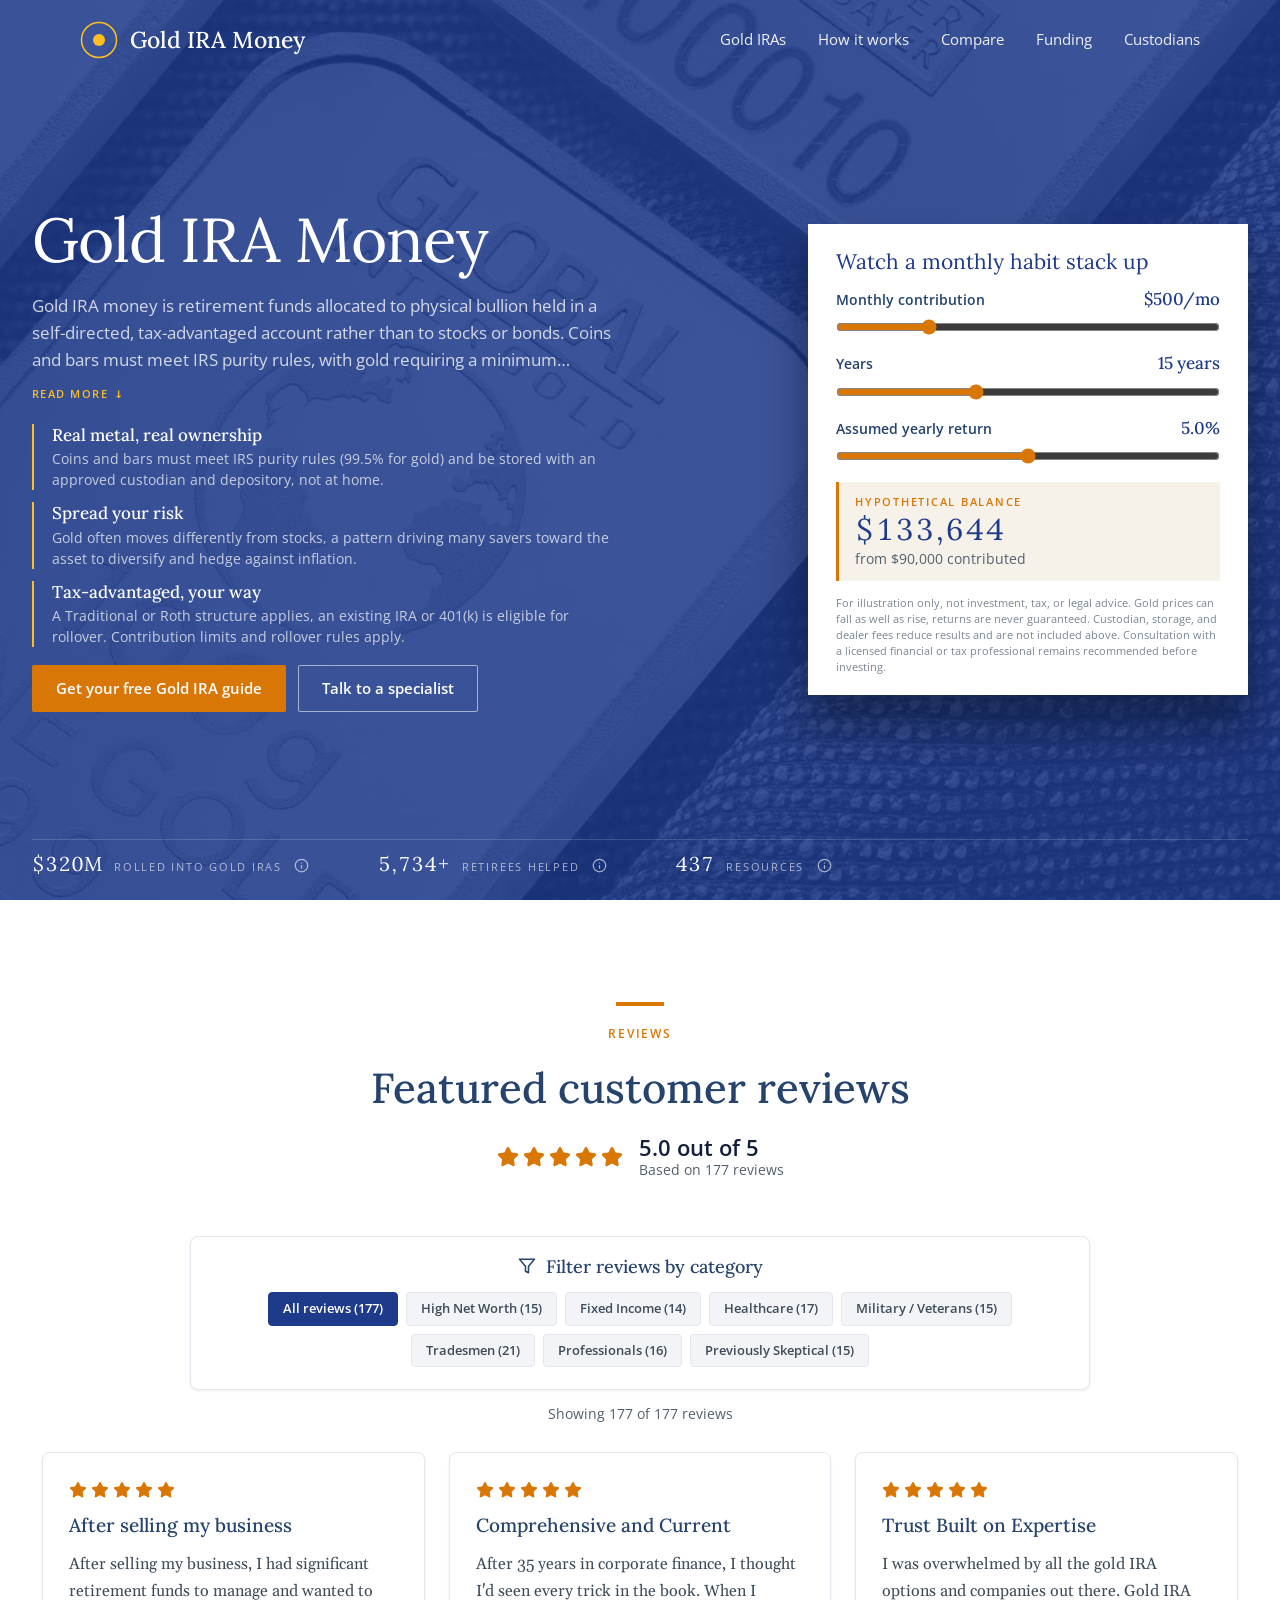
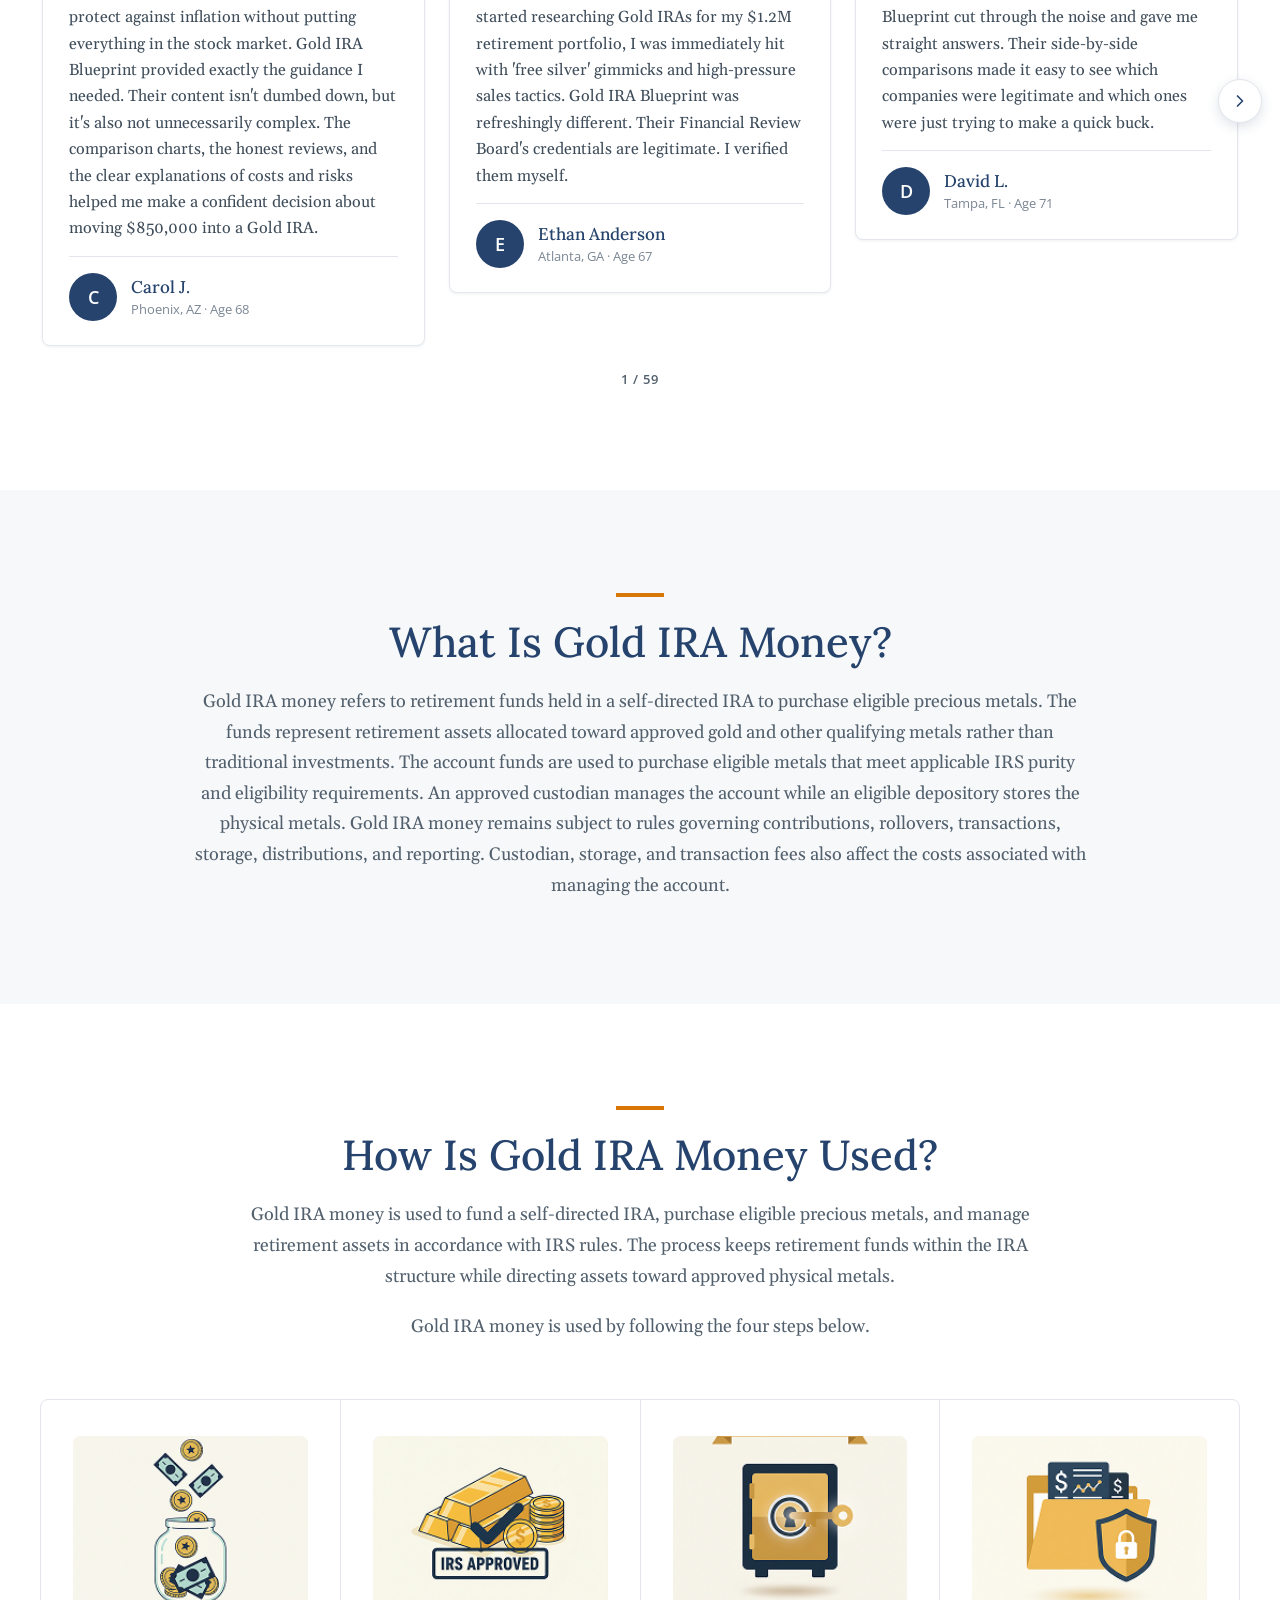
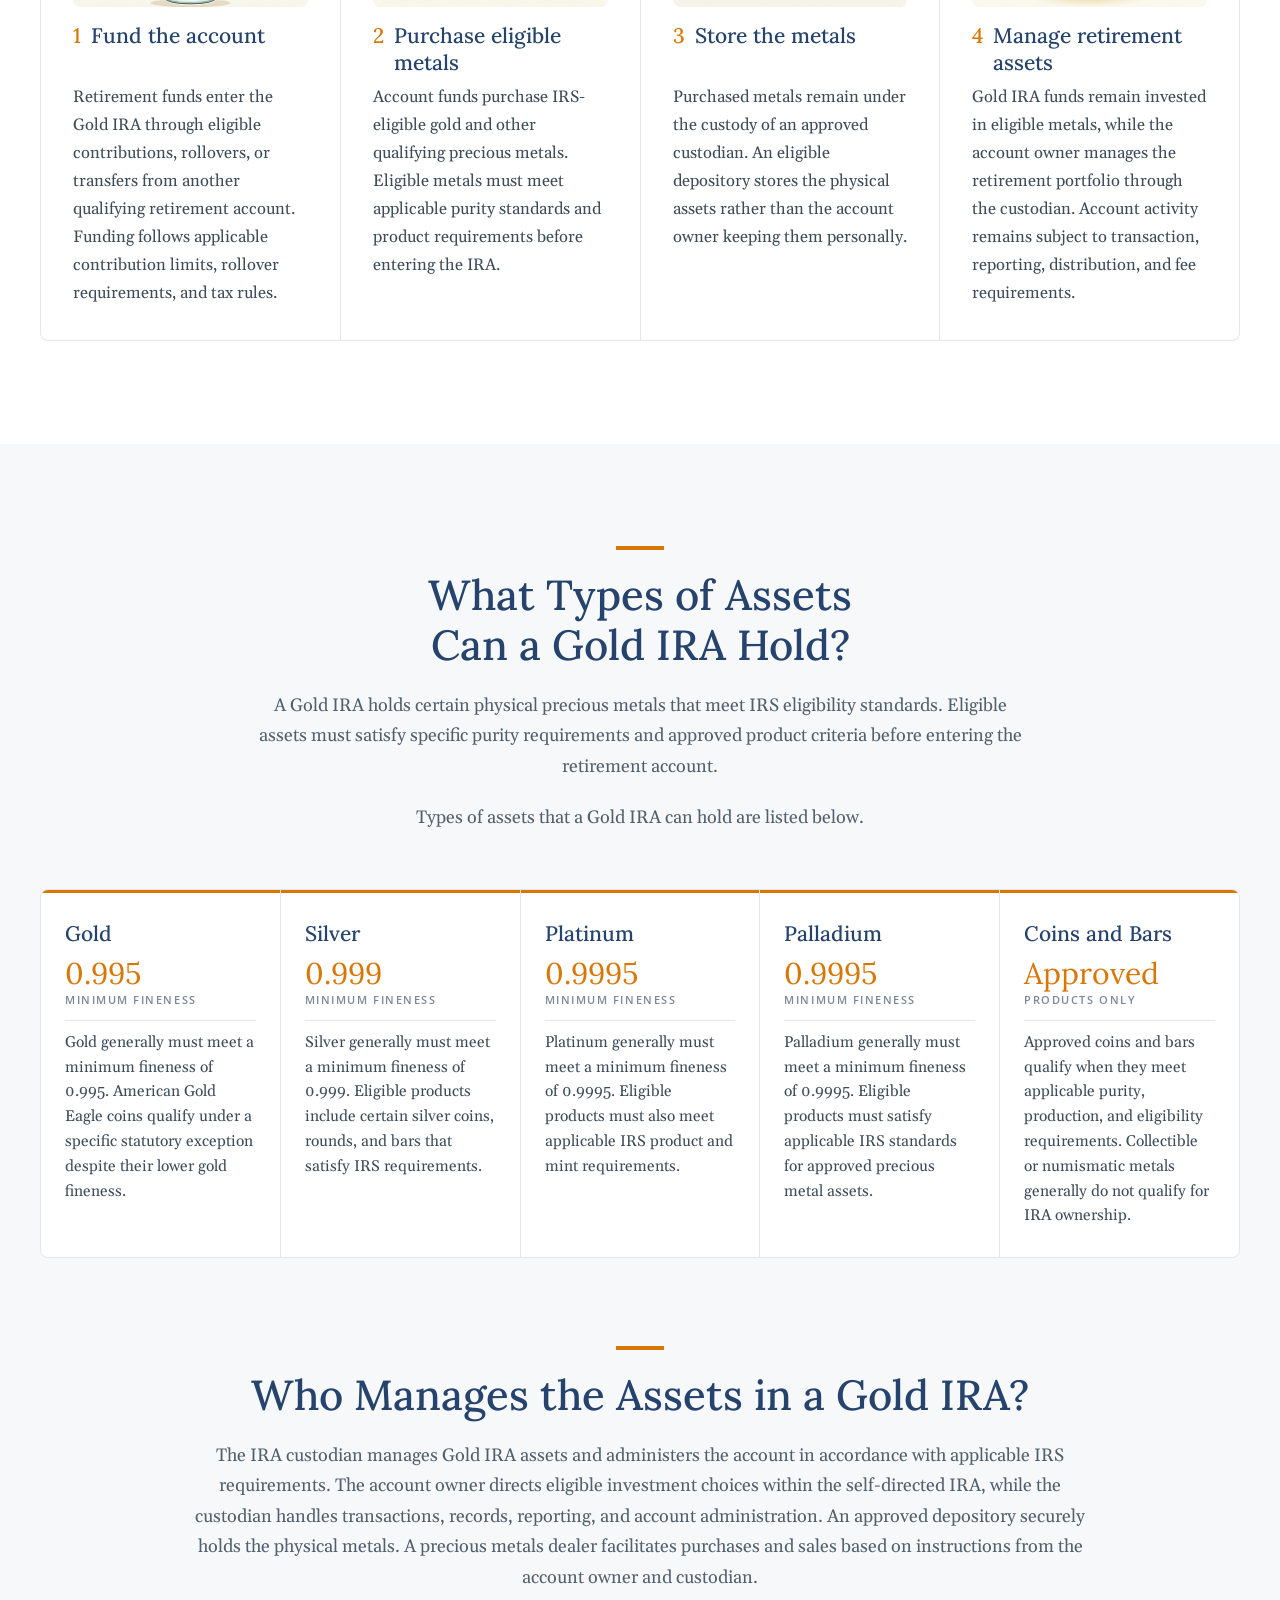
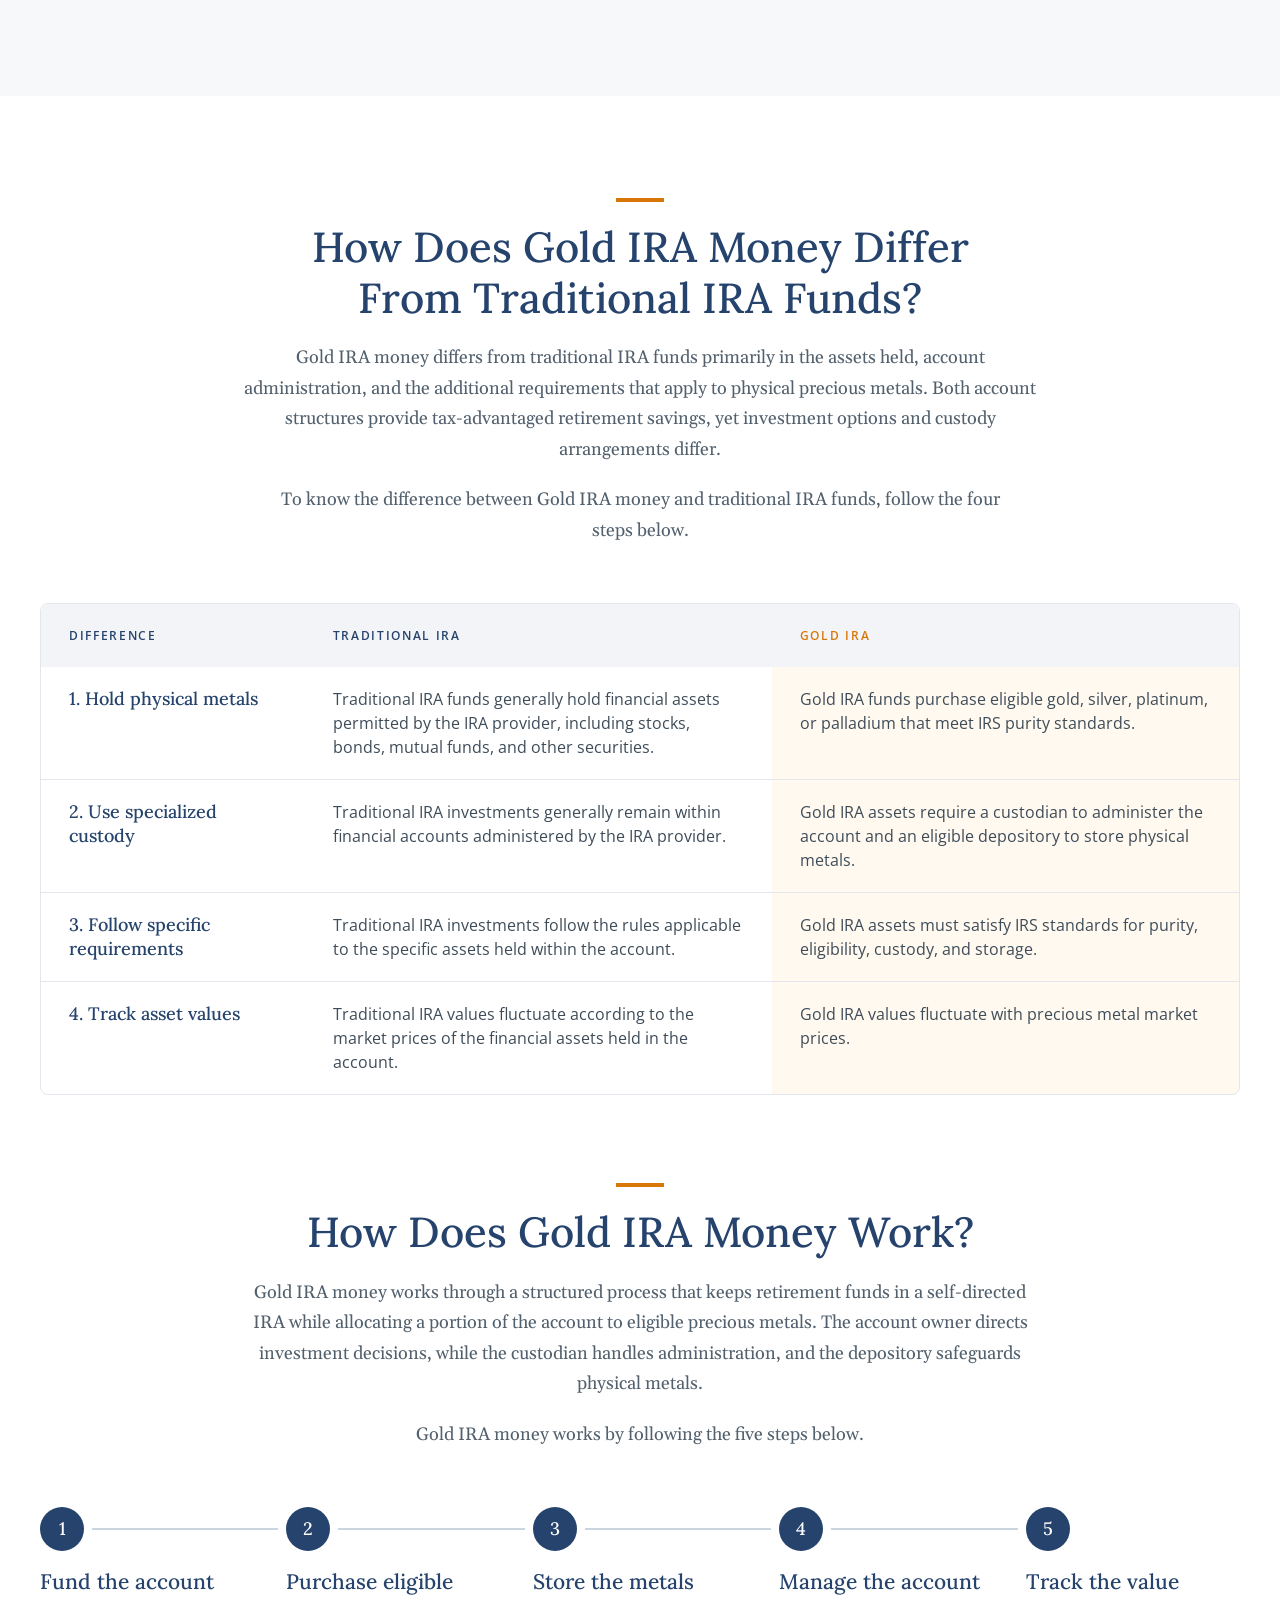
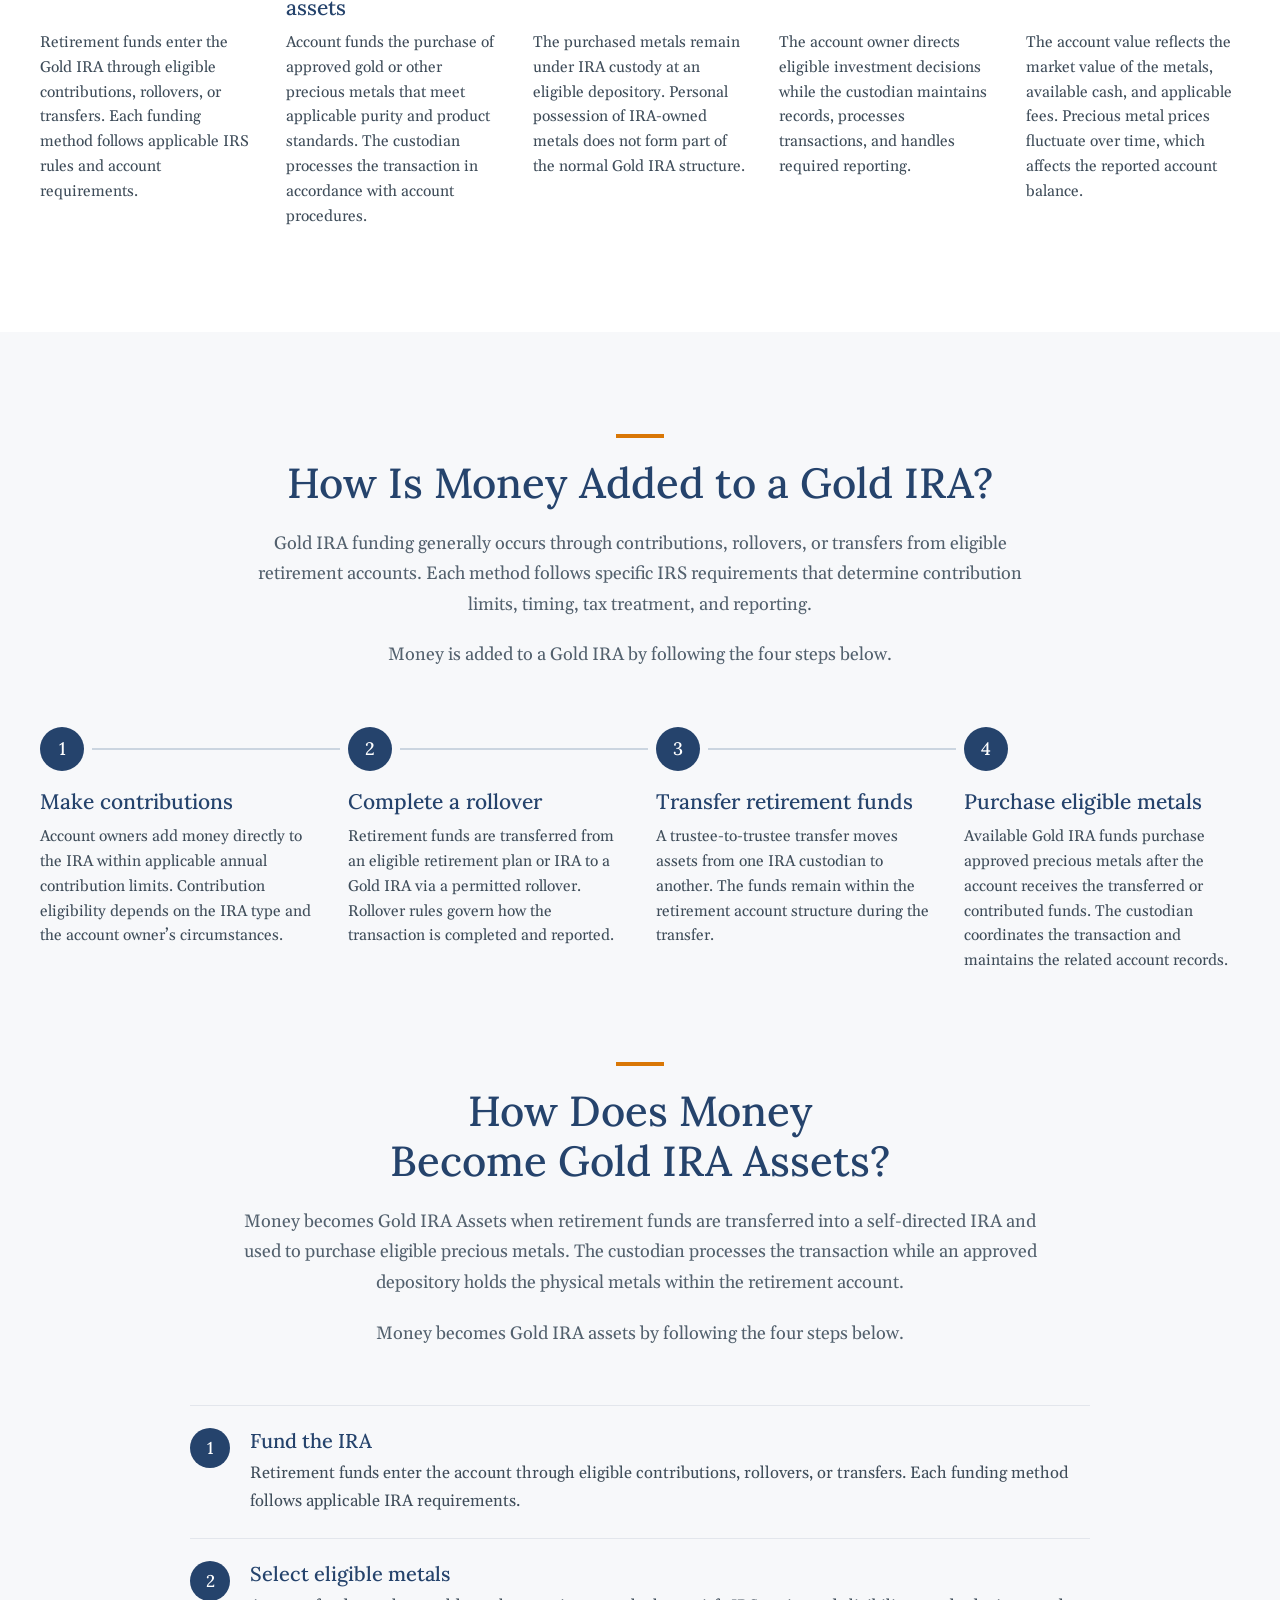
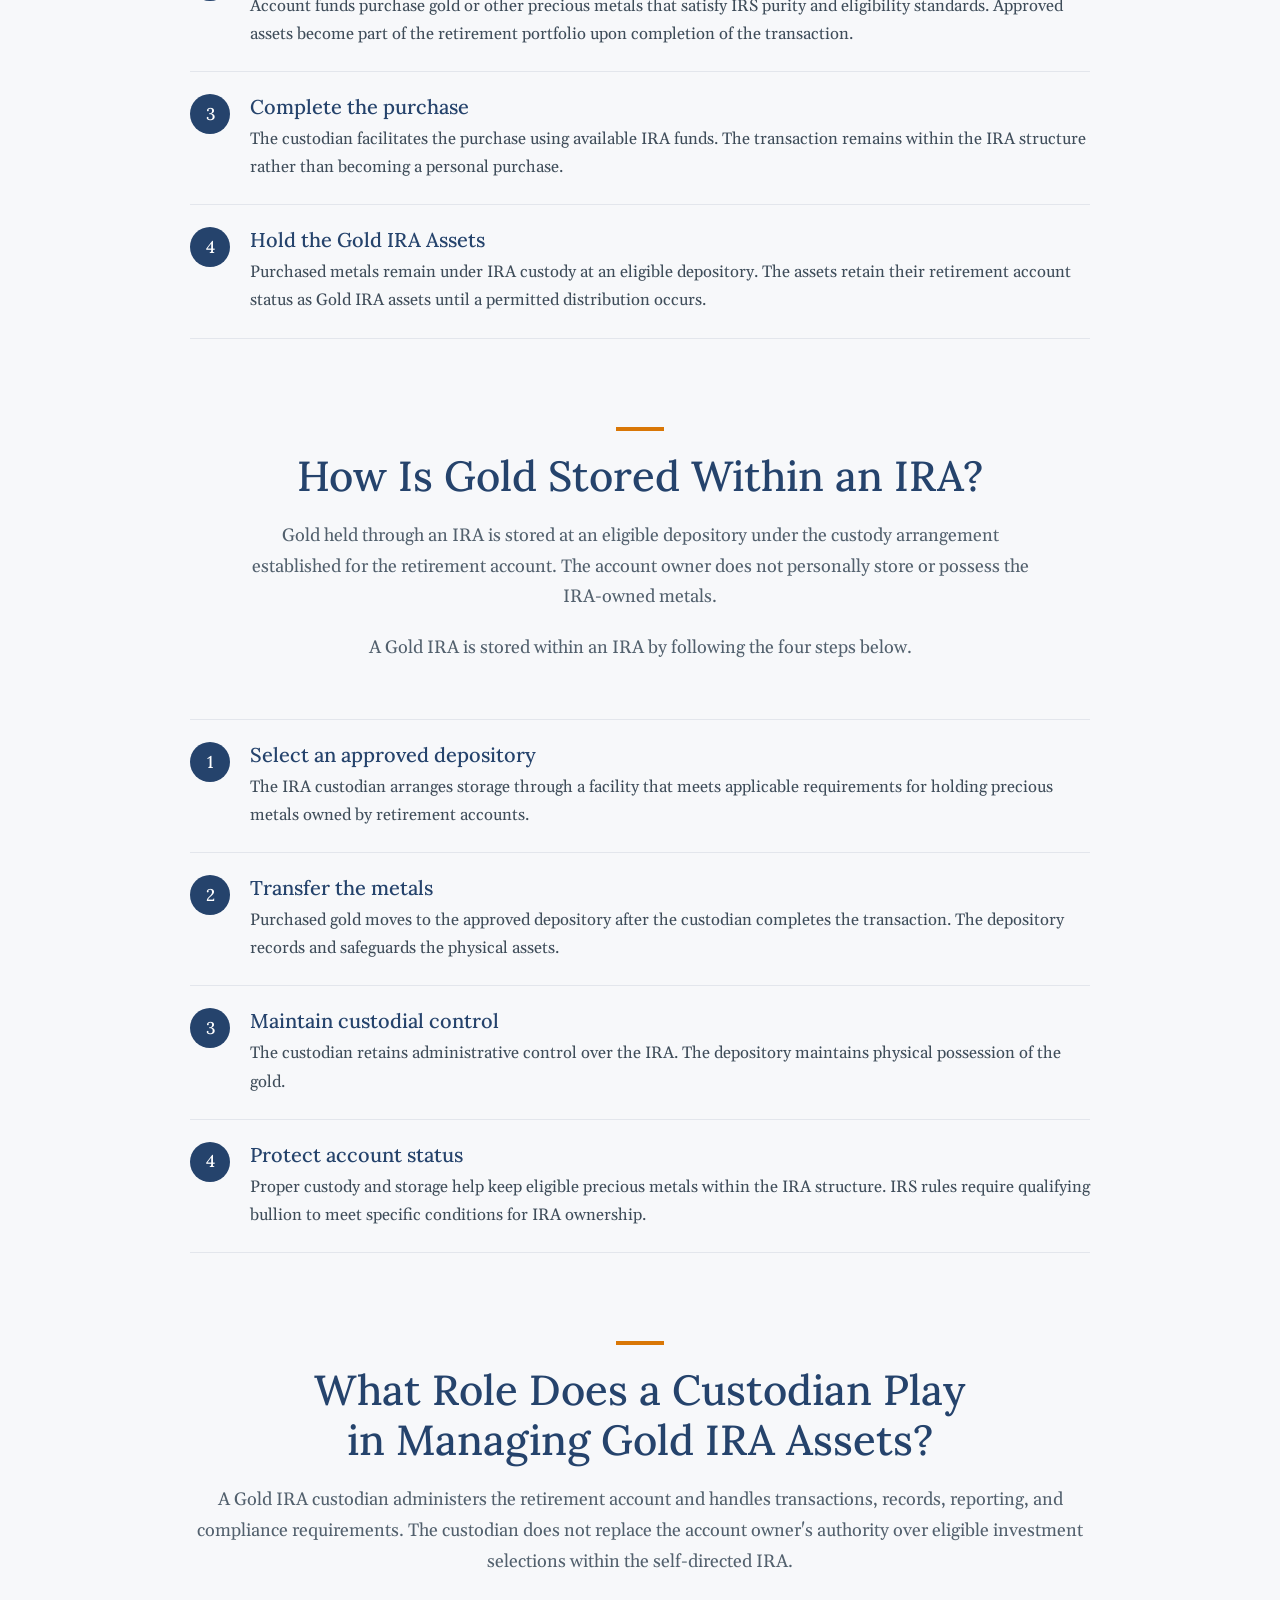
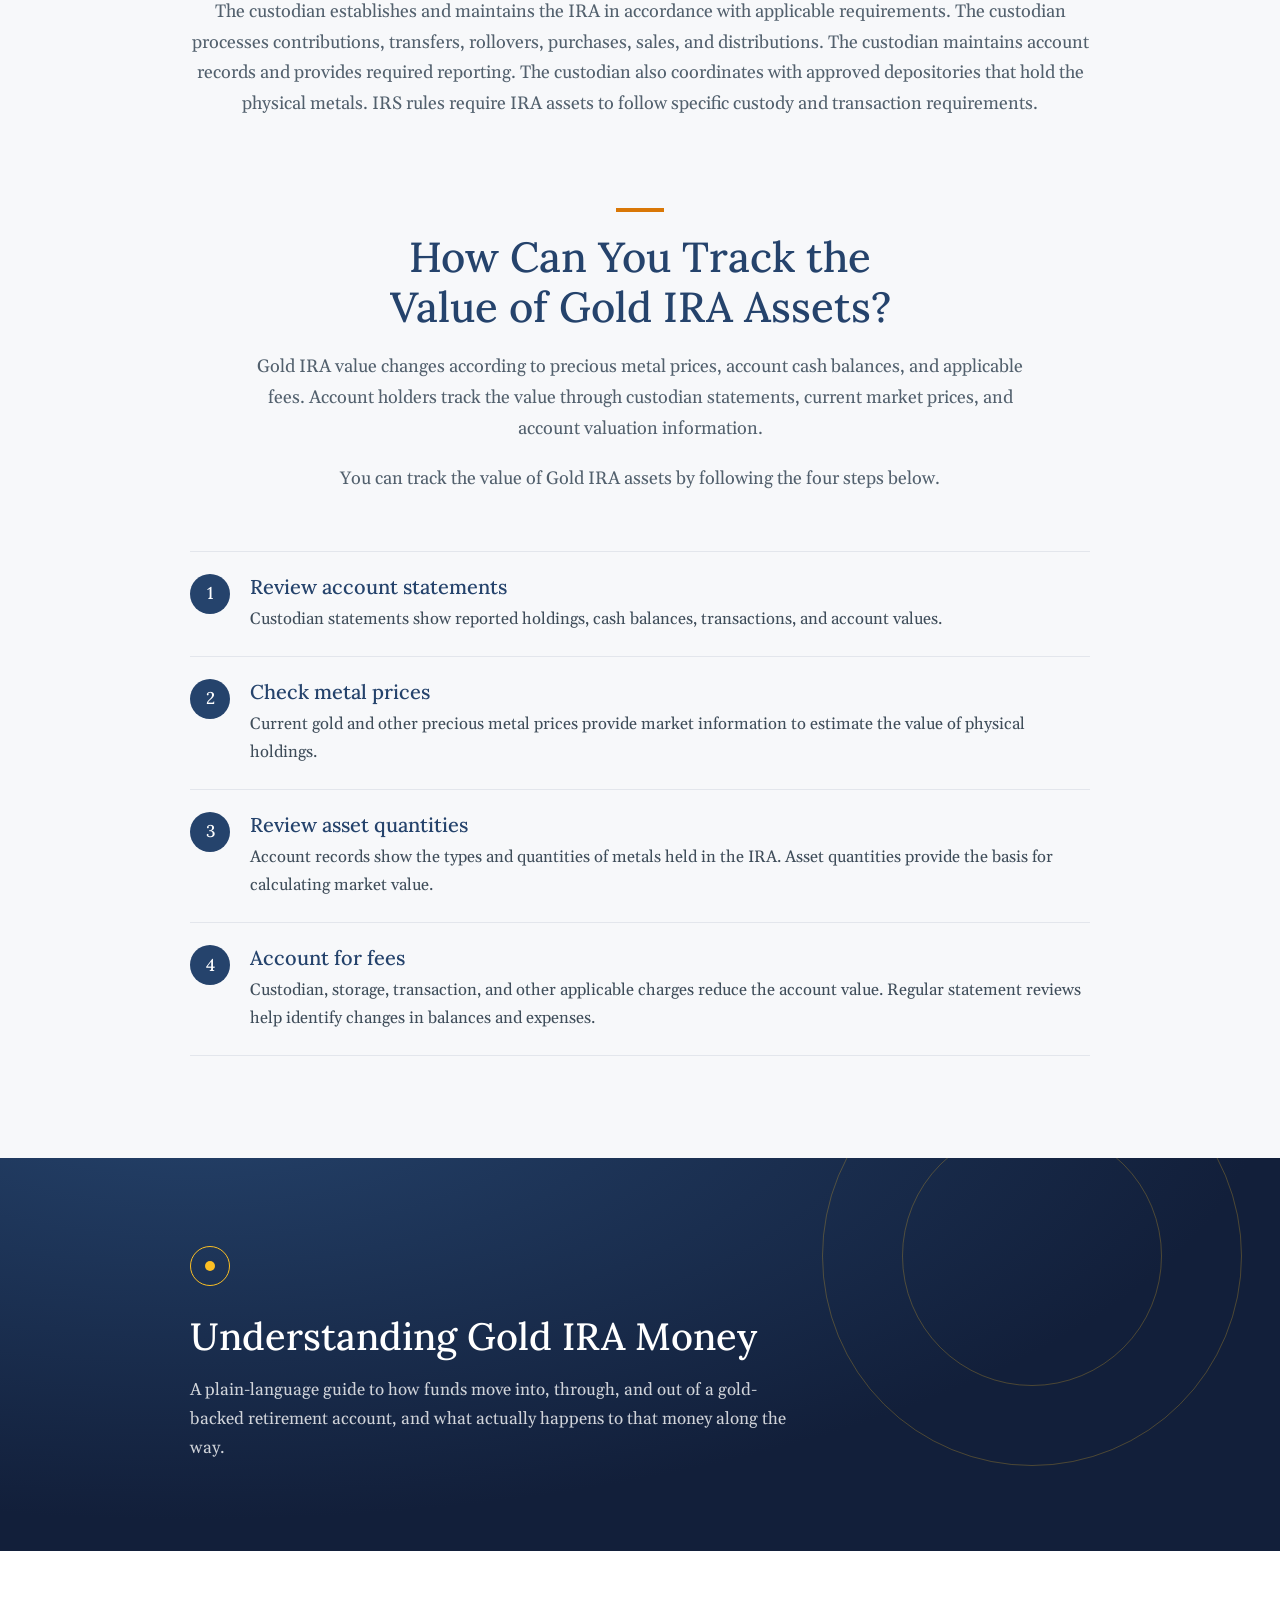
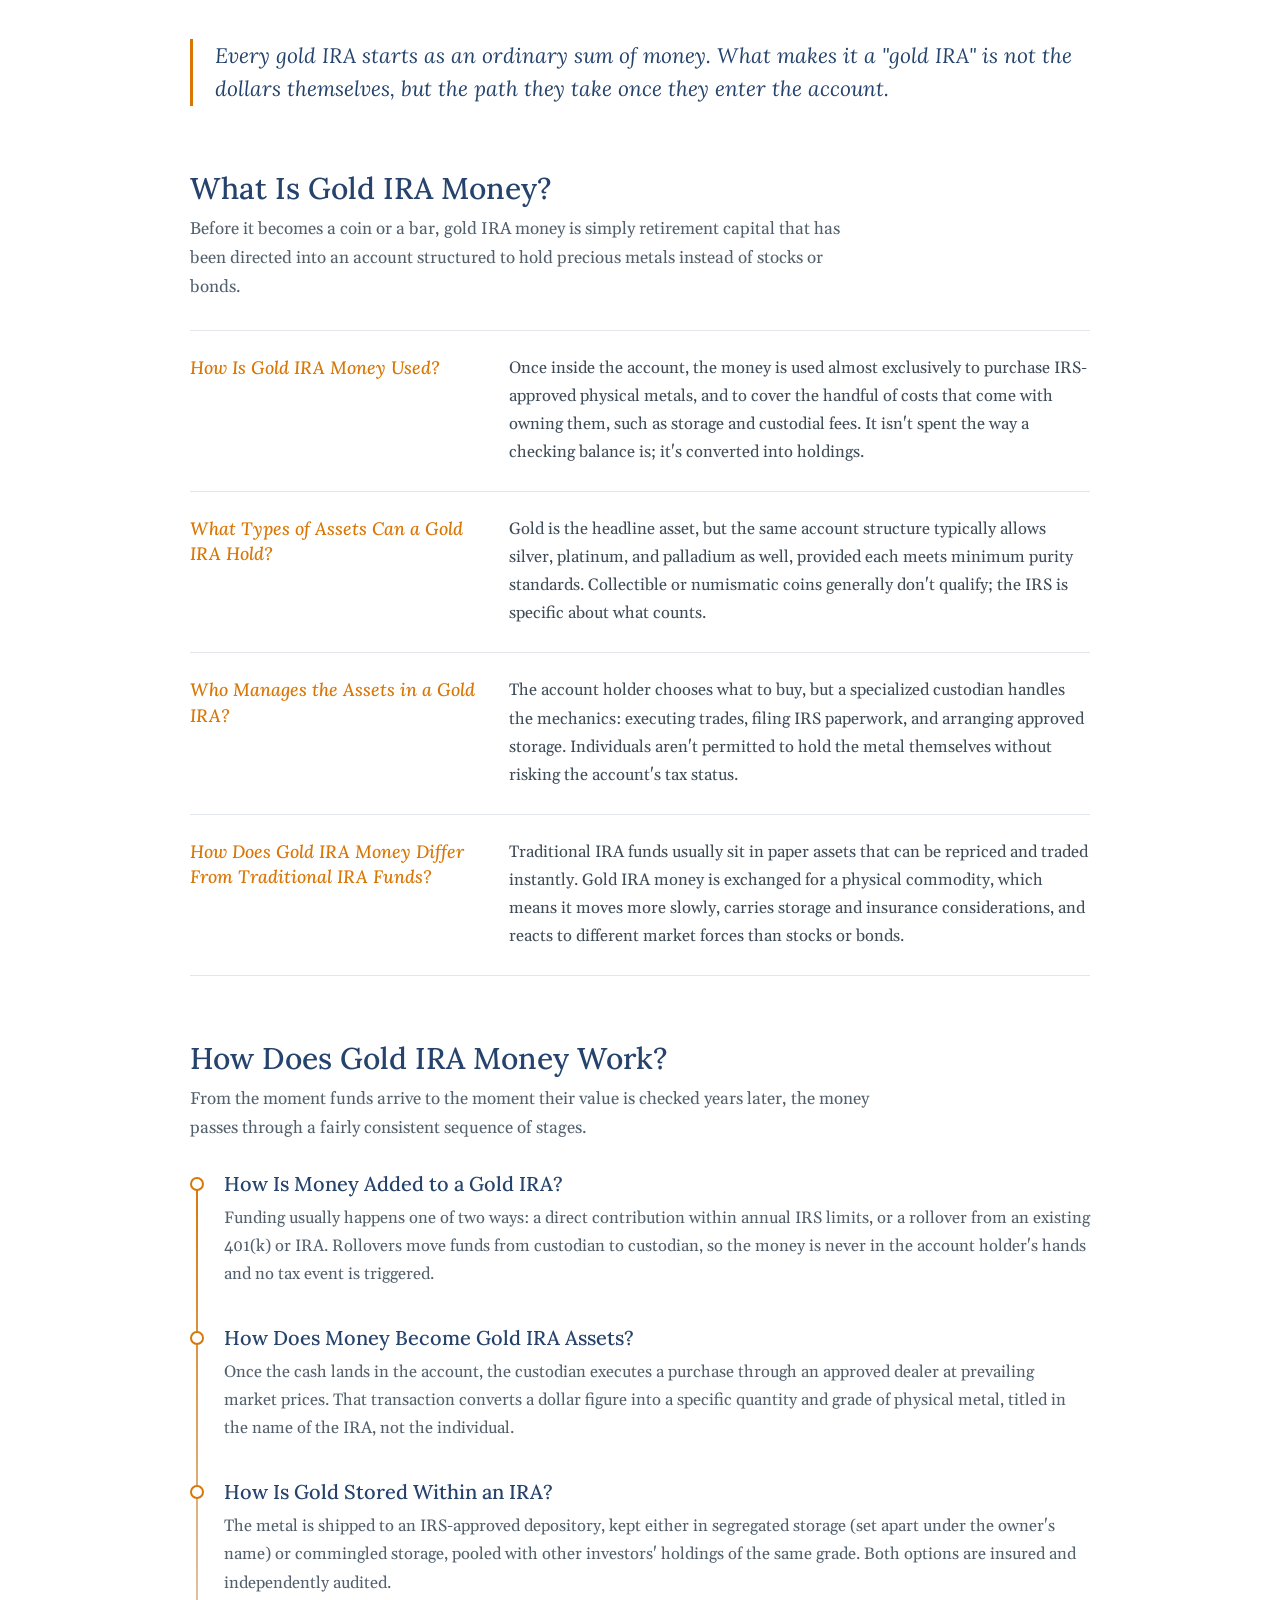
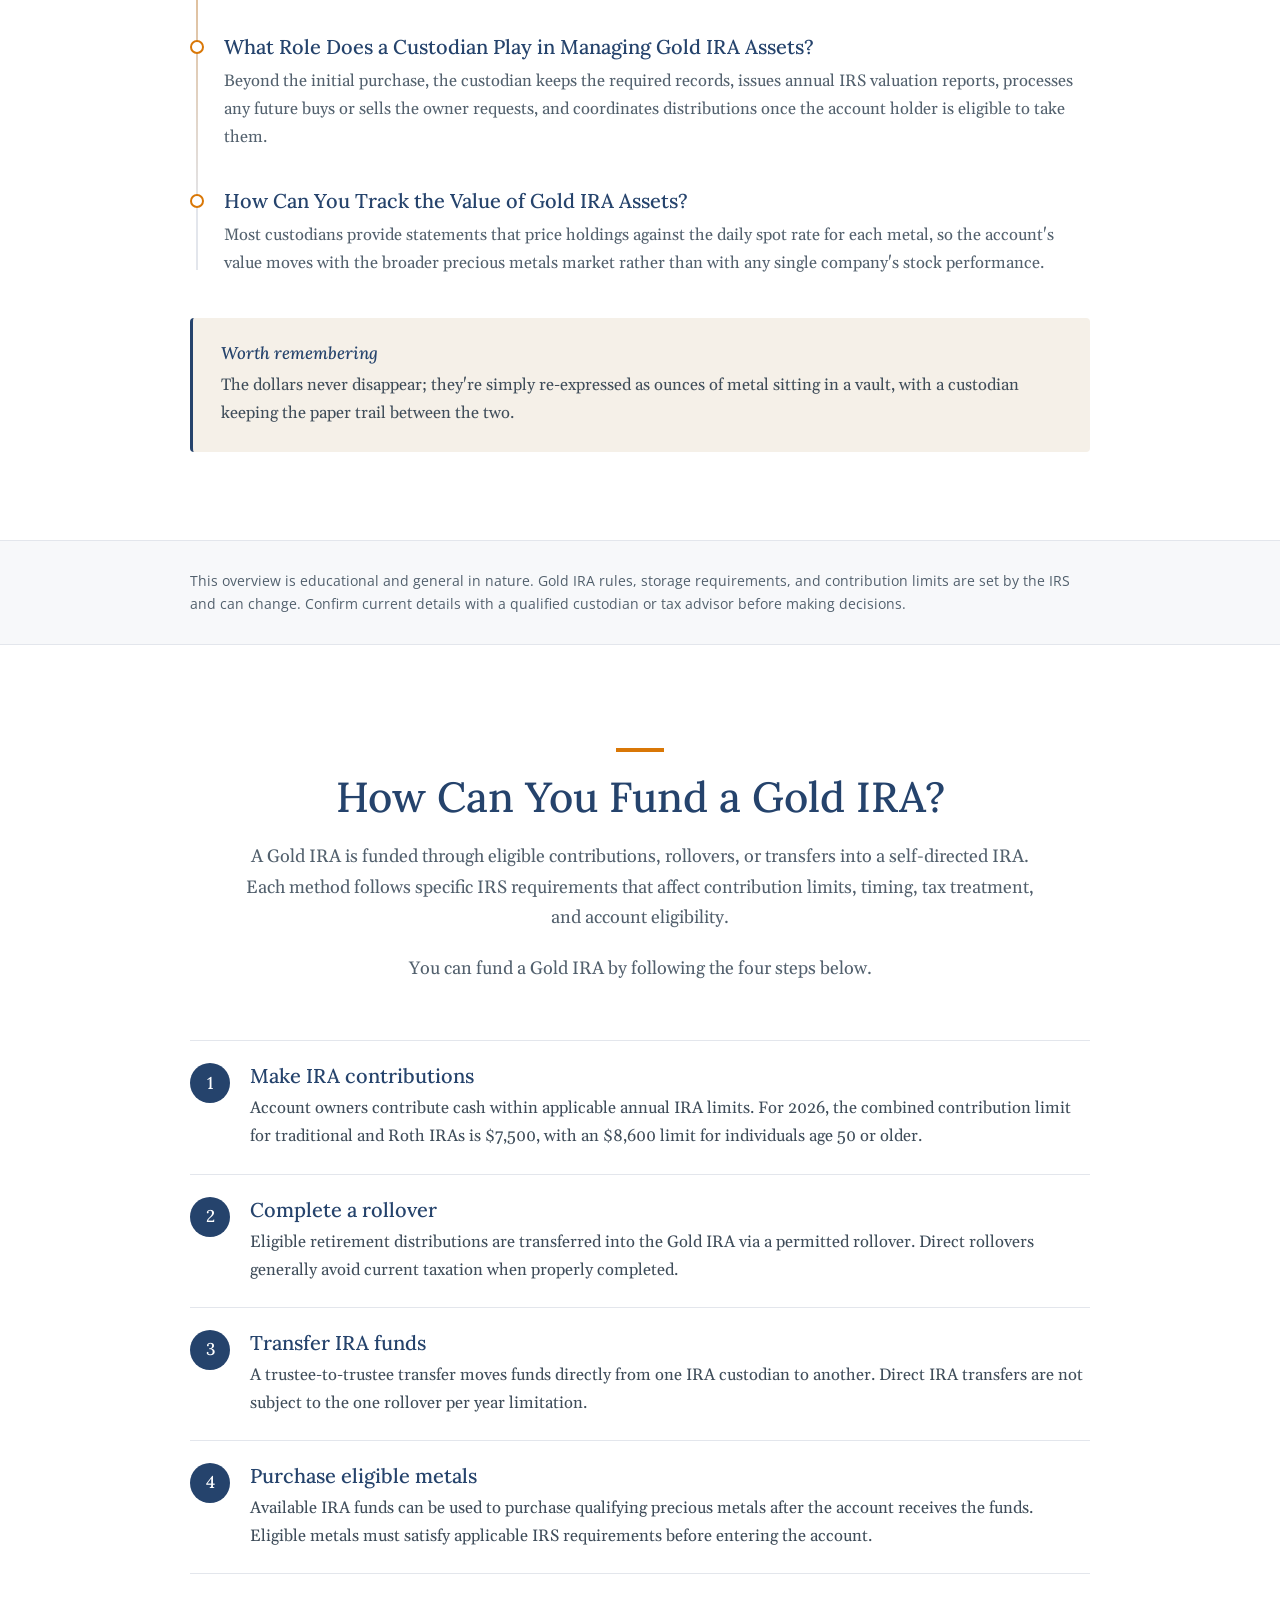
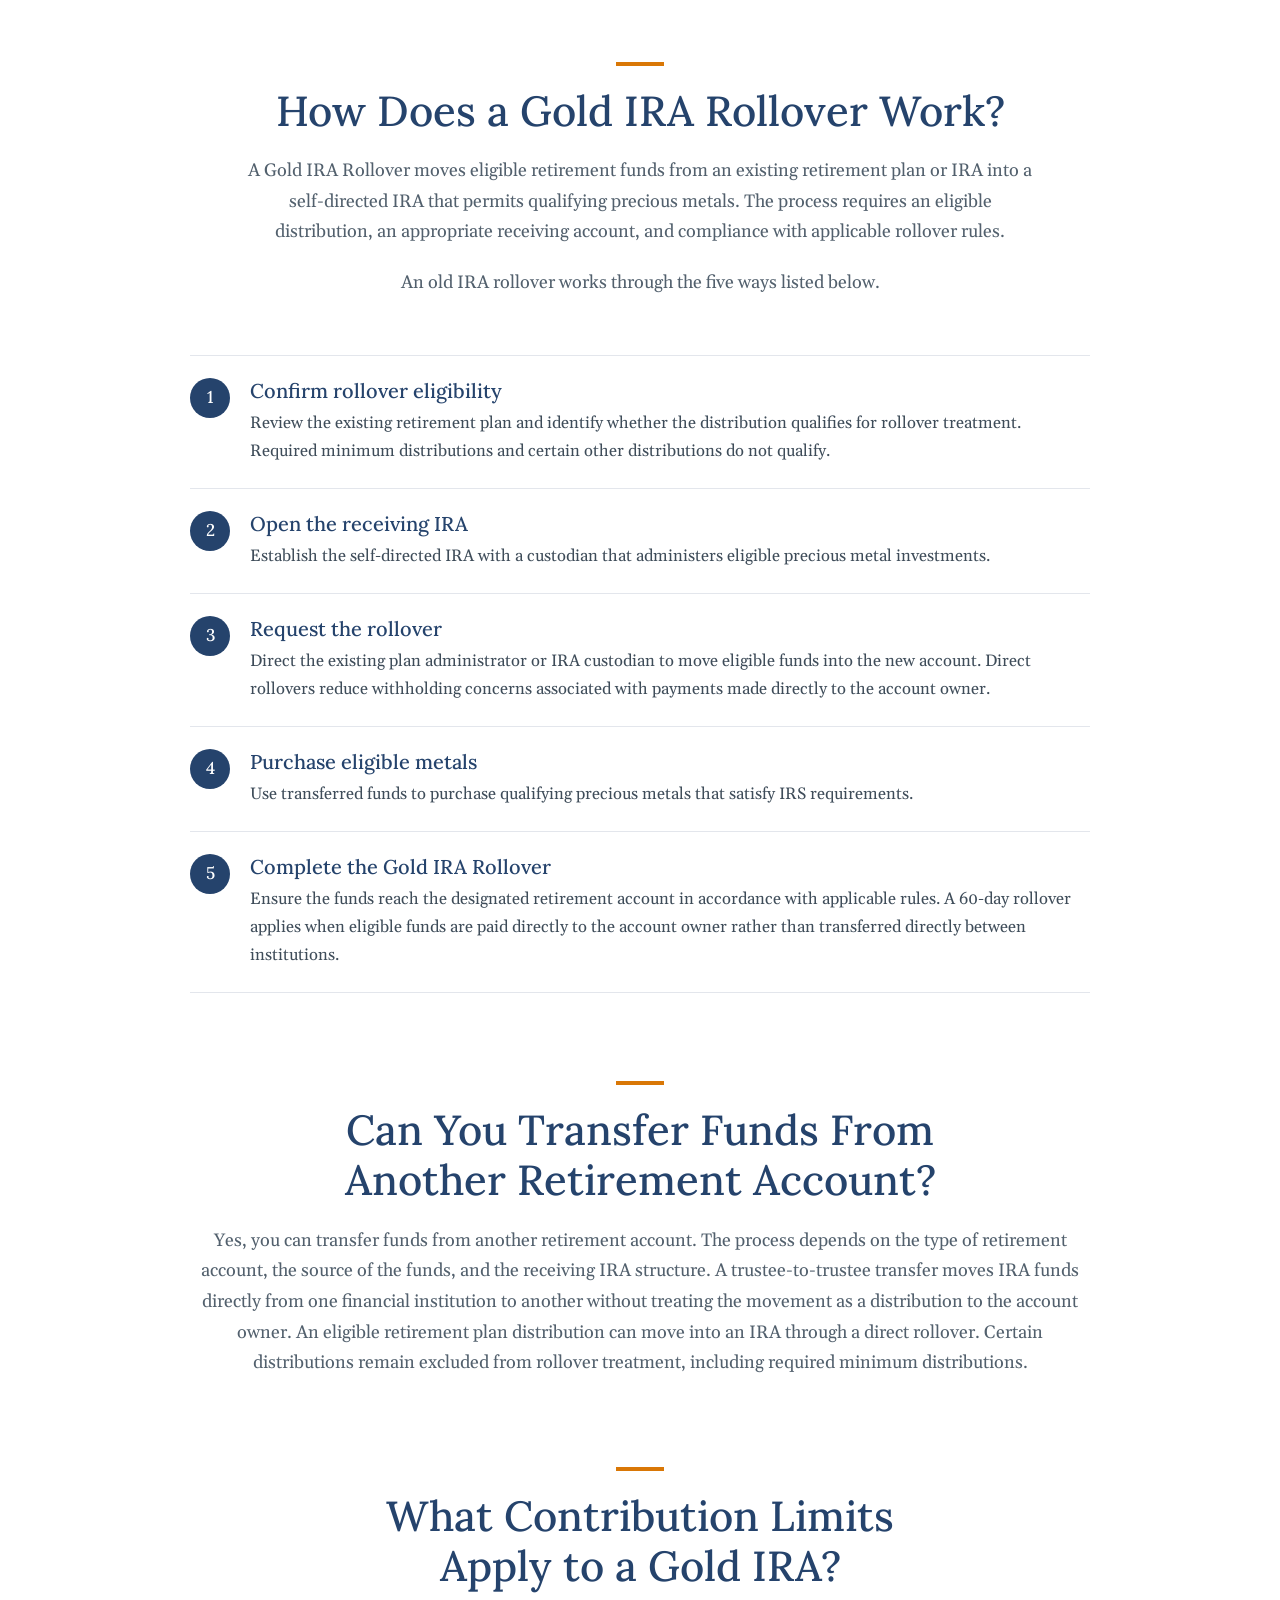
<file: index.html>
<!doctype html>
<html lang="en">
<head>
  <meta charset="utf-8">
  <meta name="viewport" content="width=device-width, initial-scale=1">
  <title>Gold IRA Money | Fact-checked Gold IRA information for retirees</title>
  <meta name="description" content="Non-biased, fact-checked Gold IRA information for American retirees: how Gold IRAs work, how we compare companies, and a free checklist guide.">
  <meta name="theme-color" content="#1e3a8a">
  <meta property="og:type" content="website">
  <meta property="og:title" content="Gold IRA Blueprint">
  <meta property="og:description" content="Fact-checked Gold IRA information from our team of experts and non-biased reviewers.">
  <meta property="og:image" content="images/hero-gold-bars.jpg">
  <link rel="icon" href="data:image/svg+xml,%3Csvg xmlns='http://www.w3.org/2000/svg' viewBox='0 0 38 38'%3E%3Ccircle cx='19' cy='19' r='17' fill='%231e3a8a' stroke='%23fbbf24' stroke-width='2'/%3E%3Ccircle cx='19' cy='19' r='6' fill='%23fbbf24'/%3E%3C/svg%3E">

  <link rel="preconnect" href="https://fonts.googleapis.com">
  <link rel="preconnect" href="https://fonts.gstatic.com" crossorigin>
  <link href="https://fonts.googleapis.com/css2?family=Gelasio:wght@400&family=Lora:wght@400;500&family=Open+Sans:wght@400;600;700&display=swap" rel="stylesheet">
  <link rel="preload" as="image" href="images/hero-gold-bars.jpg" media="(min-width: 1025px)">
  <link rel="preload" as="image" href="images/hero-gold-bars-1024.jpg" media="(max-width: 1024px)">

  <link rel="stylesheet" href="css/styles.css">
</head>
<body>

  <!-- Icon sprite (Lucide icons, ISC license) -->
  <svg xmlns="http://www.w3.org/2000/svg" hidden>
    <symbol id="i-mark" viewBox="0 0 38 38"><circle cx="19" cy="19" r="17.5" fill="none" stroke="#fbbf24" stroke-width="1.5"/><circle cx="19" cy="19" r="6" fill="#fbbf24"/></symbol>
    <symbol id="i-shield" viewBox="0 0 24 24"><path d="M20 13c0 5-3.5 7.5-7.66 8.95a1 1 0 0 1-.67-.01C7.5 20.5 4 18 4 13V6a1 1 0 0 1 1-1c2 0 4.5-1.2 6.24-2.72a1.17 1.17 0 0 1 1.52 0C14.51 3.81 17 5 19 5a1 1 0 0 1 1 1z"/><path d="m9 12 2 2 4-4"/></symbol>
    <symbol id="i-handshake" viewBox="0 0 24 24"><path d="m11 17 2 2a1 1 0 1 0 3-3"/><path d="m14 14 2.5 2.5a1 1 0 1 0 3-3l-3.88-3.88a3 3 0 0 0-4.24 0l-.88.88a1 1 0 1 1-3-3l2.81-2.81a5.79 5.79 0 0 1 7.06-.87l.47.28a2 2 0 0 0 1.42.25L21 4"/><path d="m21 3 1 11h-2"/><path d="M3 3 2 14l6.5 6.5a1 1 0 1 0 3-3"/><path d="M3 4h8"/></symbol>
    <symbol id="i-banknote" viewBox="0 0 24 24"><rect width="20" height="12" x="2" y="6" rx="2"/><circle cx="12" cy="12" r="2"/><path d="M6 12h.01M18 12h.01"/></symbol>
    <symbol id="i-star" viewBox="0 0 24 24"><path d="M11.53 2.3a.53.53 0 0 1 .94 0l2.31 4.68a2.12 2.12 0 0 0 1.6 1.16l5.16.76a.53.53 0 0 1 .3.9l-3.74 3.64a2.12 2.12 0 0 0-.61 1.88l.88 5.14a.53.53 0 0 1-.77.56l-4.62-2.43a2.12 2.12 0 0 0-1.97 0L6.4 21.01a.53.53 0 0 1-.77-.56l.88-5.14a2.12 2.12 0 0 0-.61-1.88L2.16 9.8a.53.53 0 0 1 .3-.9l5.16-.76a2.12 2.12 0 0 0 1.6-1.16z"/></symbol>
    <symbol id="i-user" viewBox="0 0 24 24"><circle cx="12" cy="8" r="5"/><path d="M20 21a8 8 0 0 0-16 0"/></symbol>
    <symbol id="i-filter" viewBox="0 0 24 24"><path d="M22 3H2l8 9.46V19l4 2v-8.54z"/></symbol>
    <symbol id="i-check" viewBox="0 0 24 24"><path d="M20 6 9 17l-5-5"/></symbol>
    <symbol id="i-chevron" viewBox="0 0 24 24"><path d="m9 18 6-6-6-6"/></symbol>
    <symbol id="i-menu" viewBox="0 0 24 24"><path d="M4 6h16M4 12h16M4 18h16"/></symbol>
    <symbol id="i-close" viewBox="0 0 24 24"><path d="M18 6 6 18M6 6l12 12"/></symbol>
    <symbol id="i-info" viewBox="0 0 24 24"><circle cx="12" cy="12" r="10"/><path d="M12 16v-4M12 8h.01"/></symbol>
  </svg>

  <a class="skip-link" href="#main">Skip to content</a>

  <!-- ===================== HEADER ===================== -->
  <header class="site-header" id="site-header">
    <div class="site-header__inner">
      <a class="brand" href="#top" aria-label="Gold IRA Blueprint, back to top">
        <svg class="brand__mark" aria-hidden="true"><use href="#i-mark"/></svg>
        <span class="brand__name">Gold IRA Money</span>
      </a>
      <button class="nav-toggle" type="button" aria-expanded="false" aria-controls="site-nav" aria-label="Open menu">
        <svg class="icon" aria-hidden="true"><use href="#i-menu"/></svg>
      </button>
      <nav class="site-nav" id="site-nav" aria-label="On this page">
        <ul class="site-nav__list" role="list">
          <li><a href="#what-is">Gold IRAs</a></li>
          <li><a href="#how-it-works">How it works</a></li>
          <li><a href="#gold-vs-traditional">Compare</a></li>
          <li><a href="#fund-gold-ira">Funding</a></li>
          <li><a href="#custodian-services">Custodians</a></li>
        </ul>
      </nav>
    </div>
  </header>

  <main id="main">

    <!-- ===================== HERO + GROWTH CALCULATOR ===================== -->
    <section class="hero" id="top" aria-labelledby="hero-title">
      <div class="container hero__container hero__main">
        <div class="hero__copy">
          <!-- <p class="hero__eyebrow">Independent · Fact-checked</p> -->
          <h1 class="hero__title" id="hero-title">Gold IRA Money</h1>
          <p class="hero__lede clamp" id="hero-lede">Gold IRA money is retirement funds allocated to physical bullion held in a self-directed, tax-advantaged account rather than to stocks or bonds. Coins and bars must meet IRS purity rules, with gold requiring a minimum fineness of 99.5%, and be stored with an approved custodian and depository rather than at home. Gold often moves differently from stocks, a pattern driving many savers toward the asset to diversify and hedge against inflation. Account structure follows a Traditional or Roth format, an existing IRA or 401(k) eligible for rollover, and contribution limits and rollover rules apply based on the structure chosen.</p>
          <button class="read-more read-more--on-dark" type="button" data-readmore="hero-lede" aria-controls="hero-lede" aria-expanded="false"><span>Read more</span><span aria-hidden="true">↓</span></button>
          <ul class="hero__points" role="list">
            <li>
              <p class="hero__point-title">Real metal, real ownership</p>
              <p class="hero__point-text">Coins and bars must meet IRS purity rules (99.5% for gold) and be stored with an approved custodian and depository, not at home.</p>
            </li>
            <li>
              <p class="hero__point-title">Spread your risk</p>
              <p class="hero__point-text">Gold often moves differently from stocks, a pattern driving many savers toward the asset to diversify and hedge against inflation.</p>
            </li>
            <li>
              <p class="hero__point-title">Tax-advantaged, your way</p>
              <p class="hero__point-text">A Traditional or Roth structure applies, an existing IRA or 401(k) is eligible for rollover. Contribution limits and rollover rules apply.</p>
            </li>
          </ul>
          <div class="hero__actions">
            <a class="btn btn--primary" href="#footer-guide">Get your free Gold IRA guide</a>
            <!-- TODO: point to the real specialist booking flow; opens the Contact Us dialog for now -->
            <button class="btn btn--outline-light" type="button" data-policy="Contact Us">Talk to a specialist</button>
          </div>
        </div>

        <form class="calc" id="growth-calc" aria-labelledby="calc-title">
          <p class="calc__title" id="calc-title">Watch a monthly habit stack up</p>
          <div class="calc__field">
            <label class="calc__label" for="calc-monthly">Monthly contribution</label>
            <output class="calc__value" for="calc-monthly" id="calc-monthly-out">$500/mo</output>
            <input class="calc__range" id="calc-monthly" name="monthly" type="range" min="50" max="2000" step="50" value="500">
          </div>
          <div class="calc__field">
            <label class="calc__label" for="calc-years">Years</label>
            <output class="calc__value" for="calc-years" id="calc-years-out">15 years</output>
            <input class="calc__range" id="calc-years" name="years" type="range" min="1" max="40" step="1" value="15">
          </div>
          <div class="calc__field">
            <label class="calc__label" for="calc-rate">Assumed yearly return</label>
            <output class="calc__value" for="calc-rate" id="calc-rate-out">5.0%</output>
            <input class="calc__range" id="calc-rate" name="rate" type="range" min="0" max="10" step="0.5" value="5">
          </div>
          <div class="calc__result" aria-live="polite">
            <p class="calc__result-label">Hypothetical balance</p>
            <p class="calc__balance" id="calc-balance">$133,644</p>
            <p class="calc__contributed">from <span id="calc-contributed">$90,000</span> contributed</p>
          </div>
          <p class="calc__disclaimer">For illustration only, not investment, tax, or legal advice. Gold prices can fall as well as rise, returns are never guaranteed. Custodian, storage, and dealer fees reduce results and are not included above. Consultation with a licensed financial or tax professional remains recommended before investing.</p>
        </form>
      </div>

      <div class="container hero__container">
        <!-- TODO: tooltip copy is placeholder; replace with client-approved explanations and sources -->
        <ul class="hero__stats" role="list">
          <li>
            <strong>$320M</strong><span>rolled into Gold IRAs</span>
            <span class="stat-tip">
              <button class="stat-tip__btn" type="button" aria-label="About $320M rolled into Gold IRAs" aria-describedby="stat-tip-rolled" aria-expanded="false"><svg class="icon" aria-hidden="true"><use href="#i-info"/></svg></button>
              <span class="stat-tip__bubble" role="tooltip" id="stat-tip-rolled">Placeholder: how this total is calculated and the date it was last updated.</span>
            </span>
          </li>
          <li>
            <strong>5,734+</strong><span>retirees helped</span>
            <span class="stat-tip">
              <button class="stat-tip__btn" type="button" aria-label="About 5,734+ retirees helped" aria-describedby="stat-tip-retirees" aria-expanded="false"><svg class="icon" aria-hidden="true"><use href="#i-info"/></svg></button>
              <span class="stat-tip__bubble" role="tooltip" id="stat-tip-retirees">Placeholder: what counts as a retiree helped and where the number comes from.</span>
            </span>
          </li>
          <li>
            <strong>437</strong><span>resources</span>
            <span class="stat-tip">
              <button class="stat-tip__btn" type="button" aria-label="About 437 resources" aria-describedby="stat-tip-resources" aria-expanded="false"><svg class="icon" aria-hidden="true"><use href="#i-info"/></svg></button>
              <span class="stat-tip__bubble" role="tooltip" id="stat-tip-resources">Placeholder: which guides, articles, and tools are counted as resources.</span>
            </span>
          </li>
        </ul>
      </div>
    </section>

    <!-- ===================== REVIEWS ===================== -->
    <!--
      Reviews are data in js/reviews.js (copied from goldirablueprint.com/reviews/) and rendered into
      #reviews-track from <template id="review-template">. Filter chips' data-filter = a review's `category`.
    -->
    <section class="section section--white" id="reviews" aria-labelledby="reviews-title">
      <div class="container">
        <div class="section-head">
          <span class="section-head__rule" aria-hidden="true"></span>
          <p class="eyebrow">Reviews</p>
          <p class="section-title" id="reviews-title">Featured customer reviews</p>
          <!-- Average and count are recalculated from the cards by JS; this is the no-JS fallback -->
          <div class="rating-summary">
            <span class="rating-summary__stars" aria-hidden="true"><svg class="icon" aria-hidden="true"><use href="#i-star"/></svg><svg class="icon" aria-hidden="true"><use href="#i-star"/></svg><svg class="icon" aria-hidden="true"><use href="#i-star"/></svg><svg class="icon" aria-hidden="true"><use href="#i-star"/></svg><svg class="icon" aria-hidden="true"><use href="#i-star"/></svg></span>
            <p><strong class="rating-summary__score" id="reviews-average">5.0 out of 5</strong>
              <span class="rating-summary__count">Based on <span id="reviews-total">177</span> reviews</span></p>
          </div>
        </div>

        <div class="review-filter" role="group" aria-labelledby="review-filter-title">
          <p class="review-filter__title" id="review-filter-title">
            <svg class="icon" aria-hidden="true"><use href="#i-filter"/></svg>
            Filter reviews by category
          </p>
          <div class="review-filter__chips">
            <button class="chip" type="button" data-filter="all" aria-pressed="true">All reviews</button>
            <button class="chip" type="button" data-filter="high-net-worth" aria-pressed="false">High Net Worth</button>
            <button class="chip" type="button" data-filter="modest-income" aria-pressed="false">Fixed Income</button>
            <button class="chip" type="button" data-filter="healthcare" aria-pressed="false">Healthcare</button>
            <button class="chip" type="button" data-filter="military" aria-pressed="false">Military / Veterans</button>
            <button class="chip" type="button" data-filter="blue-collar" aria-pressed="false">Tradesmen</button>
            <button class="chip" type="button" data-filter="professional" aria-pressed="false">Professionals</button>
            <button class="chip" type="button" data-filter="skeptical" aria-pressed="false">Previously Skeptical</button>
          </div>
        </div>
        <p class="review-filter__status" id="reviews-status" aria-live="polite">Showing 177 of 177 reviews</p>

        <div class="carousel" role="region" aria-roledescription="carousel" aria-label="Customer reviews">
          <button class="carousel__arrow carousel__arrow--prev" type="button" id="reviews-prev" aria-label="Previous reviews">
            <svg class="icon" aria-hidden="true"><use href="#i-chevron"/></svg>
          </button>
          <ul class="carousel__track reviews" id="reviews-track" role="list" tabindex="0" aria-label="Reviews, scroll horizontally"></ul>
          <button class="carousel__arrow carousel__arrow--next" type="button" id="reviews-next" aria-label="Next reviews">
            <svg class="icon" aria-hidden="true"><use href="#i-chevron"/></svg>
          </button>
        </div>
        <div class="carousel__dots" id="reviews-dots" role="group" aria-label="Review pages"></div>
        <p class="carousel__counter" id="reviews-counter" hidden></p>
        <noscript><p class="review-filter__status">Customer reviews need JavaScript to display.</p></noscript>

        <template id="review-template">
          <li class="reviews__item">
            <figure class="review">
              <span class="review__stars" role="img"><svg class="icon" aria-hidden="true"><use href="#i-star"/></svg><svg class="icon" aria-hidden="true"><use href="#i-star"/></svg><svg class="icon" aria-hidden="true"><use href="#i-star"/></svg><svg class="icon" aria-hidden="true"><use href="#i-star"/></svg><svg class="icon" aria-hidden="true"><use href="#i-star"/></svg></span>
              <p class="review__title"></p>
              <blockquote class="review__quote"><p></p></blockquote>
              <figcaption class="review__author">
                <span class="review__avatar" aria-hidden="true"></span>
                <span class="review__who">
                  <span class="review__name"></span>
                  <span class="review__meta"></span>
                </span>
              </figcaption>
            </figure>
          </li>
        </template>
      </div>
    </section>

    <!-- ===================== WHAT IS A GOLD IRA ===================== -->
    <section class="section" id="what-is" aria-labelledby="what-is-title">
      <div class="container">
        <div class="section-head section-head--prose">
          <span class="section-head__rule" aria-hidden="true"></span>
          <h2 class="section-title" id="what-is-title">What Is Gold IRA Money?</h2>
          <p class="section-lede">Gold IRA money refers to retirement funds held in a self-directed IRA to purchase eligible precious metals. The funds represent retirement assets allocated toward approved gold and other qualifying metals rather than traditional investments. The account funds are used to purchase eligible metals that meet applicable IRS purity and eligibility requirements. An approved custodian manages the account while an eligible depository stores the physical metals. Gold IRA money remains subject to rules governing contributions, rollovers, transactions, storage, distributions, and reporting. Custodian, storage, and transaction fees also affect the costs associated with managing the account.</p>
        </div>

        <!-- <ul class="ruled-grid roles" role="list">
          <li class="role">
            <svg class="icon" aria-hidden="true"><use href="#i-shield"/></svg>
            <p class="kicker">Administers</p>
            <h3 class="card-title">The Custodian</h3>
            <p class="card-text">IRS-facing administrator.</p>
          </li>
          <li class="role">
            <svg class="icon" aria-hidden="true"><use href="#i-handshake"/></svg>
            <p class="kicker">Sources</p>
            <h3 class="card-title">The Dealer</h3>
            <p class="card-text">Sources approved metals.</p>
          </li>
          <li class="role">
            <svg class="icon" aria-hidden="true"><use href="#i-banknote"/></svg>
            <p class="kicker">Stores</p>
            <h3 class="card-title">The Depository</h3>
            <p class="card-text">Stores metals under IRA rules.</p>
          </li>
        </ul> -->
      </div>
    </section>

    <!-- ===================== HOW IT WORKS + SITUATION CHECK ===================== -->
    <section class="section section--white" id="how-it-works" aria-labelledby="how-title">
      <div class="container">
        <div class="section-head">
          <span class="section-head__rule" aria-hidden="true"></span>
          <h3 class="section-title" id="how-title">How Is Gold IRA Money Used?</h3>
          <p class="section-lede">Gold IRA money is used to fund a self-directed IRA, purchase eligible precious metals, and manage retirement assets in accordance with IRS rules. The process keeps retirement funds within the IRA structure while directing assets toward approved physical metals.</p>
          <p class="section-lede">Gold IRA money is used by following the four steps below.</p>
        </div>

        <ol class="ruled-grid steps" role="list">
          <li class="step">
            <div class="step__media"><img src="images/step-fund.png" alt="" width="438" height="320" loading="lazy" decoding="async"></div>
            <h4 class="card-title"><span class="step__num" aria-hidden="true">1</span> Fund the account</h4>
            <p class="card-text">Retirement funds enter the Gold IRA through eligible contributions, rollovers, or transfers from another qualifying retirement account. Funding follows applicable contribution limits, rollover requirements, and tax rules.</p>
          </li>
          <li class="step">
            <div class="step__media"><img src="images/step-buy.png" alt="" width="438" height="320" loading="lazy" decoding="async"></div>
            <h4 class="card-title"><span class="step__num" aria-hidden="true">2</span> Purchase eligible metals</h4>
            <p class="card-text">Account funds purchase IRS-eligible gold and other qualifying precious metals. Eligible metals must meet applicable purity standards and product requirements before entering the IRA.</p>
          </li>
          <li class="step">
            <div class="step__media"><img src="images/step-store.png" alt="" width="438" height="320" loading="lazy" decoding="async"></div>
            <h4 class="card-title"><span class="step__num" aria-hidden="true">3</span> Store the metals</h4>
            <p class="card-text">Purchased metals remain under the custody of an approved custodian. An eligible depository stores the physical assets rather than the account owner keeping them personally.</p>
          </li>
          <li class="step">
            <div class="step__media"><img src="images/step-manage.png" alt="" width="438" height="320" loading="lazy" decoding="async"></div>
            <h4 class="card-title"><span class="step__num" aria-hidden="true">4</span> Manage retirement assets</h4>
            <p class="card-text">Gold IRA funds remain invested in eligible metals, while the account owner manages the retirement portfolio through the custodian. Account activity remains subject to transaction, reporting, distribution, and fee requirements.</p>
          </li>
        </ol>

        <!-- <div class="section-head section-head--sub" id="situation">
          <span class="section-head__rule" aria-hidden="true"></span>
          <h2 class="section-title">Check your Gold IRA situation</h2>
          <p class="section-lede">Select what applies. We return short suggestions, then a path to request the guide.</p>
        </div>

        <div class="situation">
          <form class="situation__form" id="situation-form">
            <fieldset>
              <legend class="visually-hidden">What applies to you?</legend>
              <label class="check"><input type="checkbox" name="situation" value="rollover" checked><span class="check__box"><svg class="icon" aria-hidden="true"><use href="#i-check"/></svg></span>I may rollover a 401(k) or IRA</label>
              <label class="check"><input type="checkbox" name="situation" value="fees"><span class="check__box"><svg class="icon" aria-hidden="true"><use href="#i-check"/></svg></span>I need fee / storage clarity</label>
              <label class="check"><input type="checkbox" name="situation" value="shortlist"><span class="check__box"><svg class="icon" aria-hidden="true"><use href="#i-check"/></svg></span>I want a company shortlist</label>
              <label class="check"><input type="checkbox" name="situation" value="metals"><span class="check__box"><svg class="icon" aria-hidden="true"><use href="#i-check"/></svg></span>I need approved metals explained</label>
            </fieldset>
            <button class="btn btn--primary" type="submit">Send my situation with suggestions</button>
          </form>

          <div class="suggestions" aria-labelledby="suggestions-title">
            <h3 class="suggestions__title" id="suggestions-title">Your suggestions</h3>
            <ol class="suggestions__list" id="suggestions-list" role="list" aria-live="polite">
              <li class="suggestion">
                <div class="suggestion__body">
                  <h4>Map the rollover path</h4>
                  <p>Custodian → dealer → depository before funds move.</p>
                  <a href="#kb-rollover">How IRA money moves into gold ↓</a>
                </div>
              </li>
            </ol>
            <p class="suggestions__empty" id="suggestions-empty" hidden>Select what applies to see suggestions.</p>
          </div>
        </div> -->
      </div>
    </section>

    <!-- ===================== ELIGIBLE ASSETS ===================== -->
    <section class="section" id="assets" aria-labelledby="assets-title">
      <div class="container">
        <div class="section-head">
          <span class="section-head__rule" aria-hidden="true"></span>
          <h3 class="section-title" id="assets-title">What Types of Assets Can a Gold IRA Hold?</h3>
          <p class="section-lede">A Gold IRA holds certain physical precious metals that meet IRS eligibility standards. Eligible assets must satisfy specific purity requirements and approved product criteria before entering the retirement account.</p>
          <p class="section-lede">Types of assets that a Gold IRA can hold are listed below.</p>
        </div>

        <ul class="ruled-grid assets" role="list">
          <li class="asset">
            <h4 class="card-title">Gold</h4>
            <p class="asset__spec"><span class="asset__figure">0.995</span> minimum fineness</p>
            <p class="card-text">Gold generally must meet a minimum fineness of 0.995. American Gold Eagle coins qualify under a specific statutory exception despite their lower gold fineness.</p>
          </li>
          <li class="asset">
            <h4 class="card-title">Silver</h4>
            <p class="asset__spec"><span class="asset__figure">0.999</span> minimum fineness</p>
            <p class="card-text">Silver generally must meet a minimum fineness of 0.999. Eligible products include certain silver coins, rounds, and bars that satisfy IRS requirements.</p>
          </li>
          <li class="asset">
            <h4 class="card-title">Platinum</h4>
            <p class="asset__spec"><span class="asset__figure">0.9995</span> minimum fineness</p>
            <p class="card-text">Platinum generally must meet a minimum fineness of 0.9995. Eligible products must also meet applicable IRS product and mint requirements.</p>
          </li>
          <li class="asset">
            <h4 class="card-title">Palladium</h4>
            <p class="asset__spec"><span class="asset__figure">0.9995</span> minimum fineness</p>
            <p class="card-text">Palladium generally must meet a minimum fineness of 0.9995. Eligible products must satisfy applicable IRS standards for approved precious metal assets.</p>
          </li>
          <li class="asset">
            <h4 class="card-title">Coins and Bars</h4>
            <p class="asset__spec"><span class="asset__figure">Approved</span> products only</p>
            <p class="card-text">Approved coins and bars qualify when they meet applicable purity, production, and eligibility requirements. Collectible or numismatic metals generally do not qualify for IRA ownership.</p>
          </li>
        </ul>

        <div class="section-head section-head--sub section-head--prose" id="asset-managers">
          <span class="section-head__rule" aria-hidden="true"></span>
          <h3 class="section-title">Who Manages the Assets in a Gold IRA?</h3>
          <p class="section-lede">The IRA custodian manages Gold IRA assets and administers the account in accordance with applicable IRS requirements. The account owner directs eligible investment choices within the self-directed IRA, while the custodian handles transactions, records, reporting, and account administration. An approved depository securely holds the physical metals. A precious metals dealer facilitates purchases and sales based on instructions from the account owner and custodian.</p>
        </div>
      </div>
    </section>

    <!-- ===================== READY FOR A CLEAR NEXT STEP ===================== -->
    <!-- Hidden: not in the September 2026 content brief.
    <section class="next-step" aria-labelledby="next-step-title">
      <div class="container next-step__inner">
        <div class="next-step__copy">
          <p class="eyebrow">Free Gold IRA Guide</p>
          <h2 class="next-step__title" id="next-step-title">Ready for a clear next step?</h2>
          <p>First name + email is enough to start. We send the checklist our reviewers use: rollover path, fee questions, and storage rules.</p>
        </div>
        <div class="next-step__form">
          <form class="form-stack" data-lead-form="next-step" novalidate>
            <div class="field field--on-dark">
              <label class="field__label" for="ns-first">First name</label>
              <input class="field__input" id="ns-first" name="first_name" type="text" autocomplete="given-name" placeholder="Jane" required>
            </div>
            <div class="field field--on-dark">
              <label class="field__label" for="ns-email">Email</label>
              <input class="field__input" id="ns-email" name="email" type="email" autocomplete="email" placeholder="jane@example.com" required>
            </div>
            <button class="btn btn--primary btn--block" type="submit">Send me the guide</button>
          </form>
          <p class="form-success form-success--on-dark" role="status" hidden>Thanks! The checklist is on its way to your inbox.</p>
        </div>
      </div>
    </section>
    -->

    <!-- ===================== GOLD IRA VS TRADITIONAL IRA ===================== -->
    <section class="section section--white" id="gold-vs-traditional" aria-labelledby="gold-vs-traditional-title">
      <div class="container">
        <div class="section-head">
          <span class="section-head__rule" aria-hidden="true"></span>
          <h3 class="section-title" id="gold-vs-traditional-title">How Does Gold IRA Money Differ From Traditional IRA Funds?</h3>
          <p class="section-lede">Gold IRA money differs from traditional IRA funds primarily in the assets held, account administration, and the additional requirements that apply to physical precious metals. Both account structures provide tax-advantaged retirement savings, yet investment options and custody arrangements differ.</p>
          <p class="section-lede">To know the difference between Gold IRA money and traditional IRA funds, follow the four steps below.</p>
        </div>

        <div class="table-wrap" role="region" aria-labelledby="gold-vs-traditional-caption" tabindex="0">
          <table class="compare-table">
            <caption class="visually-hidden" id="gold-vs-traditional-caption">Gold IRA money vs traditional IRA funds</caption>
            <thead>
              <tr>
                <th scope="col">Difference</th>
                <th scope="col">Traditional IRA</th>
                <th scope="col" class="is-highlight">Gold IRA</th>
              </tr>
            </thead>
            <tbody>
              <tr>
                <th scope="row">1. Hold physical metals</th>
                <td>Traditional IRA funds generally hold financial assets permitted by the IRA provider, including stocks, bonds, mutual funds, and other securities.</td>
                <td class="is-highlight">Gold IRA funds purchase eligible gold, silver, platinum, or palladium that meet IRS purity standards.</td>
              </tr>
              <tr>
                <th scope="row">2. Use specialized custody</th>
                <td>Traditional IRA investments generally remain within financial accounts administered by the IRA provider.</td>
                <td class="is-highlight">Gold IRA assets require a custodian to administer the account and an eligible depository to store physical metals.</td>
              </tr>
              <tr>
                <th scope="row">3. Follow specific requirements</th>
                <td>Traditional IRA investments follow the rules applicable to the specific assets held within the account.</td>
                <td class="is-highlight">Gold IRA assets must satisfy IRS standards for purity, eligibility, custody, and storage.</td>
              </tr>
              <tr>
                <th scope="row">4. Track asset values</th>
                <td>Traditional IRA values fluctuate according to the market prices of the financial assets held in the account.</td>
                <td class="is-highlight">Gold IRA values fluctuate with precious metal market prices.</td>
              </tr>
            </tbody>
          </table>
        </div>

        <div class="section-head section-head--sub" id="how-money-works">
          <span class="section-head__rule" aria-hidden="true"></span>
          <h2 class="section-title">How Does Gold IRA Money Work?</h2>
          <p class="section-lede">Gold IRA money works through a structured process that keeps retirement funds in a self-directed IRA while allocating a portion of the account to eligible precious metals. The account owner directs investment decisions, while the custodian handles administration, and the depository safeguards physical metals.</p>
          <p class="section-lede">Gold IRA money works by following the five steps below.</p>
        </div>

        <ol class="process" role="list">
          <li class="process__step">
            <span class="process__num" aria-hidden="true">1</span>
            <h3 class="card-title">Fund the account</h3>
            <p class="card-text">Retirement funds enter the Gold IRA through eligible contributions, rollovers, or transfers. Each funding method follows applicable IRS rules and account requirements.</p>
          </li>
          <li class="process__step">
            <span class="process__num" aria-hidden="true">2</span>
            <h3 class="card-title">Purchase eligible assets</h3>
            <p class="card-text">Account funds the purchase of approved gold or other precious metals that meet applicable purity and product standards. The custodian processes the transaction in accordance with account procedures.</p>
          </li>
          <li class="process__step">
            <span class="process__num" aria-hidden="true">3</span>
            <h3 class="card-title">Store the metals</h3>
            <p class="card-text">The purchased metals remain under IRA custody at an eligible depository. Personal possession of IRA-owned metals does not form part of the normal Gold IRA structure.</p>
          </li>
          <li class="process__step">
            <span class="process__num" aria-hidden="true">4</span>
            <h3 class="card-title">Manage the account</h3>
            <p class="card-text">The account owner directs eligible investment decisions while the custodian maintains records, processes transactions, and handles required reporting.</p>
          </li>
          <li class="process__step">
            <span class="process__num" aria-hidden="true">5</span>
            <h3 class="card-title">Track the value</h3>
            <p class="card-text">The account value reflects the market value of the metals, available cash, and applicable fees. Precious metal prices fluctuate over time, which affects the reported account balance.</p>
          </li>
        </ol>
      </div>
    </section>

    <!-- ===================== FUNDING A GOLD IRA ===================== -->
    <section class="section" id="funding" aria-labelledby="funding-title">
      <div class="container">
        <div class="section-head">
          <span class="section-head__rule" aria-hidden="true"></span>
          <h3 class="section-title" id="funding-title">How Is Money Added to a Gold IRA?</h3>
          <p class="section-lede">Gold IRA funding generally occurs through contributions, rollovers, or transfers from eligible retirement accounts. Each method follows specific IRS requirements that determine contribution limits, timing, tax treatment, and reporting.</p>
          <p class="section-lede">Money is added to a Gold IRA by following the four steps below.</p>
        </div>

        <ol class="process process--4" role="list">
          <li class="process__step">
            <span class="process__num" aria-hidden="true">1</span>
            <h4 class="card-title">Make contributions</h4>
            <p class="card-text">Account owners add money directly to the IRA within applicable annual contribution limits. Contribution eligibility depends on the IRA type and the account owner’s circumstances.</p>
          </li>
          <li class="process__step">
            <span class="process__num" aria-hidden="true">2</span>
            <h4 class="card-title">Complete a rollover</h4>
            <p class="card-text">Retirement funds are transferred from an eligible retirement plan or IRA to a Gold IRA via a permitted rollover. Rollover rules govern how the transaction is completed and reported.</p>
          </li>
          <li class="process__step">
            <span class="process__num" aria-hidden="true">3</span>
            <h4 class="card-title">Transfer retirement funds</h4>
            <p class="card-text">A trustee-to-trustee transfer moves assets from one IRA custodian to another. The funds remain within the retirement account structure during the transfer.</p>
          </li>
          <li class="process__step">
            <span class="process__num" aria-hidden="true">4</span>
            <h4 class="card-title">Purchase eligible metals</h4>
            <p class="card-text">Available Gold IRA funds purchase approved precious metals after the account receives the transferred or contributed funds. The custodian coordinates the transaction and maintains the related account records.</p>
          </li>
        </ol>

        <div class="section-head section-head--sub" id="money-to-assets">
          <span class="section-head__rule" aria-hidden="true"></span>
          <h3 class="section-title" id="money-to-assets-title">How Does Money Become Gold IRA Assets?</h3>
          <p class="section-lede">Money becomes Gold IRA Assets when retirement funds are transferred into a self-directed IRA and used to purchase eligible precious metals. The custodian processes the transaction while an approved depository holds the physical metals within the retirement account.</p>
          <p class="section-lede">Money becomes Gold IRA assets by following the four steps below.</p>
        </div>

        <ol class="step-list" role="list">
          <li class="step-list__item">
            <span class="step-list__num" aria-hidden="true">1</span>
            <h4 class="step-list__title">Fund the IRA</h4>
            <p class="step-list__text">Retirement funds enter the account through eligible contributions, rollovers, or transfers. Each funding method follows applicable IRA requirements.</p>
          </li>
          <li class="step-list__item">
            <span class="step-list__num" aria-hidden="true">2</span>
            <h4 class="step-list__title">Select eligible metals</h4>
            <p class="step-list__text">Account funds purchase gold or other precious metals that satisfy IRS purity and eligibility standards. Approved assets become part of the retirement portfolio upon completion of the transaction.</p>
          </li>
          <li class="step-list__item">
            <span class="step-list__num" aria-hidden="true">3</span>
            <h4 class="step-list__title">Complete the purchase</h4>
            <p class="step-list__text">The custodian facilitates the purchase using available IRA funds. The transaction remains within the IRA structure rather than becoming a personal purchase.</p>
          </li>
          <li class="step-list__item">
            <span class="step-list__num" aria-hidden="true">4</span>
            <h4 class="step-list__title">Hold the Gold IRA Assets</h4>
            <p class="step-list__text">Purchased metals remain under IRA custody at an eligible depository. The assets retain their retirement account status as Gold IRA assets until a permitted distribution occurs.</p>
          </li>
        </ol>

        <div class="section-head section-head--sub" id="gold-storage">
          <span class="section-head__rule" aria-hidden="true"></span>
          <h3 class="section-title" id="gold-storage-title">How Is Gold Stored Within an IRA?</h3>
          <p class="section-lede">Gold held through an IRA is stored at an eligible depository under the custody arrangement established for the retirement account. The account owner does not personally store or possess the IRA-owned metals.</p>
          <p class="section-lede">A Gold IRA is stored within an IRA by following the four steps below.</p>
        </div>

        <ol class="step-list" role="list">
          <li class="step-list__item">
            <span class="step-list__num" aria-hidden="true">1</span>
            <h4 class="step-list__title">Select an approved depository</h4>
            <p class="step-list__text">The IRA custodian arranges storage through a facility that meets applicable requirements for holding precious metals owned by retirement accounts.</p>
          </li>
          <li class="step-list__item">
            <span class="step-list__num" aria-hidden="true">2</span>
            <h4 class="step-list__title">Transfer the metals</h4>
            <p class="step-list__text">Purchased gold moves to the approved depository after the custodian completes the transaction. The depository records and safeguards the physical assets.</p>
          </li>
          <li class="step-list__item">
            <span class="step-list__num" aria-hidden="true">3</span>
            <h4 class="step-list__title">Maintain custodial control</h4>
            <p class="step-list__text">The custodian retains administrative control over the IRA. The depository maintains physical possession of the gold.</p>
          </li>
          <li class="step-list__item">
            <span class="step-list__num" aria-hidden="true">4</span>
            <h4 class="step-list__title">Protect account status</h4>
            <p class="step-list__text">Proper custody and storage help keep eligible precious metals within the IRA structure. IRS rules require qualifying bullion to meet specific conditions for IRA ownership.</p>
          </li>
        </ol>

        <div class="section-head section-head--sub section-head--prose" id="custodian-role">
          <span class="section-head__rule" aria-hidden="true"></span>
          <h3 class="section-title" id="custodian-role-title">What Role Does a Custodian Play in Managing Gold IRA Assets?</h3>
          <p class="section-lede">A Gold IRA custodian administers the retirement account and handles transactions, records, reporting, and compliance requirements. The custodian does not replace the account owner's authority over eligible investment selections within the self-directed IRA.</p>
          <p class="section-lede">The custodian establishes and maintains the IRA in accordance with applicable requirements. The custodian processes contributions, transfers, rollovers, purchases, sales, and distributions. The custodian maintains account records and provides required reporting. The custodian also coordinates with approved depositories that hold the physical metals. IRS rules require IRA assets to follow specific custody and transaction requirements.</p>
        </div>

        <div class="section-head section-head--sub" id="track-value">
          <span class="section-head__rule" aria-hidden="true"></span>
          <h3 class="section-title" id="track-value-title">How Can You Track the Value of Gold IRA Assets?</h3>
          <p class="section-lede">Gold IRA value changes according to precious metal prices, account cash balances, and applicable fees. Account holders track the value through custodian statements, current market prices, and account valuation information.</p>
          <p class="section-lede">You can track the value of Gold IRA assets by following the four steps below.</p>
        </div>

        <ol class="step-list" role="list">
          <li class="step-list__item">
            <span class="step-list__num" aria-hidden="true">1</span>
            <h4 class="step-list__title">Review account statements</h4>
            <p class="step-list__text">Custodian statements show reported holdings, cash balances, transactions, and account values.</p>
          </li>
          <li class="step-list__item">
            <span class="step-list__num" aria-hidden="true">2</span>
            <h4 class="step-list__title">Check metal prices</h4>
            <p class="step-list__text">Current gold and other precious metal prices provide market information to estimate the value of physical holdings.</p>
          </li>
          <li class="step-list__item">
            <span class="step-list__num" aria-hidden="true">3</span>
            <h4 class="step-list__title">Review asset quantities</h4>
            <p class="step-list__text">Account records show the types and quantities of metals held in the IRA. Asset quantities provide the basis for calculating market value.</p>
          </li>
          <li class="step-list__item">
            <span class="step-list__num" aria-hidden="true">4</span>
            <h4 class="step-list__title">Account for fees</h4>
            <p class="step-list__text">Custodian, storage, transaction, and other applicable charges reduce the account value. Regular statement reviews help identify changes in balances and expenses.</p>
          </li>
        </ol>
      </div>
    </section>

    <!-- Summary guide. Its titles repeat spec headings, so they are <p> (not headings) to keep the SEO outline unique -->
    <aside class="money-guide" aria-labelledby="money-guide-title">
      <header class="money-guide__hero">
        <div class="money-guide__inner">
          <span class="money-guide__mark" aria-hidden="true"></span>
          <p class="money-guide__title" id="money-guide-title">Understanding Gold IRA Money</p>
          <p class="money-guide__intro">A plain-language guide to how funds move into, through, and out of a gold-backed retirement account, and what actually happens to that money along the way.</p>
        </div>
      </header>

      <div class="money-guide__body money-guide__inner">
        <p class="money-guide__lede">Every gold IRA starts as an ordinary sum of money. What makes it a "gold IRA" is not the dollars themselves, but the path they take once they enter the account.</p>

        <div class="money-guide__block">
          <p class="money-guide__block-title">What Is Gold IRA Money?</p>
          <p class="money-guide__block-intro">Before it becomes a coin or a bar, gold IRA money is simply retirement capital that has been directed into an account structured to hold precious metals instead of stocks or bonds.</p>

          <dl class="money-guide__ledger">
            <div class="money-guide__row">
              <dt>How Is Gold IRA Money Used?</dt>
              <dd>Once inside the account, the money is used almost exclusively to purchase IRS-approved physical metals, and to cover the handful of costs that come with owning them, such as storage and custodial fees. It isn't spent the way a checking balance is; it's converted into holdings.</dd>
            </div>
            <div class="money-guide__row">
              <dt>What Types of Assets Can a Gold IRA Hold?</dt>
              <dd>Gold is the headline asset, but the same account structure typically allows silver, platinum, and palladium as well, provided each meets minimum purity standards. Collectible or numismatic coins generally don't qualify; the IRS is specific about what counts.</dd>
            </div>
            <div class="money-guide__row">
              <dt>Who Manages the Assets in a Gold IRA?</dt>
              <dd>The account holder chooses what to buy, but a specialized custodian handles the mechanics: executing trades, filing IRS paperwork, and arranging approved storage. Individuals aren't permitted to hold the metal themselves without risking the account's tax status.</dd>
            </div>
            <div class="money-guide__row">
              <dt>How Does Gold IRA Money Differ From Traditional IRA Funds?</dt>
              <dd>Traditional IRA funds usually sit in paper assets that can be repriced and traded instantly. Gold IRA money is exchanged for a physical commodity, which means it moves more slowly, carries storage and insurance considerations, and reacts to different market forces than stocks or bonds.</dd>
            </div>
          </dl>
        </div>

        <div class="money-guide__block">
          <p class="money-guide__block-title">How Does Gold IRA Money Work?</p>
          <p class="money-guide__block-intro">From the moment funds arrive to the moment their value is checked years later, the money passes through a fairly consistent sequence of stages.</p>

          <ol class="money-guide__flow" role="list">
            <li class="money-guide__stage">
              <p class="money-guide__stage-title">How Is Money Added to a Gold IRA?</p>
              <p>Funding usually happens one of two ways: a direct contribution within annual IRS limits, or a rollover from an existing 401(k) or IRA. Rollovers move funds from custodian to custodian, so the money is never in the account holder's hands and no tax event is triggered.</p>
            </li>
            <li class="money-guide__stage">
              <p class="money-guide__stage-title">How Does Money Become Gold IRA Assets?</p>
              <p>Once the cash lands in the account, the custodian executes a purchase through an approved dealer at prevailing market prices. That transaction converts a dollar figure into a specific quantity and grade of physical metal, titled in the name of the IRA, not the individual.</p>
            </li>
            <li class="money-guide__stage">
              <p class="money-guide__stage-title">How Is Gold Stored Within an IRA?</p>
              <p>The metal is shipped to an IRS-approved depository, kept either in segregated storage (set apart under the owner's name) or commingled storage, pooled with other investors' holdings of the same grade. Both options are insured and independently audited.</p>
            </li>
            <li class="money-guide__stage">
              <p class="money-guide__stage-title">What Role Does a Custodian Play in Managing Gold IRA Assets?</p>
              <p>Beyond the initial purchase, the custodian keeps the required records, issues annual IRS valuation reports, processes any future buys or sells the owner requests, and coordinates distributions once the account holder is eligible to take them.</p>
            </li>
            <li class="money-guide__stage">
              <p class="money-guide__stage-title">How Can You Track the Value of Gold IRA Assets?</p>
              <p>Most custodians provide statements that price holdings against the daily spot rate for each metal, so the account's value moves with the broader precious metals market rather than with any single company's stock performance.</p>
            </li>
          </ol>

          <div class="money-guide__callout">
            <p class="money-guide__callout-label">Worth remembering</p>
            <p>The dollars never disappear; they're simply re-expressed as ounces of metal sitting in a vault, with a custodian keeping the paper trail between the two.</p>
          </div>
        </div>
      </div>

      <footer class="money-guide__footer">
        <p class="money-guide__inner">This overview is educational and general in nature. Gold IRA rules, storage requirements, and contribution limits are set by the IRS and can change. Confirm current details with a qualified custodian or tax advisor before making decisions.</p>
      </footer>
    </aside>

    <!-- ===================== FUNDING A GOLD IRA: METHODS, LIMITS, RULES ===================== -->
    <section class="section section--white" id="fund-gold-ira" aria-labelledby="fund-gold-ira-head-title">
      <div class="container">
        <div class="section-head" id="fund-gold-ira-head">
          <span class="section-head__rule" aria-hidden="true"></span>
          <h2 class="section-title" id="fund-gold-ira-head-title">How Can You Fund a Gold IRA?</h2>
          <p class="section-lede">A Gold IRA is funded through eligible contributions, rollovers, or transfers into a self-directed IRA. Each method follows specific IRS requirements that affect contribution limits, timing, tax treatment, and account eligibility.</p>
          <p class="section-lede">You can fund a Gold IRA by following the four steps below.</p>
        </div>

        <ol class="step-list" role="list">
          <li class="step-list__item">
            <span class="step-list__num" aria-hidden="true">1</span>
            <h3 class="step-list__title">Make IRA contributions</h3>
            <p class="step-list__text">Account owners contribute cash within applicable annual IRA limits. For 2026, the combined contribution limit for traditional and Roth IRAs is $7,500, with an $8,600 limit for individuals age 50 or older.</p>
          </li>
          <li class="step-list__item">
            <span class="step-list__num" aria-hidden="true">2</span>
            <h3 class="step-list__title">Complete a rollover</h3>
            <p class="step-list__text">Eligible retirement distributions are transferred into the Gold IRA via a permitted rollover. Direct rollovers generally avoid current taxation when properly completed.</p>
          </li>
          <li class="step-list__item">
            <span class="step-list__num" aria-hidden="true">3</span>
            <h3 class="step-list__title">Transfer IRA funds</h3>
            <p class="step-list__text">A trustee-to-trustee transfer moves funds directly from one IRA custodian to another. Direct IRA transfers are not subject to the one rollover per year limitation.</p>
          </li>
          <li class="step-list__item">
            <span class="step-list__num" aria-hidden="true">4</span>
            <h3 class="step-list__title">Purchase eligible metals</h3>
            <p class="step-list__text">Available IRA funds can be used to purchase qualifying precious metals after the account receives the funds. Eligible metals must satisfy applicable IRS requirements before entering the account.</p>
          </li>
        </ol>

        <div class="section-head section-head--sub" id="rollover">
          <span class="section-head__rule" aria-hidden="true"></span>
          <h3 class="section-title" id="rollover-title">How Does a Gold IRA Rollover Work?</h3>
          <p class="section-lede">A Gold IRA Rollover moves eligible retirement funds from an existing retirement plan or IRA into a self-directed IRA that permits qualifying precious metals. The process requires an eligible distribution, an appropriate receiving account, and compliance with applicable rollover rules.</p>
          <p class="section-lede">An old IRA rollover works through the five ways listed below.</p>
        </div>

        <ol class="step-list" role="list">
          <li class="step-list__item">
            <span class="step-list__num" aria-hidden="true">1</span>
            <h4 class="step-list__title">Confirm rollover eligibility</h4>
            <p class="step-list__text">Review the existing retirement plan and identify whether the distribution qualifies for rollover treatment. Required minimum distributions and certain other distributions do not qualify.</p>
          </li>
          <li class="step-list__item">
            <span class="step-list__num" aria-hidden="true">2</span>
            <h4 class="step-list__title">Open the receiving IRA</h4>
            <p class="step-list__text">Establish the self-directed IRA with a custodian that administers eligible precious metal investments.</p>
          </li>
          <li class="step-list__item">
            <span class="step-list__num" aria-hidden="true">3</span>
            <h4 class="step-list__title">Request the rollover</h4>
            <p class="step-list__text">Direct the existing plan administrator or IRA custodian to move eligible funds into the new account. Direct rollovers reduce withholding concerns associated with payments made directly to the account owner.</p>
          </li>
          <li class="step-list__item">
            <span class="step-list__num" aria-hidden="true">4</span>
            <h4 class="step-list__title">Purchase eligible metals</h4>
            <p class="step-list__text">Use transferred funds to purchase qualifying precious metals that satisfy IRS requirements.</p>
          </li>
          <li class="step-list__item">
            <span class="step-list__num" aria-hidden="true">5</span>
            <h4 class="step-list__title">Complete the Gold IRA Rollover</h4>
            <p class="step-list__text">Ensure the funds reach the designated retirement account in accordance with applicable rules. A 60-day rollover applies when eligible funds are paid directly to the account owner rather than transferred directly between institutions.</p>
          </li>
        </ol>

        <div class="section-head section-head--sub section-head--prose" id="transfer-funds">
          <span class="section-head__rule" aria-hidden="true"></span>
          <h3 class="section-title" id="transfer-funds-title">Can You Transfer Funds From Another Retirement Account?</h3>
          <p class="section-lede">Yes, you can transfer funds from another retirement account. The process depends on the type of retirement account, the source of the funds, and the receiving IRA structure. A trustee-to-trustee transfer moves IRA funds directly from one financial institution to another without treating the movement as a distribution to the account owner. An eligible retirement plan distribution can move into an IRA through a direct rollover. Certain distributions remain excluded from rollover treatment, including required minimum distributions.</p>
        </div>

        <div class="section-head section-head--sub section-head--prose" id="contribution-limits">
          <span class="section-head__rule" aria-hidden="true"></span>
          <h3 class="section-title" id="contribution-limits-title">What Contribution Limits Apply to a Gold IRA?</h3>
          <p class="section-lede">Gold IRA contributions follow the annual limits applicable to the underlying IRA type. For 2026, total contributions across an individual's traditional and Roth IRAs are limited to $7,500, or $8,600 for individuals age 50 or older. The limit also cannot exceed taxable compensation for the year. Rollover contributions do not count toward the annual IRA contribution limit. Direct trustee-to-trustee transfers also follow separate rules from regular contributions. Account holders must distinguish new contributions from transferred or rolled over retirement funds when determining applicable limits.</p>
        </div>

        <div class="section-head section-head--sub section-head--prose" id="move-401k-to-gold-ira">
          <span class="section-head__rule" aria-hidden="true"></span>
          <h4 class="section-title section-title--sm" id="move-401k-to-gold-ira-title">Can You Move Money From a 401(k) Into a Gold IRA?</h4>
          <p class="section-lede">Yes, you can move money from a 401(k) into a Gold IRA. The 401(k) plan must permit a distribution that qualifies for rollover treatment. Direct rollovers transfer eligible funds from the 401(k) plan to the receiving IRA without the account owner taking personal possession of the funds. Certain distributions do not qualify for rollover treatment, including required minimum distributions.</p>
        </div>

        <div class="section-head section-head--sub" id="funding-rules">
          <span class="section-head__rule" aria-hidden="true"></span>
          <h3 class="section-title" id="funding-rules-title">What Gold IRA Rules Apply to Account Funding?</h3>
          <p class="section-lede">Gold IRA funding follows rules governing contributions, rollovers, transfers, and eligible retirement accounts. Each funding method has separate requirements that determine how retirement funds enter the account.</p>
          <p class="section-lede">Gold IRA rules that apply to account funding are listed below.</p>
        </div>

        <dl class="fact-list">
          <div class="fact-list__row">
            <dt>Follow contribution limits</dt>
            <dd>New IRA contributions remain subject to annual limits. For 2026, the combined traditional and Roth IRA contribution limit is $7,500, with an $8,600 limit for individuals age 50 or older.</dd>
          </div>
          <div class="fact-list__row">
            <dt>Complete eligible rollovers</dt>
            <dd>Retirement plan distributions must qualify for rollover treatment before entering the Gold IRA. Required minimum distributions and certain other excluded distributions do not qualify for rollover treatment.</dd>
          </div>
          <div class="fact-list__row">
            <dt>Use direct transfers</dt>
            <dd>IRA funds can move directly between trustees without becoming a distribution to the account owner. Direct IRA transfers follow separate rules from rollovers.</dd>
          </div>
          <div class="fact-list__row">
            <dt>Verify eligible accounts</dt>
            <dd>The existing retirement plan must permit the transaction under applicable plan rules. The receiving IRA must also support eligible precious metal investments under applicable requirements.</dd>
          </div>
          <div class="fact-list__row">
            <dt>Follow Gold IRA Rules</dt>
            <dd>Account funding follows applicable contribution, rollover, transfer, custody, and reporting requirements. Proper documentation helps maintain the retirement account's tax-advantaged status when Gold IRA rules are followed.</dd>
          </div>
        </dl>
      </div>
    </section>

    <!-- ===================== WHAT TO KNOW: VALUE, FEES, DISTRIBUTIONS, TAXES ===================== -->
    <section class="section" id="gold-ira-essentials" aria-labelledby="gold-ira-essentials-head-title">
      <div class="container">
        <div class="section-head section-head--prose" id="gold-ira-essentials-head">
          <span class="section-head__rule" aria-hidden="true"></span>
          <h2 class="section-title" id="gold-ira-essentials-head-title">What Should You Know About Gold IRA Money?</h2>
          <p class="section-lede">Gold IRA money represents retirement assets held within a self-directed IRA and allocated toward eligible precious metals. The account structure combines retirement account rules with requirements for precious metal eligibility, custody, storage, valuation, fees, distributions, and taxation.</p>
          <p class="section-lede">Gold IRA assets fluctuate in value as precious metal prices change. Custodian fees, storage costs, transaction charges, and metal premiums affect account expenses. Contributions follow annual IRA limits, while qualifying rollovers and transfers follow separate rules. Distributions from a traditional Gold IRA generally receive tax treatment applicable to traditional IRA distributions. Retirement planning also requires attention to required minimum distributions, account type, investment objectives, and applicable IRS requirements.</p>
        </div>

        <!-- TODO: The content brief has this heading twice with different copy (page 9). Confirm with the client which version to keep, then delete the other block. -->
        <div class="section-head section-head--sub section-head--prose" id="gold-ira-essentials-alt">
          <span class="section-head__rule" aria-hidden="true"></span>
          <h2 class="section-title" id="gold-ira-essentials-alt-title">What Should You Know About Gold IRA Money?</h2>
          <p class="section-lede">Gold IRA money represents retirement funds invested through a self-directed individual retirement account that holds eligible precious metals. The account value depends on the market value of the metals, the amount held, account fees, and applicable transaction costs. Distribution rules and taxes depend on the type of IRA and the circumstances surrounding the withdrawal. Gold IRA planning requires attention to metal values, storage and administration fees, distribution rules, tax treatment, and retirement objectives. The amount allocated to precious metals affects portfolio exposure, while changes in gold prices affect the account's market value. Account expenses reduce the value of retirement funds over time. Distribution timing and withdrawal amounts affect the tax treatment associated with retirement funds.</p>
        </div>

        <div class="section-head section-head--sub" id="value-factors">
          <span class="section-head__rule" aria-hidden="true"></span>
          <h3 class="section-title" id="value-factors-title">What Factors Can Affect Gold IRA Value?</h3>
          <p class="section-lede">The factors that can affect Gold IRA value include gold prices, the quantity and purity of the metals held, market conditions, and account-related costs. Each factor affects the value of the precious metals or the retirement funds remaining after applicable expenses.</p>
          <p class="section-lede">The factors that affect Gold IRA value are listed below:</p>
        </div>

        <dl class="fact-list">
          <div class="fact-list__row">
            <dt>Gold Prices</dt>
            <dd>Changes in the market price of gold directly affect the market value of gold held within the IRA.</dd>
          </div>
          <div class="fact-list__row">
            <dt>Quantity</dt>
            <dd>The amount of eligible gold held in the account affects the total value of the precious metal holdings.</dd>
          </div>
          <div class="fact-list__row">
            <dt>Purity</dt>
            <dd>The purity of gold products affects their eligibility for inclusion in a Gold IRA and their market valuation.</dd>
          </div>
          <div class="fact-list__row">
            <dt>Market Conditions</dt>
            <dd>Supply, demand, economic conditions, interest rates, and investor activity affect gold market prices.</dd>
          </div>
          <div class="fact-list__row">
            <dt>Account Costs</dt>
            <dd>Custodial, storage, transaction, and administrative fees reduce the amount of retirement funds retained in the account.</dd>
          </div>
        </dl>

        <div class="section-head section-head--sub" id="fees">
          <span class="section-head__rule" aria-hidden="true"></span>
          <h3 class="section-title" id="fees-title">What Fees Can Reduce Gold IRA Funds?</h3>
          <p class="section-lede">The fees that reduce Gold IRA funds include account setup fees, annual custodian fees, storage fees, transaction charges, and other administrative expenses. The applicable charges depend on the account provider, services required, and transactions involved.</p>
          <p class="section-lede">The fees that can reduce Gold IRA funds are listed below:</p>
        </div>

        <dl class="fact-list">
          <div class="fact-list__row">
            <dt>Setup Fees</dt>
            <dd>Charges for establishing a Gold IRA and completing the initial account administration.</dd>
          </div>
          <div class="fact-list__row">
            <dt>Custodian Fees</dt>
            <dd>Annual charges for account administration, recordkeeping, and required custodial services.</dd>
          </div>
          <div class="fact-list__row">
            <dt>Storage Fees</dt>
            <dd>Charges for storing eligible precious metals in an approved depository.</dd>
          </div>
          <div class="fact-list__row">
            <dt>Transaction Fees</dt>
            <dd>Costs associated with purchasing, selling, or transferring precious metals within the account.</dd>
          </div>
          <div class="fact-list__row">
            <dt>Administrative Fees</dt>
            <dd>Charges for additional account services, documentation, processing, or other administrative requirements related to Gold IRA Funds.</dd>
          </div>
        </dl>

        <div class="section-head section-head--sub" id="distributions">
          <span class="section-head__rule" aria-hidden="true"></span>
          <h3 class="section-title" id="distributions-title">How Are Gold IRA Distributions Handled?</h3>
          <p class="section-lede">Gold IRA distributions are handled through withdrawals of cash or eligible physical metals from the retirement account. The distribution process depends on the IRA type, the account holder's circumstances, and applicable distribution requirements.</p>
          <p class="section-lede">The steps for handling Gold IRA distributions are listed below:</p>
        </div>

        <ol class="step-list" role="list">
          <li class="step-list__item">
            <span class="step-list__num" aria-hidden="true">1</span>
            <h4 class="step-list__title">Determine the Distribution Type</h4>
            <p class="step-list__text">Identify whether the distribution involves cash or physical precious metals.</p>
          </li>
          <li class="step-list__item">
            <span class="step-list__num" aria-hidden="true">2</span>
            <h4 class="step-list__title">Request the Distribution</h4>
            <p class="step-list__text">Submit the required distribution request through the IRA custodian.</p>
          </li>
          <li class="step-list__item">
            <span class="step-list__num" aria-hidden="true">3</span>
            <h4 class="step-list__title">Meet Distribution Requirements</h4>
            <p class="step-list__text">Follow applicable withdrawal rules, including required minimum distributions for traditional IRAs.</p>
          </li>
          <li class="step-list__item">
            <span class="step-list__num" aria-hidden="true">4</span>
            <h4 class="step-list__title">Receive Cash or Metals</h4>
            <p class="step-list__text">Cash distributions provide funds to the account holder, while physical distributions transfer eligible metals from the retirement account.</p>
          </li>
          <li class="step-list__item">
            <span class="step-list__num" aria-hidden="true">5</span>
            <h4 class="step-list__title">Review Tax Treatment</h4>
            <p class="step-list__text">Determine the taxable portion of the distribution based on the IRA type and applicable tax rules.</p>
          </li>
        </ol>

        <div class="section-head section-head--sub section-head--prose" id="distribution-taxes">
          <span class="section-head__rule" aria-hidden="true"></span>
          <h3 class="section-title" id="distribution-taxes-title">What Tax Rules Apply to Gold IRA Distributions?</h3>
          <p class="section-lede">Gold IRA distributions are generally subject to the tax rules governing the underlying IRA rather than a separate tax system for gold. Traditional IRA distributions generally count as taxable income to the extent the amounts are taxable, while qualified Roth IRA distributions are generally tax-free. Early distributions before age 59½ can trigger an additional 10% tax unless an exception applies. Tax treatment also depends on distribution timing and required minimum distribution rules. Traditional IRA owners generally begin RMDs at age 73, while original Roth IRA owners do not have lifetime RMDs. Physical metals distributed from an IRA are treated as IRA distributions, so the applicable tax rules depend on the account type and distribution circumstances. Contractual and custodial requirements still apply when physical metals are distributed. The applicable rules for eligible metals and IRA-held precious metals are addressed by the IRS.</p>
        </div>
      </div>
    </section>

    <!-- ===================== AFTER RETIREMENT ===================== -->
    <section class="section section--white" id="after-retirement-section" aria-labelledby="after-retirement-title">
      <div class="container">
        <div class="section-head section-head--prose" id="after-retirement">
          <span class="section-head__rule" aria-hidden="true"></span>
          <h3 class="section-title" id="after-retirement-title">What Happens to a Gold IRA After the Owner Retires?</h3>
          <p class="section-lede">A Gold IRA remains invested after retirement unless the account holder takes distributions or transfers the assets under applicable IRA rules. Traditional IRA owners generally begin required minimum distributions at age 73, even if retirement occurred earlier. Retirement does not require complete Gold IRA liquidation. Permitted distributions include cash or eligible physical metals, while traditional IRA distributions generally count as taxable income. Qualified Roth IRA distributions follow different tax rules. Required minimum distributions use the prior December 31 IRA balance and the applicable IRS distribution period. Account management continues through the IRA custodian, including physical metal storage and administration.</p>
        </div>
      </div>
    </section>

    <!-- Summary guide. Its titles repeat spec headings, so they are <p> (not headings) to keep the SEO outline unique -->
    <aside class="money-guide money-guide--mirror" aria-labelledby="funding-guide-title">
      <header class="money-guide__hero">
        <div class="money-guide__inner">
          <span class="money-guide__mark" aria-hidden="true"></span>
          <p class="money-guide__title" id="funding-guide-title">Funding and Understanding a Gold IRA</p>
          <p class="money-guide__intro">Where the money to open a gold IRA actually comes from, and what happens to that money for the rest of the account's life, from first deposit to final distribution.</p>
        </div>
      </header>

      <div class="money-guide__body money-guide__inner">
        <p class="money-guide__lede">A gold IRA can't be funded with a simple deposit slip. The path money takes into the account (and later, out of it) is governed by a specific set of rules worth knowing before you start.</p>

        <div class="money-guide__block">
          <p class="money-guide__block-title">How Can You Fund a Gold IRA?</p>
          <p class="money-guide__block-intro">There are three common entry points for money heading into a gold IRA, each moving differently and carrying its own paperwork.</p>

          <dl class="money-guide__ledger">
            <div class="money-guide__row money-guide__row--stacked">
              <dt>How Does a Gold IRA Rollover Work?</dt>
              <dd>A rollover moves funds from an existing retirement account into a new gold IRA, custodian to custodian, without the money ever passing through the account holder's own bank account. Handled correctly, it's a non-taxable event: the balance simply changes address.</dd>
            </div>
            <div class="money-guide__row money-guide__row--stacked">
              <dt>Can You Transfer Funds From Another Retirement Account?</dt>
              <dd>Yes, a direct transfer works similarly to a rollover but is typically used between accounts of the same type, such as one traditional IRA to another. Because the funds move directly between custodians, there's no 60-day window to worry about and no withholding is triggered.</dd>
            </div>
            <div class="money-guide__row money-guide__row--stacked">
              <dt>What Contribution Limits Apply to a Gold IRA?</dt>
              <dd>
                <p>A gold IRA follows the same annual contribution ceiling as any other IRA of its type, set each year by the IRS and adjusted periodically for inflation. Rollovers and transfers don't count against that cap; only new, out-of-pocket contributions do.</p>
                <div class="money-guide__sub">
                  <p class="money-guide__sub-title">Can You Move Money From a 401(k) Into a Gold IRA?</p>
                  <p>In most cases, yes. Funds from a former employer's 401(k) can generally be rolled into a gold IRA once you've left that job, and some plans allow an in-service rollover even while you're still employed, though plan rules vary, so it's worth checking with the plan administrator first.</p>
                </div>
              </dd>
            </div>
            <div class="money-guide__row money-guide__row--stacked">
              <dt>What Gold IRA Rules Apply to Account Funding?</dt>
              <dd>Every dollar has to move through the custodian rather than the account holder, purchases must be made through an approved dealer, and the resulting metal has to meet IRS purity standards before it can sit in the account. Skipping any of these steps can jeopardize the account's tax-advantaged status.</dd>
            </div>
          </dl>
        </div>

        <div class="money-guide__block">
          <p class="money-guide__block-title">What Should You Know About Gold IRA Money?</p>
          <p class="money-guide__block-intro">Once the account is funded, five things largely determine how that money behaves over time.</p>

          <ul class="money-guide__grid" role="list">
            <li class="money-guide__cell">
              <p class="money-guide__tag">Value</p>
              <p class="money-guide__cell-title">What Factors Can Affect Gold IRA Value?</p>
              <p>Spot price swings, currency strength, interest rates, and broader demand for safe-haven assets all move the value of the metal sitting in the account, often independently of how the stock market is doing.</p>
            </li>
            <li class="money-guide__cell">
              <p class="money-guide__tag">Fees</p>
              <p class="money-guide__cell-title">What Fees Can Reduce Gold IRA Funds?</p>
              <p>Setup charges, annual custodian fees, storage costs, and dealer markups on each purchase all chip away at returns. Because they're often flat rather than percentage-based, they matter more on smaller balances.</p>
            </li>
            <li class="money-guide__cell">
              <p class="money-guide__tag">Distributions</p>
              <p class="money-guide__cell-title">How Are Gold IRA Distributions Handled?</p>
              <p>Account holders can typically take a distribution either as cash (after the custodian sells the metal) or, in some accounts, as the physical metal itself, shipped directly to them.</p>
            </li>
            <li class="money-guide__cell">
              <p class="money-guide__tag">Taxes</p>
              <p class="money-guide__cell-title">What Tax Rules Apply to Gold IRA Distributions?</p>
              <p>Distributions are generally taxed the same way as any other IRA of the same type: as ordinary income for a traditional account, or tax-free for a qualified Roth withdrawal, with early withdrawals before retirement age usually facing an additional penalty.</p>
            </li>
            <li class="money-guide__cell money-guide__cell--wide">
              <p class="money-guide__tag">Retirement</p>
              <p class="money-guide__cell-title">What Happens to a Gold IRA After the Owner Retires?</p>
              <p>The account keeps functioning as it did before (the metal stays in storage, still tracked against spot price), except withdrawals can now be taken freely, and required minimum distributions begin to apply once the account holder reaches the age set by current IRS rules.</p>
            </li>
          </ul>

          <div class="money-guide__callout">
            <p class="money-guide__callout-label">Worth remembering</p>
            <p>Funding a gold IRA correctly is what keeps it tax-advantaged; everything downstream (value, fees, and how the money eventually comes back out) depends on that first step being done right.</p>
          </div>
        </div>
      </div>

      <footer class="money-guide__footer">
        <p class="money-guide__inner">This overview is educational and general in nature. Contribution limits, distribution ages, and tax treatment are set by the IRS and can change. Confirm current figures with a qualified custodian or tax advisor before making decisions.</p>
      </footer>
    </aside>

    <!-- ===================== GOLD IRA FAQ ===================== -->
    <!-- Spec "FAQ Labeled Tabs": the spec Labels are the tabs, each holding accordions; questions keep their spec heading levels (H2-H4) inside <summary> -->
    <section class="section" id="gold-ira-faq" aria-labelledby="gold-ira-faq-title">
      <div class="container">
        <div class="section-head">
          <span class="section-head__rule" aria-hidden="true"></span>
          <p class="section-title" id="gold-ira-faq-title">Frequently asked questions</p>
        </div>

        <div class="faq">
          <div class="faq-tabs">
            <div class="tabs" role="tablist" aria-label="FAQ topics" id="gold-ira-faq-tabs">
              <button class="tab" role="tab" type="button" id="faq-tab-custodian-services" aria-selected="true" aria-controls="custodian-services">Gold IRA Custodian Services</button>
              <button class="tab" role="tab" type="button" id="faq-tab-account-monitoring" aria-selected="false" aria-controls="account-monitoring" tabindex="-1">Gold IRA Account Monitoring</button>
              <button class="tab" role="tab" type="button" id="faq-tab-beneficiaries" aria-selected="false" aria-controls="beneficiaries" tabindex="-1">Gold IRA Beneficiary Planning</button>
            </div>
            <div class="faq__panel" role="tabpanel" id="custodian-services" aria-labelledby="faq-tab-custodian-services" tabindex="0">
              <details class="faq-item" id="custodian-services-head" open>
                <summary><span class="faq-item__toggle" aria-hidden="true"></span><h2 class="faq-item__q" id="custodian-services-head-title">What Services Does a Gold IRA Custodian Provide?</h2></summary>
                <div class="faq-item__a">
                  <p>A Gold IRA custodian provides account administration, transaction processing, precious metal custody, recordkeeping, and required tax reporting. Custodian services support the management of retirement accounts holding eligible precious metals.</p>
                  <p>The following services are provided by a Gold IRA custodian:</p>
                  <ol class="step-list" role="list">
                    <li class="step-list__item">
                      <span class="step-list__num" aria-hidden="true">1</span>
                      <h3 class="step-list__title">Account Administration</h3>
                      <p class="step-list__text">Establishes and maintains the self-directed IRA according to applicable requirements.</p>
                    </li>
                    <li class="step-list__item">
                      <span class="step-list__num" aria-hidden="true">2</span>
                      <h3 class="step-list__title">Precious Metal Custody</h3>
                      <p class="step-list__text">Arranges secure storage of eligible precious metals through an approved depository.</p>
                    </li>
                    <li class="step-list__item">
                      <span class="step-list__num" aria-hidden="true">3</span>
                      <h3 class="step-list__title">Transaction Processing</h3>
                      <p class="step-list__text">Processes purchases, sales, transfers, and contributions involving eligible IRA assets.</p>
                    </li>
                    <li class="step-list__item">
                      <span class="step-list__num" aria-hidden="true">4</span>
                      <h3 class="step-list__title">Recordkeeping</h3>
                      <p class="step-list__text">Maintains account records, transaction details, asset information, and required documentation.</p>
                    </li>
                    <li class="step-list__item">
                      <span class="step-list__num" aria-hidden="true">5</span>
                      <h3 class="step-list__title">Tax Reporting</h3>
                      <p class="step-list__text">Prepares required IRS reports related to IRA contributions, distributions, and account activity.</p>
                    </li>
                    <li class="step-list__item">
                      <span class="step-list__num" aria-hidden="true">6</span>
                      <h3 class="step-list__title">Distribution Processing</h3>
                      <p class="step-list__text">Processes permitted cash or physical metal distributions according to applicable IRA rules.</p>
                    </li>
                    <li class="step-list__item">
                      <span class="step-list__num" aria-hidden="true">7</span>
                      <h3 class="step-list__title">Asset Transfers</h3>
                      <p class="step-list__text">Handles eligible transfers or rollovers between retirement accounts based on applicable requirements through a Gold IRA Custodian.</p>
                    </li>
                  </ol>
                </div>
              </details>
              <details class="faq-item" id="custodian-records">
                <summary><span class="faq-item__toggle" aria-hidden="true"></span><h3 class="faq-item__q" id="custodian-records-title">What Records Does a Gold IRA Custodian Maintain?</h3></summary>
                <div class="faq-item__a">
                  <p>A Gold IRA custodian maintains records of account balances, contributions, transactions, distributions, and required tax reporting. IRS guidance identifies account balances, contributions, earnings, participant statements, and transaction records among the records maintained for retirement accounts. Custodial records provide documentation of account activity and retirement asset movements. Transaction records support accurate reporting of contributions, distributions, and other account activity. Recordkeeping requirements help maintain documentation related to the administration of the retirement account.</p>
                </div>
              </details>
              <details class="faq-item" id="custodian-transactions">
                <summary><span class="faq-item__toggle" aria-hidden="true"></span><h3 class="faq-item__q" id="custodian-transactions-title">How Does a Custodian Handle Gold IRA Transactions?</h3></summary>
                <div class="faq-item__a">
                  <p>A custodian handles Gold IRA transactions by processing purchases, sales, transfers, contributions, and distributions according to applicable IRA rules. Trustee-to-trustee transfers move assets directly between retirement accounts without being treated as rollovers, while reportable distributions and other transactions require appropriate IRS reporting. Custodians maintain transaction records to document account activity and asset movements. Transaction processing follows the requirements associated with the IRA type and transaction category. Required documentation supports accurate account administration and tax reporting.</p>
                </div>
              </details>
              <details class="faq-item" id="multiple-custodians">
                <summary><span class="faq-item__toggle" aria-hidden="true"></span><h4 class="faq-item__q" id="multiple-custodians-title">Can a Gold IRA Have More Than One Custodian?</h4></summary>
                <div class="faq-item__a">
                  <p>Yes, an individual can have multiple IRAs held by different custodians. Each IRA remains a separate account, while trustee-to-trustee transfers allow assets to move directly between IRAs held by different custodians. Each custodian maintains records for the IRA under its administration. Account holders follow the applicable rules for contributions, distributions, and transfers within each IRA. Custodian requirements and account fees differ according to the services provided.</p>
                </div>
              </details>
            </div>
            <div class="faq__panel" role="tabpanel" id="account-monitoring" aria-labelledby="faq-tab-account-monitoring" tabindex="0" hidden>
              <details class="faq-item" id="account-monitoring-head" open>
                <summary><span class="faq-item__toggle" aria-hidden="true"></span><h2 class="faq-item__q" id="account-monitoring-head-title">How Can You Monitor a Gold IRA Account?</h2></summary>
                <div class="faq-item__a">
                  <p>Gold IRA account monitoring involves reviewing account statements, precious metal holdings, transaction records, fees, and custodian reports. Regular reviews help account owners track account activity and confirm that recorded information matches the intended account structure.</p>
                  <p>You can monitor a Gold IRA account by following the six steps below.</p>
                  <ol class="step-list" role="list">
                    <li class="step-list__item">
                      <span class="step-list__num" aria-hidden="true">1</span>
                      <h3 class="step-list__title">Review Account Statements</h3>
                      <p class="step-list__text">Account statements provide records of precious metal holdings, account values, transactions, fees, and other relevant information. Regular statement reviews help identify changes in account activity.</p>
                    </li>
                    <li class="step-list__item">
                      <span class="step-list__num" aria-hidden="true">2</span>
                      <h3 class="step-list__title">Check Precious Metal Holdings</h3>
                      <p class="step-list__text">Review the metals recorded within the account and compare the listed quantities with purchase and distribution records. Holding records help confirm that account information remains accurate.</p>
                    </li>
                    <li class="step-list__item">
                      <span class="step-list__num" aria-hidden="true">3</span>
                      <h3 class="step-list__title">Monitor Account Transactions</h3>
                      <p class="step-list__text">Review purchases, sales, transfers, distributions, and other account activity. Transaction records provide a history of changes made to the retirement account.</p>
                    </li>
                    <li class="step-list__item">
                      <span class="step-list__num" aria-hidden="true">4</span>
                      <h3 class="step-list__title">Review Custodian Fees</h3>
                      <p class="step-list__text">Check administrative, storage, transaction, and other applicable account fees. Fee records help account owners understand expenses charged against the retirement account.</p>
                    </li>
                    <li class="step-list__item">
                      <span class="step-list__num" aria-hidden="true">5</span>
                      <h3 class="step-list__title">Compare Account Records</h3>
                      <p class="step-list__text">Compare statements with transaction confirmations, purchase documents, and custodian records. Regular comparisons help identify discrepancies that require clarification.</p>
                    </li>
                    <li class="step-list__item">
                      <span class="step-list__num" aria-hidden="true">6</span>
                      <h3 class="step-list__title">Use Online Account Access</h3>
                      <p class="step-list__text">Many custodians provide online portals for reviewing account information and activity. Digital access provides a convenient way to monitor retirement assets between statement periods.</p>
                    </li>
                  </ol>
                  <p class="block-note">Regular monitoring helps account owners maintain accurate records and understand account activity. Consistent reviews also provide a clearer view of how fees, transactions, and precious metal values affect the Gold IRA Account.</p>
                </div>
              </details>
              <details class="faq-item" id="statement-info">
                <summary><span class="faq-item__toggle" aria-hidden="true"></span><h3 class="faq-item__q" id="statement-info-title">What Information Appears on a Gold IRA Statement?</h3></summary>
                <div class="faq-item__a">
                  <p>A Gold IRA statement generally provides account information, precious metal holdings, transactions, values, fees, and other relevant account records.</p>
                  <p>Information that appears on a Gold IRA statement is listed below.</p>
                  <dl class="fact-list">
                    <div class="fact-list__row">
                      <dt>Account Balance</dt>
                      <dd>The statement shows the recorded value or balance associated with the retirement account.</dd>
                    </div>
                    <div class="fact-list__row">
                      <dt>Precious Metal Holdings</dt>
                      <dd>The statement identifies eligible metals held within the account and records applicable quantities.</dd>
                    </div>
                    <div class="fact-list__row">
                      <dt>Transaction History</dt>
                      <dd>Purchases, sales, transfers, contributions, and distributions appear as applicable account activity.</dd>
                    </div>
                    <div class="fact-list__row">
                      <dt>Account Fees</dt>
                      <dd>Custodian, storage, transaction, and other applicable charges appear within the statement records.</dd>
                    </div>
                    <div class="fact-list__row">
                      <dt>Account Information</dt>
                      <dd>The statement provides identifying information related to the retirement account and custodian.</dd>
                    </div>
                    <div class="fact-list__row">
                      <dt>Valuation Information</dt>
                      <dd>Statements often provide valuation details based on the custodian's reporting methods and applicable pricing information.</dd>
                    </div>
                  </dl>
                </div>
              </details>
              <details class="faq-item" id="check-activity">
                <summary><span class="faq-item__toggle" aria-hidden="true"></span><h3 class="faq-item__q" id="check-activity-title">How Can You Check Gold IRA Account Activity?</h3></summary>
                <div class="faq-item__a">
                  <p>Gold IRA account activity can be checked through custodian statements, online portals, transaction confirmations, and account records. Regular reviews help verify purchases, sales, transfers, distributions, and fees.</p>
                  <p>You can check Gold IRA account activity by following the five steps below.</p>
                  <ol class="step-list" role="list">
                    <li class="step-list__item">
                      <span class="step-list__num" aria-hidden="true">1</span>
                      <h4 class="step-list__title">Log in to the Custodian Portal</h4>
                      <p class="step-list__text">Access the online account portal provided by the Gold IRA custodian. Account dashboards often display current holdings, balances, transactions, and available documents.</p>
                    </li>
                    <li class="step-list__item">
                      <span class="step-list__num" aria-hidden="true">2</span>
                      <h4 class="step-list__title">Review Recent Transactions</h4>
                      <p class="step-list__text">Check recent purchases, sales, transfers, contributions, and distributions recorded within the account. Transaction details help confirm that account activity matches authorized instructions.</p>
                    </li>
                    <li class="step-list__item">
                      <span class="step-list__num" aria-hidden="true">3</span>
                      <h4 class="step-list__title">Check Holding Records</h4>
                      <p class="step-list__text">Review the quantity and type of precious metals recorded in the account. Holding information helps confirm that purchased assets appear correctly in the account records.</p>
                    </li>
                    <li class="step-list__item">
                      <span class="step-list__num" aria-hidden="true">4</span>
                      <h4 class="step-list__title">Review Account Fees</h4>
                      <p class="step-list__text">Check administrative, storage, transaction, and other applicable charges. Fee records help explain changes in the account balance.</p>
                    </li>
                    <li class="step-list__item">
                      <span class="step-list__num" aria-hidden="true">5</span>
                      <h4 class="step-list__title">Download Account Statements</h4>
                      <p class="step-list__text">Save current and historical statements for personal recordkeeping. Statement archives provide supporting documentation for reviewing account activity over time.</p>
                    </li>
                  </ol>
                </div>
              </details>
              <details class="faq-item" id="holdings-online">
                <summary><span class="faq-item__toggle" aria-hidden="true"></span><h4 class="faq-item__q" id="holdings-online-title">Can You Review Gold IRA Holdings Online?</h4></summary>
                <div class="faq-item__a">
                  <p>Yes, many Gold IRA custodians provide online access for reviewing account holdings and related information. Online portals often display precious metal quantities, account balances, transaction history, statements, and fee records.</p>
                  <p>Online access provides a convenient way to review account information without waiting for a mailed statement. Account owners should verify how frequently the custodian updates online valuations and holding information. Precious metal values also fluctuate according to market prices, so an online valuation represents a current estimate rather than a guaranteed sale amount. Secure login credentials and account verification procedures help protect online retirement account information. Online access provides a practical method for reviewing Gold IRA Holdings Online alongside regular statements and custodian records.</p>
                </div>
              </details>
            </div>
            <div class="faq__panel" role="tabpanel" id="beneficiaries" aria-labelledby="faq-tab-beneficiaries" tabindex="0" hidden>
              <details class="faq-item" id="beneficiaries-head" open>
                <summary><span class="faq-item__toggle" aria-hidden="true"></span><h2 class="faq-item__q" id="beneficiaries-head-title">How Does a Gold IRA Work for Beneficiaries?</h2></summary>
                <div class="faq-item__a">
                  <p>A Gold IRA transfers its remaining assets to designated beneficiaries after the account owner dies. The beneficiary process follows IRA distribution rules and depends on the beneficiary's relationship to the account owner and the beneficiary designation.</p>
                  <p>Gold IRA works for beneficiaries by following the five steps below.</p>
                  <ol class="step-list" role="list">
                    <li class="step-list__item">
                      <span class="step-list__num" aria-hidden="true">1</span>
                      <h3 class="step-list__title">Review the Beneficiary Designation</h3>
                      <p class="step-list__text">The custodian reviews the beneficiary information recorded on the Gold IRA. The designation determines who receives the remaining account assets after the owner's death.</p>
                    </li>
                    <li class="step-list__item">
                      <span class="step-list__num" aria-hidden="true">2</span>
                      <h3 class="step-list__title">Confirm the Beneficiary's Status</h3>
                      <p class="step-list__text">The beneficiary provides documents confirming their identity and relationship to the account owner. Spouse and non-spouse beneficiaries follow different distribution rules under applicable tax requirements.</p>
                    </li>
                    <li class="step-list__item">
                      <span class="step-list__num" aria-hidden="true">3</span>
                      <h3 class="step-list__title">Determine the Distribution Rules</h3>
                      <p class="step-list__text">The beneficiary and custodian determine the applicable distribution period and required withdrawals. The rules depend on factors including beneficiary status, account type, and the owner's age at death.</p>
                    </li>
                    <li class="step-list__item">
                      <span class="step-list__num" aria-hidden="true">4</span>
                      <h3 class="step-list__title">Choose an Eligible Distribution Method</h3>
                      <p class="step-list__text">The beneficiary follows an available distribution method under the applicable IRA rules. Physical metals can remain within an inherited IRA when the required account structure and custodian arrangements are maintained.</p>
                    </li>
                    <li class="step-list__item">
                      <span class="step-list__num" aria-hidden="true">5</span>
                      <h3 class="step-list__title">Complete Required Account Procedures</h3>
                      <p class="step-list__text">The custodian processes the inherited account according to applicable IRS requirements. Required forms, transfers, distributions, and tax reporting are completed before the beneficiary receives or manages the inherited assets.</p>
                    </li>
                  </ol>
                </div>
              </details>
              <details class="faq-item" id="who-can-be-beneficiary">
                <summary><span class="faq-item__toggle" aria-hidden="true"></span><h3 class="faq-item__q" id="who-can-be-beneficiary-title">Who Can Be Named as a Gold IRA Beneficiary?</h3></summary>
                <div class="faq-item__a">
                  <p>A Gold IRA beneficiary can generally be a spouse, another person, a trust, or an eligible organization. The account owner designates beneficiaries through the IRA custodian and should review the designation after major life events.</p>
                  <p>A spouse often receives special treatment under inherited IRA rules, while non-spouse beneficiaries follow different distribution requirements. Trust and organizational designations require additional consideration because legal and tax rules affect how inherited assets are handled. A properly recorded designation helps ensure the account passes according to the owner's estate planning intentions. Clear beneficiary records also help reduce administrative complications after death and provide a defined process for handling the inherited account. Proper beneficiary planning forms an important part of managing a Gold IRA Beneficiary designation.</p>
                </div>
              </details>
              <details class="faq-item" id="after-owner-dies">
                <summary><span class="faq-item__toggle" aria-hidden="true"></span><h3 class="faq-item__q" id="after-owner-dies-title">What Happens to a Gold IRA After the Account Owner Dies?</h3></summary>
                <div class="faq-item__a">
                  <p>A Gold IRA follows an inherited IRA process after the account owner dies. The custodian reviews the beneficiary designation, verifies the beneficiary, and applies the distribution rules required for the inherited account.</p>
                  <p>To know what will happen to a Gold IRA after the owner dies, follow the six steps below.</p>
                  <ol class="step-list" role="list">
                    <li class="step-list__item">
                      <span class="step-list__num" aria-hidden="true">1</span>
                      <h4 class="step-list__title">Notify the Custodian</h4>
                      <p class="step-list__text">The beneficiary or estate representative notifies the Gold IRA custodian about the account owner's death. Required documentation generally includes a death certificate and beneficiary identification.</p>
                    </li>
                    <li class="step-list__item">
                      <span class="step-list__num" aria-hidden="true">2</span>
                      <h4 class="step-list__title">Verify the Beneficiary</h4>
                      <p class="step-list__text">The custodian confirms the designated beneficiary and reviews the beneficiary's relationship to the deceased owner. The verification process determines which inherited IRA rules apply.</p>
                    </li>
                    <li class="step-list__item">
                      <span class="step-list__num" aria-hidden="true">3</span>
                      <h4 class="step-list__title">Establish the Inherited Account</h4>
                      <p class="step-list__text">The custodian establishes or transfers the assets into an inherited IRA structure when permitted under applicable rules. The account preserves the tax treatment required for inherited retirement assets.</p>
                    </li>
                    <li class="step-list__item">
                      <span class="step-list__num" aria-hidden="true">4</span>
                      <h4 class="step-list__title">Determine Required Distributions</h4>
                      <p class="step-list__text">The beneficiary follows the distribution requirements that apply to the inherited IRA. Distribution timing depends on beneficiary status and other factors under current tax rules.</p>
                    </li>
                    <li class="step-list__item">
                      <span class="step-list__num" aria-hidden="true">5</span>
                      <h4 class="step-list__title">Handle the Precious Metals</h4>
                      <p class="step-list__text">The beneficiary follows the custodian's procedures for retaining, selling, or distributing eligible precious metals. Physical metals remain subject to applicable custody and distribution requirements while held inside the IRA.</p>
                    </li>
                    <li class="step-list__item">
                      <span class="step-list__num" aria-hidden="true">6</span>
                      <h4 class="step-list__title">Complete Tax Reporting</h4>
                      <p class="step-list__text">The custodian reports applicable distributions to the IRS and provides required tax documents to the beneficiary. Tax treatment depends on the type of IRA and the distribution circumstances.</p>
                    </li>
                  </ol>
                </div>
              </details>
              <details class="faq-item" id="change-beneficiary">
                <summary><span class="faq-item__toggle" aria-hidden="true"></span><h4 class="faq-item__q" id="change-beneficiary-title">Can You Change a Gold IRA Beneficiary?</h4></summary>
                <div class="faq-item__a">
                  <p>Yes, a Gold IRA beneficiary generally can be changed while the account owner is alive. The account owner updates the beneficiary designation through the IRA custodian according to the custodian's procedures. Beneficiary changes often require a completed designation form or an equivalent account update. The revised designation replaces or modifies the previous beneficiary instructions once accepted by the custodian. Account owners should review beneficiary designations after marriage, divorce, family changes, or estate planning updates. Beneficiary designations should also remain consistent with the owner's broader estate planning documents. A custodian's specific procedures and applicable legal requirements determine how a beneficiary change takes effect.</p>
                </div>
              </details>
            </div>
          </div>
        </div>
      </div>
    </section>

    <!-- ===================== WHY GOLD IRA BLUEPRINT ===================== -->
    <!-- Hidden: not in the September 2026 content brief.
    <section class="section" id="why" aria-labelledby="why-title">
      <div class="container">
        <div class="trust">
          <div class="trust__intro">
            <h2 id="why-title">Your trusted partner in Gold IRA investments</h2>
            <p>We're not a Gold IRA. We provide non-biased, fact-checked information and Gold IRA tools to help you make a smart decision for your retirement savings.</p>
          </div>
          <dl class="trust__stats">
            <div><dt>IRA rollover to Gold IRA</dt><dd>$320 Million</dd></div>
            <div><dt>American retirees helped</dt><dd>5,734+</dd></div>
            <div><dt>Educational resources</dt><dd>437</dd></div>
          </dl>
        </div>
      </div>
    </section>
    -->

    <!-- ===================== PORTFOLIO PROTECTION ===================== -->
    <!-- Hidden: not in the September 2026 content brief.
    <section class="protection" aria-labelledby="protection-title">
      <div class="container protection__inner">
        <div class="protection__head">
          <p class="eyebrow">Portfolio protection</p>
          <h2 id="protection-title">Securing Your Wealth in High-Stakes Environments</h2>
        </div>
        <div class="protection__grid">
          <figure class="protection__media">
            <img src="images/portfolio-gold-bars.png" alt="Stacked gold bars on a dark surface" width="600" height="500" loading="lazy" decoding="async">
          </figure>
          <ol class="protection__list" role="list">
            <li class="protection__item">
              <h3><span class="protection__num" aria-hidden="true">01</span>Institutional-grade vault storage</h3>
              <p>Your metals are held in fully insured, segregated vaults with 24/7 monitoring and independent third-party audits.</p>
            </li>
            <li class="protection__item">
              <h3><span class="protection__num" aria-hidden="true">02</span>Real-time spot price tracking</h3>
              <p>Live market feeds across gold, silver, platinum and palladium updated every 30 seconds during trading hours.</p>
            </li>
            <li class="protection__item">
              <h3><span class="protection__num" aria-hidden="true">03</span>Tax-advantaged rollover guidance</h3>
              <p>Step-by-step IRA rollover support with dedicated specialists who handle all custodian paperwork for you.</p>
            </li>
          </ol>
        </div>
      </div>
    </section>
    -->

    <!-- ===================== KNOWLEDGE BASE ===================== -->
    <!-- Hidden: not in the September 2026 content brief.
    <section class="section" id="learn" aria-labelledby="learn-title">
      <div class="container">
        <div class="section-head kb-head">
          <span class="section-head__rule" aria-hidden="true"></span>
          <h2 class="section-title" id="learn-title">Knowledge Base</h2>
          <p class="section-lede clamp" id="kb-intro">The answers you'd normally click through a dozen articles for: using retirement money, approved metals and storage rules, and buying gold with cash. Filter by topic or open any card to read the full answer.</p>
          <button class="read-more" type="button" data-readmore="kb-intro" aria-controls="kb-intro" aria-expanded="false"><span>Read more</span><span aria-hidden="true">↓</span></button>
        </div>

        <div class="kb-tabs-wrap">
          <button class="tabs-scroll tabs-scroll--prev" type="button" id="kb-tabs-prev" aria-label="Scroll topics left" hidden>
            <svg class="icon" aria-hidden="true"><use href="#i-chevron"/></svg>
          </button>
          <div class="tabs" role="tablist" aria-label="Filter guide topics" id="kb-tabs">
            <button class="tab" role="tab" type="button" aria-selected="true" aria-controls="kb-grid" data-filter="all">All topics</button>
            <button class="tab" role="tab" type="button" aria-selected="false" aria-controls="kb-grid" data-filter="gold-ira" tabindex="-1">Gold IRA</button>
            <button class="tab" role="tab" type="button" aria-selected="false" aria-controls="kb-grid" data-filter="precious-metals" tabindex="-1">Precious Metals</button>
            <button class="tab" role="tab" type="button" aria-selected="false" aria-controls="kb-grid" data-filter="silver-ira" tabindex="-1">Silver IRA</button>
            <button class="tab" role="tab" type="button" aria-selected="false" aria-controls="kb-grid" data-filter="palladium-ira" tabindex="-1">Palladium IRA</button>
            <button class="tab" role="tab" type="button" aria-selected="false" aria-controls="kb-grid" data-filter="platinum-ira" tabindex="-1">Platinum IRA</button>
            <button class="tab" role="tab" type="button" aria-selected="false" aria-controls="kb-grid" data-filter="silver-bars" tabindex="-1">Silver Bars</button>
            <button class="tab" role="tab" type="button" aria-selected="false" aria-controls="kb-grid" data-filter="silver-coins" tabindex="-1">Silver Coins</button>
            <button class="tab" role="tab" type="button" aria-selected="false" aria-controls="kb-grid" data-filter="gold-coins" tabindex="-1">Gold Coins</button>
          </div>
          <button class="tabs-scroll" type="button" id="kb-tabs-next" aria-label="Scroll topics right">
            <svg class="icon" aria-hidden="true"><use href="#i-chevron"/></svg>
          </button>
        </div>

        <div role="tabpanel" id="kb-grid" aria-live="polite">
          <div class="kb-grid">
            <article class="kb-card" data-topics="gold-ira">
              <div class="kb-card__media kb-card__media--a"><span class="pill pill--gold">Basics</span><span class="kb-card__glyph" aria-hidden="true">1→4</span></div>
              <div class="kb-card__body">
                <span class="pill pill--outline">Getting started</span>
                <h3>How to open a Gold IRA</h3>
                <p class="clamp" id="kb-1">Open a self-directed IRA with a custodian, then fund it via contribution, transfer, or rollover.</p>
                <dl class="kb-facts"><div><dt>Steps</dt><dd>4</dd></div><div><dt>Funding routes</dt><dd>3</dd></div><div><dt>Custodian</dt><dd>1</dd></div></dl>
                <div class="kb-card__actions">
                  <button class="read-more" type="button" data-readmore="kb-1" aria-controls="kb-1" aria-expanded="false"><span>Read more</span><span aria-hidden="true">↓</span></button>
                  <a class="btn btn--navy btn--sm" href="#guide">Get the guide</a>
                </div>
              </div>
            </article>

            <article class="kb-card" data-topics="gold-ira">
              <div class="kb-card__media kb-card__media--b"><span class="pill pill--gold">Basics</span><span class="kb-card__glyph" aria-hidden="true">≠</span></div>
              <div class="kb-card__body">
                <span class="pill pill--outline">Physical vs paper</span>
                <h3>Is a Gold IRA the same as buying gold ETFs in an IRA?</h3>
                <p class="clamp" id="kb-2">No. A Gold IRA in this sense holds physical approved metals with custody and depository rules, not only paper gold funds.</p>
                <dl class="kb-facts"><div><dt>Gold IRA</dt><dd>Physical</dd></div><div><dt>Gold ETF</dt><dd>Paper</dd></div><div><dt>Custody</dt><dd>Vault</dd></div></dl>
                <div class="kb-card__actions">
                  <button class="read-more" type="button" data-readmore="kb-2" aria-controls="kb-2" aria-expanded="false"><span>Read more</span><span aria-hidden="true">↓</span></button>
                  <a class="btn btn--navy btn--sm" href="#guide">Get the guide</a>
                </div>
              </div>
            </article>

            <article class="kb-card" data-topics="gold-ira">
              <div class="kb-card__media kb-card__media--a"><span class="pill pill--gold">IRA money</span><span class="kb-card__glyph" aria-hidden="true">IRA</span></div>
              <div class="kb-card__body">
                <span class="pill pill--outline">Gold IRA money</span>
                <h3>What “Gold IRA money” means</h3>
                <p class="clamp" id="kb-3">Gold IRA money is retirement capital held in a self-directed IRA and used to purchase IRS-approved physical gold through a custodian, dealer, and depository.</p>
                <dl class="kb-facts"><div><dt>Capital</dt><dd>IRA</dd></div><div><dt>Gold</dt><dd>Physical</dd></div><div><dt>Parties</dt><dd>3</dd></div></dl>
                <div class="kb-card__actions">
                  <button class="read-more" type="button" data-readmore="kb-3" aria-controls="kb-3" aria-expanded="false"><span>Read more</span><span aria-hidden="true">↓</span></button>
                  <a class="btn btn--navy btn--sm" href="#guide">Get the guide</a>
                </div>
              </div>
            </article>

            <article class="kb-card" id="kb-rollover" data-topics="gold-ira">
              <div class="kb-card__media kb-card__media--c"><span class="pill pill--gold">IRA money</span><span class="kb-card__glyph" aria-hidden="true">→</span></div>
              <div class="kb-card__body">
                <span class="pill pill--outline">Rollover path</span>
                <h3>How IRA money moves into gold</h3>
                <p class="clamp" id="kb-4">Open a self-directed IRA, roll over eligible funds, buy approved metals, and store them in a depository.</p>
                <dl class="kb-facts"><div><dt>Steps</dt><dd>4</dd></div><div><dt>Or IRA</dt><dd>401(k)</dd></div><div><dt>Path</dt><dd>Tax-aware</dd></div></dl>
                <div class="kb-card__actions">
                  <button class="read-more" type="button" data-readmore="kb-4" aria-controls="kb-4" aria-expanded="false"><span>Read more</span><span aria-hidden="true">↓</span></button>
                  <a class="btn btn--navy btn--sm" href="#guide">Get the guide</a>
                </div>
              </div>
            </article>

            <article class="kb-card" data-topics="gold-ira">
              <div class="kb-card__media kb-card__media--d"><span class="pill pill--gold">IRA money</span><span class="kb-card__glyph" aria-hidden="true">±</span></div>
              <div class="kb-card__body">
                <span class="pill pill--outline">Returns</span>
                <h3>Does a Gold IRA “make money” like a stock?</h3>
                <p class="clamp" id="kb-5">Metals can rise or fall in price. The IRA wrapper changes tax treatment and custody rules, not a guaranteed return.</p>
                <dl class="kb-facts"><div><dt>Can fall</dt><dd>Price</dd></div><div><dt>Treatment</dt><dd>Tax</dd></div><div><dt>Guaranteed</dt><dd>None</dd></div></dl>
                <div class="kb-card__actions">
                  <button class="read-more" type="button" data-readmore="kb-5" aria-controls="kb-5" aria-expanded="false"><span>Read more</span><span aria-hidden="true">↓</span></button>
                  <a class="btn btn--navy btn--sm" href="#guide">Get the guide</a>
                </div>
              </div>
            </article>

            <article class="kb-card" id="kb-purity" data-topics="gold-ira precious-metals gold-coins">
              <div class="kb-card__media kb-card__media--d"><span class="pill pill--gold">Rules</span><span class="kb-card__glyph" aria-hidden="true">.995</span></div>
              <div class="kb-card__body">
                <span class="pill pill--outline">Approved metals</span>
                <h3>What purity does IRS-approved gold require?</h3>
                <p class="clamp" id="kb-6">Most bullion must meet high purity thresholds (commonly .995+ for gold bullion), with specific coin exceptions.</p>
                <dl class="kb-facts"><div><dt>Gold bullion</dt><dd>.995+</dd></div><div><dt>Exceptions</dt><dd>Coins</dd></div><div><dt>Eligible</dt><dd>Bars</dd></div></dl>
                <div class="kb-card__actions">
                  <button class="read-more" type="button" data-readmore="kb-6" aria-controls="kb-6" aria-expanded="false"><span>Read more</span><span aria-hidden="true">↓</span></button>
                  <a class="btn btn--navy btn--sm" href="#guide">Get the guide</a>
                </div>
              </div>
            </article>

            <article class="kb-card" data-topics="gold-ira">
              <div class="kb-card__media kb-card__media--c"><span class="pill pill--gold">Rules</span><span class="kb-card__glyph" aria-hidden="true">⌂</span></div>
              <div class="kb-card__body">
                <span class="pill pill--outline">Storage</span>
                <h3>Can I store IRA gold at home?</h3>
                <p class="clamp" id="kb-7">Generally not if you want to keep IRA tax treatment. Approved depositories are the compliant path.</p>
                <dl class="kb-facts"><div><dt>Compliant</dt><dd>Depository</dd></div><div><dt>Not for IRA</dt><dd>Home</dd></div><div><dt>Storage</dt><dd>Insured</dd></div></dl>
                <div class="kb-card__actions">
                  <button class="read-more" type="button" data-readmore="kb-7" aria-controls="kb-7" aria-expanded="false"><span>Read more</span><span aria-hidden="true">↓</span></button>
                  <a class="btn btn--navy btn--sm" href="#guide">Get the guide</a>
                </div>
              </div>
            </article>

            <article class="kb-card" data-topics="gold-ira precious-metals gold-coins">
              <div class="kb-card__media kb-card__media--c"><span class="pill pill--gold">Cash vs IRA</span><span class="kb-card__glyph" aria-hidden="true">$</span></div>
              <div class="kb-card__body">
                <span class="pill pill--outline">Buying with cash</span>
                <h3>How to buy gold with cash</h3>
                <p class="clamp" id="kb-8">Choose product type (coins vs bars) and verify spot vs premium, then buy from a reputable dealer.</p>
                <dl class="kb-facts"><div><dt>Steps</dt><dd>4</dd></div><div><dt>Over spot</dt><dd>Premium</dd></div><div><dt>On sale</dt><dd>Taxable</dd></div></dl>
                <div class="kb-card__actions">
                  <button class="read-more" type="button" data-readmore="kb-8" aria-controls="kb-8" aria-expanded="false"><span>Read more</span><span aria-hidden="true">↓</span></button>
                  <a class="btn btn--navy btn--sm" href="#guide">Get the guide</a>
                </div>
              </div>
            </article>

            <article class="kb-card" data-topics="gold-ira">
              <div class="kb-card__media kb-card__media--b"><span class="pill pill--gold">Cash vs IRA</span><span class="kb-card__glyph" aria-hidden="true">!</span></div>
              <div class="kb-card__body">
                <span class="pill pill--outline">Avoid penalties</span>
                <h3>Should I cash out my IRA to buy gold?</h3>
                <p class="clamp" id="kb-9">Usually no. Early withdrawals can trigger taxes and penalties. A Gold IRA rollover is the structured alternative.</p>
                <dl class="kb-facts"><div><dt>Cash-out</dt><dd>Taxes</dd></div><div><dt>If early</dt><dd>Penalties</dd></div><div><dt>Alternative</dt><dd>Rollover</dd></div></dl>
                <div class="kb-card__actions">
                  <button class="read-more" type="button" data-readmore="kb-9" aria-controls="kb-9" aria-expanded="false"><span>Read more</span><span aria-hidden="true">↓</span></button>
                  <a class="btn btn--navy btn--sm" href="#guide">Get the guide</a>
                </div>
              </div>
            </article>
          </div>
          <p class="kb-empty" id="kb-empty" hidden>No articles in this topic yet. Check back soon, or <a href="#guide">get the free guide</a>.</p>
        </div>
      </div>
    </section>
    -->

    <!-- ===================== FREE GOLD IRA GUIDE ===================== -->
    <!-- Hidden: not in the September 2026 content brief.
    <section class="section section--white" id="guide" aria-labelledby="guide-title">
      <div class="container">
        <div class="guide">
          <div class="guide__pitch">
            <p class="eyebrow eyebrow--muted">Free Gold IRA Guide</p>
            <h2 id="guide-title">The checklist our reviewers use before recommending a firm.</h2>
            <ul class="checklist" role="list">
              <li><svg class="icon" aria-hidden="true"><use href="#i-check"/></svg>The rollover path: custodian → dealer → depository</li>
              <li><svg class="icon" aria-hidden="true"><use href="#i-check"/></svg>Fee, spread, buyback, and storage questions to ask</li>
              <li><svg class="icon" aria-hidden="true"><use href="#i-check"/></svg>IRS-approved metals and storage rules</li>
            </ul>
          </div>
          <div class="guide__panel">
            <h3>Send me the guide</h3>
            <p class="guide__updated">Updated <time datetime="2026-09-25">September 25, 2026</time>.</p>
            <form class="form-stack" id="guide-form" data-lead-form="guide" novalidate>
              <input type="hidden" name="situation">
              <div class="field">
                <label class="field__label" for="g-first">First name</label>
                <input class="field__input" id="g-first" name="first_name" type="text" autocomplete="given-name" placeholder="Jane" required>
              </div>
              <div class="field">
                <label class="field__label" for="g-email">Email</label>
                <input class="field__input" id="g-email" name="email" type="email" autocomplete="email" placeholder="jane@example.com" required>
              </div>
              <div class="field">
                <label class="field__label" for="g-phone">Phone (optional)</label>
                <input class="field__input" id="g-phone" name="phone" type="tel" autocomplete="tel" inputmode="tel" placeholder="(555) 000-0000">
              </div>
              <button class="btn btn--primary btn--block" type="submit">Send Me the Free Guide</button>
              <p class="form-note">Educational only. We do not sell gold.</p>
            </form>
            <p class="form-success" role="status" hidden>Thanks! Check your inbox. The guide is on its way.</p>
          </div>
        </div>
      </div>
    </section>
    -->

    <!-- ===================== FAQ ===================== -->
    <!-- Hidden: not in the September 2026 content brief.
    <section class="section" id="faq" aria-labelledby="faq-title">
      <div class="container">
        <div class="section-head">
          <span class="section-head__rule" aria-hidden="true"></span>
          <h2 class="section-title" id="faq-title">Your Gold IRA questions, answered</h2>
          <p class="section-lede">Quick answers on Gold IRAs, using retirement money, and buying gold with cash.</p>
        </div>

        <div class="faq">
          <div class="tabs" role="tablist" aria-label="FAQ topics" id="faq-tabs">
            <button class="tab" role="tab" type="button" id="faq-tab-1" aria-selected="true" aria-controls="faq-panel-1">Gold IRA basics</button>
            <button class="tab" role="tab" type="button" id="faq-tab-2" aria-selected="false" aria-controls="faq-panel-2" tabindex="-1">Using IRA money</button>
            <button class="tab" role="tab" type="button" id="faq-tab-3" aria-selected="false" aria-controls="faq-panel-3" tabindex="-1">Buying with cash</button>
          </div>

          <div class="faq__panel" role="tabpanel" id="faq-panel-1" aria-labelledby="faq-tab-1">
            <details class="faq-item" name="faq-basics" open>
              <summary><span class="faq-item__toggle" aria-hidden="true"></span><h3 class="faq-item__q">Is a Gold IRA the same as buying gold ETFs in an IRA?</h3></summary>
              <p class="faq-item__a">No. A Gold IRA in this sense holds physical approved metals with custody and depository rules, not only paper gold funds.</p>
            </details>
            <details class="faq-item" name="faq-basics">
              <summary><span class="faq-item__toggle" aria-hidden="true"></span><h3 class="faq-item__q">Can I store IRA gold at home?</h3></summary>
              <p class="faq-item__a">Generally not if you want to keep IRA tax treatment. Approved depositories are the compliant path.</p>
            </details>
            <details class="faq-item" name="faq-basics">
              <summary><span class="faq-item__toggle" aria-hidden="true"></span><h3 class="faq-item__q">What purity does IRS-approved gold require?</h3></summary>
              <p class="faq-item__a">Most bullion must meet high purity thresholds (commonly .995+ for gold bullion), with specific coin exceptions.</p>
            </details>
          </div>

          <div class="faq__panel" role="tabpanel" id="faq-panel-2" aria-labelledby="faq-tab-2" hidden>
            <details class="faq-item" name="faq-ira">
              <summary><span class="faq-item__toggle" aria-hidden="true"></span><h3 class="faq-item__q">What does “Gold IRA money” mean?</h3></summary>
              <p class="faq-item__a">Gold IRA money is retirement capital held in a self-directed IRA and used to purchase IRS-approved physical gold through a custodian, dealer, and depository.</p>
            </details>
            <details class="faq-item" name="faq-ira">
              <summary><span class="faq-item__toggle" aria-hidden="true"></span><h3 class="faq-item__q">How does IRA money move into gold?</h3></summary>
              <p class="faq-item__a">Open a self-directed IRA, roll over eligible funds, buy approved metals, and store them in a depository.</p>
            </details>
            <details class="faq-item" name="faq-ira">
              <summary><span class="faq-item__toggle" aria-hidden="true"></span><h3 class="faq-item__q">Should I cash out my IRA to buy gold?</h3></summary>
              <p class="faq-item__a">Usually no. Early withdrawals can trigger taxes and penalties. A Gold IRA rollover is the structured alternative.</p>
            </details>
          </div>

          <div class="faq__panel" role="tabpanel" id="faq-panel-3" aria-labelledby="faq-tab-3" hidden>
            <details class="faq-item" name="faq-cash">
              <summary><span class="faq-item__toggle" aria-hidden="true"></span><h3 class="faq-item__q">How do I buy gold with cash?</h3></summary>
              <p class="faq-item__a">Choose product type (coins vs bars) and verify spot vs premium, then buy from a reputable dealer.</p>
            </details>
            <details class="faq-item" name="faq-cash">
              <summary><span class="faq-item__toggle" aria-hidden="true"></span><h3 class="faq-item__q">How is a cash purchase different from a Gold IRA?</h3></summary>
              <p class="faq-item__a">A cash purchase uses taxable money, can be stored at home or privately, and gains are taxed on sale. A Gold IRA uses IRA or rollover funds, must be held in an IRS-approved depository, and follows IRA tax rules.</p>
            </details>
            <details class="faq-item" name="faq-cash">
              <summary><span class="faq-item__toggle" aria-hidden="true"></span><h3 class="faq-item__q">Does gold “make money” like a stock?</h3></summary>
              <p class="faq-item__a">Metals can rise or fall in price. The IRA wrapper changes tax treatment and custody rules, not a guaranteed return.</p>
            </details>
          </div>
        </div>
      </div>
    </section>
    -->

    <!-- ===================== TEAM =====================
    <section class="section section--white" id="team" aria-labelledby="team-title">
      <div class="container">
        <div class="section-head">
          <span class="section-head__rule" aria-hidden="true"></span>
          <p class="eyebrow eyebrow--muted">Your partners in retirement diversification</p>
          <h2 class="section-title" id="team-title">We're always ready to help you with Gold IRAs</h2>
        </div>
        <ul class="team" role="list">
          <li class="member"><span class="member__avatar" aria-hidden="true">JJ</span><h3>James Johnson</h3><p>Founder &amp; CEO</p></li>
          <li class="member"><span class="member__avatar" aria-hidden="true">TC</span><h3>Thorne Covington</h3><p>Financial Writer &amp; Fact-Checker</p></li>
          <li class="member"><span class="member__avatar" aria-hidden="true">CE</span><h3>Callista Ellington</h3><p>Investment Research Specialist</p></li>
          <li class="member"><span class="member__avatar" aria-hidden="true">TD</span><h3>Thessaly Dempsey</h3><p>Gold IRA Specialist</p></li>
          <li class="member"><span class="member__avatar" aria-hidden="true">RH</span><h3>Remy Hawthorne</h3><p>In-Depth Gold IRA Market Analyst</p></li>
          <li class="member"><span class="member__avatar" aria-hidden="true">TK</span><h3>Thalia Kingsley</h3><p>Gold IRA Fact-Checker</p></li>
        </ul>
      </div>
    </section> -->
   
  </main>

  <!-- ===================== FOOTER ===================== -->
  <footer class="site-footer">
    <div class="site-footer__inner">
      <div class="footer-cols">
        <div class="footer-col">
          <a class="brand" href="#top" aria-label="Gold IRA Money, back to top">
            <svg class="brand__mark" aria-hidden="true"><use href="#i-mark"/></svg>
            <span class="brand__text"><span class="brand__name">Gold IRA Money</span></span>
          </a>
          <p>Non-biased, fact-checked Gold IRA information for American retirees. We don't sell gold or silver.</p>
        </div>

        <nav class="footer-col" aria-labelledby="footer-page">
          <h2 id="footer-page">On this page</h2>
          <ul class="footer-links" role="list">
            <li><a href="#what-is">What is a Gold IRA</a></li>
            <li><a href="#how-it-works">How it works</a></li>
            <li><a href="#gold-vs-traditional">Gold IRA vs traditional IRA</a></li>
            <li><a href="#fund-gold-ira">Funding a Gold IRA</a></li>
            <li><a href="#beneficiaries">Beneficiary planning</a></li>
          </ul>
        </nav>

        <div class="footer-col">
          <h2 id="footer-legal">About &amp; legal</h2>
          <ul class="footer-links" role="list" aria-labelledby="footer-legal">
            <li><button type="button" data-policy="Editorial Policy">Editorial Policy</button></li>
            <li><button type="button" data-policy="Disclosure">Disclosure</button></li>
            <li><button type="button" data-policy="Privacy Policy">Privacy Policy</button></li>
            <li><button type="button" data-policy="Terms">Terms</button></li>
            <li><button type="button" data-policy="Contact Us">Contact Us</button></li>
          </ul>
        </div>

        <div class="footer-col" id="footer-guide">
          <h2>Free Gold IRA Guide</h2>
          <p>The checklist our reviewers use, by email.</p>
          <form class="form-stack footer-signup" data-lead-form="footer" novalidate>
            <div class="field field--on-dark">
              <label class="visually-hidden" for="f-email">Email</label>
              <input class="field__input" id="f-email" name="email" type="email" autocomplete="email" placeholder="Your email address" required>
            </div>
            <button class="btn btn--primary btn--sm btn--block" type="submit">Send the guide</button>
          </form>
          <p class="form-success form-success--on-dark" role="status" hidden>Thanks! Check your inbox.</p>
        </div>
      </div>

      <div class="footer-bottom">
        <p>Educational only, not investment, tax, or legal advice. Metals can rise or fall in price. Confirm current IRS rules with a qualified custodian or tax professional.</p>
        <p>© <span id="year">2026</span> Gold IRA Money</p>
      </div>
    </div>
  </footer>

  <!-- Policy dialog: footer links open policies in place (per the design spec) -->
  <dialog class="policy-dialog" id="policy-dialog" aria-labelledby="policy-title">
    <div class="policy-dialog__inner">
      <h2 id="policy-title">Policy</h2>
      <!-- TODO: replace with real policy copy per link (see POLICIES in the script below) -->
      <p id="policy-body"></p>
      <form method="dialog"><button class="btn btn--navy btn--sm" type="submit">Close</button></form>
    </div>
  </dialog>

  <script src="js/reviews.js"></script>
  <script src="js/main.js"></script>
</body>
</html>
</file>
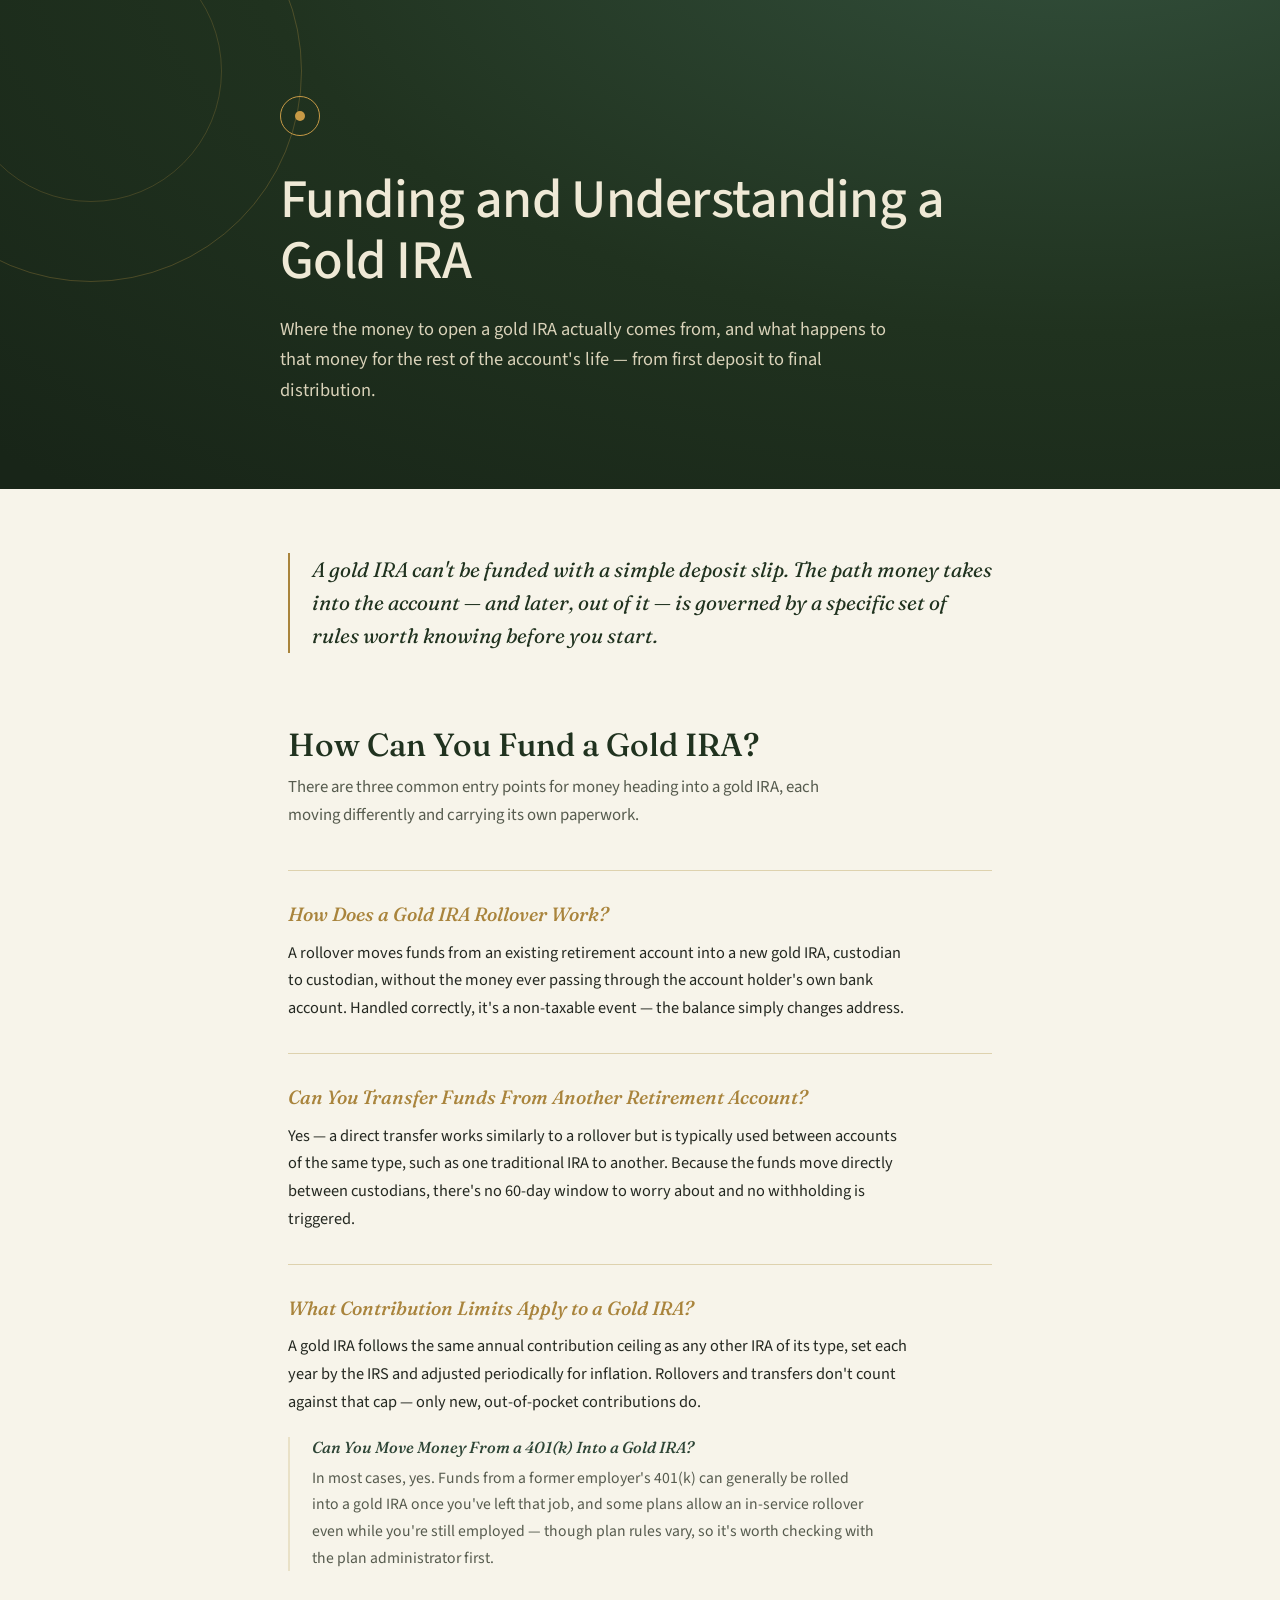
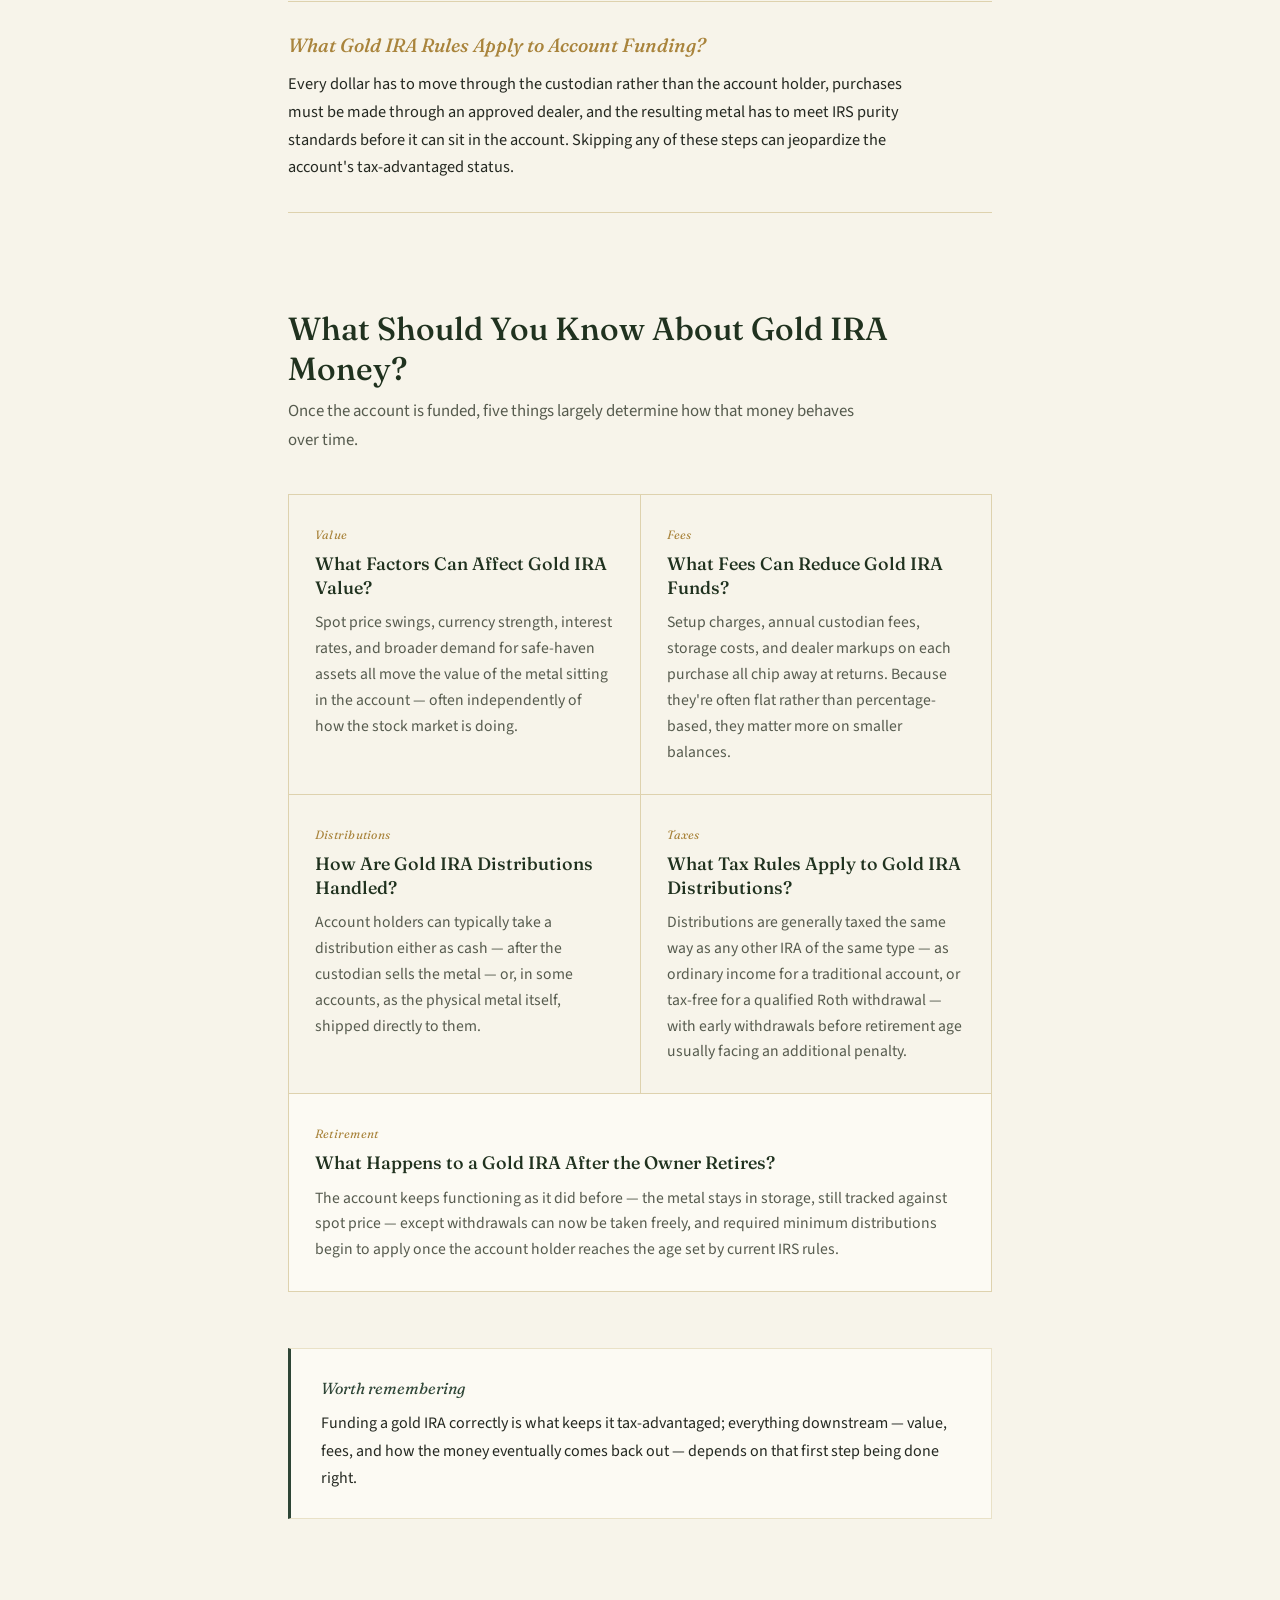
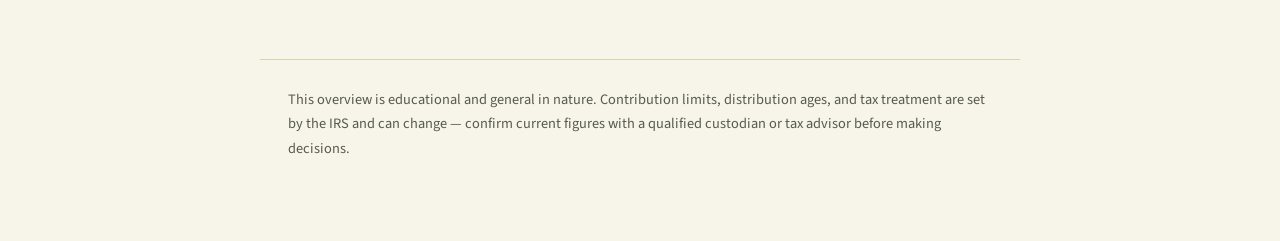
<file: test.html>
<!DOCTYPE html>
<html lang="en">
<head>
<meta charset="UTF-8">
<meta name="viewport" content="width=device-width, initial-scale=1">
<title>Funding and Understanding a Gold IRA</title>
<link rel="preconnect" href="https://fonts.googleapis.com">
<link rel="preconnect" href="https://fonts.gstatic.com" crossorigin>
<link href="https://fonts.googleapis.com/css2?family=Fraunces:ital,opsz,wght@0,9..144,400;0,9..144,500;0,9..144,600;1,9..144,500&family=Source+Sans+3:wght@400;500;600;700&display=swap" rel="stylesheet">
<style>
  :root{
    --paper:#F7F4EA;
    --paper-raised:#FCFAF3;
    --ink:#242821;
    --ink-soft:#565B4E;
    --green:#2E4536;
    --green-deep:#20321F;
    --gold:#A9843C;
    --gold-bright:#C79A46;
    --rule:#DED2AE;
    --rule-soft:#E9E1C7;
    font-family: 'Source Sans 3', system-ui, -apple-system, sans-serif;
  }

  *{ box-sizing: border-box; }
  html{ scroll-behavior:smooth; }

  body{
    margin:0;
    background:var(--paper);
    color:var(--ink);
    -webkit-font-smoothing:antialiased;
  }

  .serif{ font-family:'Fraunces', Georgia, serif; }

  /* ---------- HERO ---------- */
  .hero{
    background:
      radial-gradient(120% 160% at 85% -20%, #33503C 0%, var(--green-deep) 55%, #182518 100%);
    color:#EFE9D6;
    padding: 96px 28px 84px;
    position:relative;
    overflow:hidden;
  }
  .hero::after{
    content:"";
    position:absolute;
    left:-120px; top:-140px;
    width:420px; height:420px;
    border-radius:50%;
    border:1px solid rgba(199,154,70,0.28);
  }
  .hero::before{
    content:"";
    position:absolute;
    left:-40px; top:-60px;
    width:260px; height:260px;
    border-radius:50%;
    border:1px solid rgba(199,154,70,0.22);
  }
  .hero-inner{
    max-width:720px;
    margin:0 auto;
    position:relative;
  }
  .mark{
    width:40px; height:40px;
    border:1px solid var(--gold-bright);
    border-radius:50%;
    display:flex; align-items:center; justify-content:center;
    margin-bottom:34px;
  }
  .mark span{
    width:10px; height:10px;
    background:var(--gold-bright);
    border-radius:50%;
    display:block;
  }
  .hero h1{
    font-size: clamp(2.3rem, 5vw, 3.4rem);
    font-weight:500;
    line-height:1.12;
    margin:0 0 22px;
    letter-spacing:-0.01em;
  }
  .hero p{
    font-size:1.15rem;
    line-height:1.65;
    color:#D9D2B9;
    max-width:34em;
    margin:0;
  }

  /* ---------- LAYOUT ---------- */
  main{
    max-width:760px;
    margin:0 auto;
    padding: 64px 28px 100px;
  }

  .lede{
    font-family:'Fraunces', Georgia, serif;
    font-size:1.3rem;
    line-height:1.6;
    color:var(--green-deep);
    font-weight:400;
    font-style:italic;
    border-left:2px solid var(--gold);
    padding-left:22px;
    margin: 0 0 72px;
  }

  h2{
    font-family:'Fraunces', Georgia, serif;
    font-weight:500;
    font-size:2rem;
    color:var(--green-deep);
    line-height:1.25;
    margin: 0 0 8px;
  }

  .section-intro{
    color:var(--ink-soft);
    font-size:1.05rem;
    line-height:1.7;
    max-width:34em;
    margin: 0 0 40px;
  }

  section.block{ margin-bottom:96px; }
  section.block:last-child{ margin-bottom:40px; }

  /* ---------- Ledger rows (funding methods, section 1) ---------- */
  .ledger{ border-top:1px solid var(--rule); }
  .row{
    padding: 30px 0;
    border-bottom:1px solid var(--rule);
  }
  .row h3{
    font-family:'Fraunces', Georgia, serif;
    font-style:italic;
    font-weight:500;
    font-size:1.2rem;
    color:var(--gold);
    line-height:1.4;
    margin:0 0 12px;
  }
  .row .answer p{
    margin:0 0 12px;
    line-height:1.7;
    color:var(--ink);
    font-size:1.02rem;
    max-width:38em;
  }
  .row .answer p:last-child{ margin-bottom:0; }

  .sub{
    margin-top:20px;
    padding-left:22px;
    border-left:2px solid var(--rule-soft);
  }
  .sub h4{
    font-family:'Fraunces', Georgia, serif;
    font-weight:500;
    font-style:italic;
    font-size:1rem;
    color:var(--green);
    margin:0 0 8px;
  }
  .sub p{
    margin:0;
    line-height:1.7;
    color:var(--ink-soft);
    font-size:0.98rem;
    max-width:36em;
  }

  /* ---------- Index grid (knowledge topics, section 2) ---------- */
  .grid{
    display:grid;
    grid-template-columns: 1fr 1fr;
    border-top:1px solid var(--rule);
    border-left:1px solid var(--rule);
  }
  .cell{
    padding: 28px 26px;
    border-right:1px solid var(--rule);
    border-bottom:1px solid var(--rule);
  }
  .cell:nth-child(5){
    grid-column: 1 / -1;
    background:var(--paper-raised);
  }
  .cell .tag{
    display:inline-block;
    font-size:0.75rem;
    letter-spacing:0.02em;
    color:var(--gold);
    font-family:'Fraunces', Georgia, serif;
    font-style:italic;
    margin-bottom:10px;
  }
  .cell h3{
    font-family:'Fraunces', Georgia, serif;
    font-weight:500;
    font-size:1.12rem;
    color:var(--green-deep);
    line-height:1.35;
    margin:0 0 10px;
  }
  .cell p{
    margin:0;
    line-height:1.65;
    color:var(--ink-soft);
    font-size:0.98rem;
  }

  /* ---------- callout ---------- */
  .callout{
    margin-top:56px;
    background:var(--paper-raised);
    border:1px solid var(--rule-soft);
    border-left:3px solid var(--green);
    padding: 26px 30px;
  }
  .callout p{
    margin:0;
    line-height:1.7;
    color:var(--ink);
    font-size:1rem;
  }
  .callout .label{
    font-family:'Fraunces', Georgia, serif;
    font-style:italic;
    color:var(--green);
    font-size:1rem;
    margin:0 0 8px;
  }

  footer{
    max-width:760px;
    margin:0 auto;
    padding: 0 28px 80px;
    color:var(--ink-soft);
    font-size:0.9rem;
    line-height:1.7;
    border-top:1px solid var(--rule);
    padding-top:28px;
  }

  @media (max-width: 620px){
    .hero{ padding:72px 22px 64px; }
    main{ padding:48px 22px 72px; }
    .lede{ font-size:1.15rem; }
    .grid{ grid-template-columns: 1fr; }
    .cell:nth-child(5){ grid-column:auto; }
  }

  @media (prefers-reduced-motion: reduce){
    html{ scroll-behavior:auto; }
  }
</style>
</head>
<body>

<div class="hero">
  <div class="hero-inner">
    <div class="mark"><span></span></div>
    <h1>Funding and Understanding a Gold IRA</h1>
    <p>Where the money to open a gold IRA actually comes from, and what happens to that money for the rest of the account's life — from first deposit to final distribution.</p>
  </div>
</div>

<main>

  <p class="lede">A gold IRA can't be funded with a simple deposit slip. The path money takes into the account — and later, out of it — is governed by a specific set of rules worth knowing before you start.</p>

  <section class="block" id="funding">
    <h2>How Can You Fund a Gold IRA?</h2>
    <p class="section-intro">There are three common entry points for money heading into a gold IRA, each moving differently and carrying its own paperwork.</p>

    <div class="ledger">
      <div class="row">
        <h3>How Does a Gold IRA Rollover Work?</h3>
        <div class="answer">
          <p>A rollover moves funds from an existing retirement account into a new gold IRA, custodian to custodian, without the money ever passing through the account holder's own bank account. Handled correctly, it's a non-taxable event — the balance simply changes address.</p>
        </div>
      </div>

      <div class="row">
        <h3>Can You Transfer Funds From Another Retirement Account?</h3>
        <div class="answer">
          <p>Yes — a direct transfer works similarly to a rollover but is typically used between accounts of the same type, such as one traditional IRA to another. Because the funds move directly between custodians, there's no 60-day window to worry about and no withholding is triggered.</p>
        </div>
      </div>

      <div class="row">
        <h3>What Contribution Limits Apply to a Gold IRA?</h3>
        <div class="answer">
          <p>A gold IRA follows the same annual contribution ceiling as any other IRA of its type, set each year by the IRS and adjusted periodically for inflation. Rollovers and transfers don't count against that cap — only new, out-of-pocket contributions do.</p>
        </div>
        <div class="sub">
          <h4>Can You Move Money From a 401(k) Into a Gold IRA?</h4>
          <p>In most cases, yes. Funds from a former employer's 401(k) can generally be rolled into a gold IRA once you've left that job, and some plans allow an in-service rollover even while you're still employed — though plan rules vary, so it's worth checking with the plan administrator first.</p>
        </div>
      </div>

      <div class="row">
        <h3>What Gold IRA Rules Apply to Account Funding?</h3>
        <div class="answer">
          <p>Every dollar has to move through the custodian rather than the account holder, purchases must be made through an approved dealer, and the resulting metal has to meet IRS purity standards before it can sit in the account. Skipping any of these steps can jeopardize the account's tax-advantaged status.</p>
        </div>
      </div>
    </div>
  </section>

  <section class="block" id="know">
    <h2>What Should You Know About Gold IRA Money?</h2>
    <p class="section-intro">Once the account is funded, five things largely determine how that money behaves over time.</p>

    <div class="grid">
      <div class="cell">
        <span class="tag">Value</span>
        <h3>What Factors Can Affect Gold IRA Value?</h3>
        <p>Spot price swings, currency strength, interest rates, and broader demand for safe-haven assets all move the value of the metal sitting in the account — often independently of how the stock market is doing.</p>
      </div>
      <div class="cell">
        <span class="tag">Fees</span>
        <h3>What Fees Can Reduce Gold IRA Funds?</h3>
        <p>Setup charges, annual custodian fees, storage costs, and dealer markups on each purchase all chip away at returns. Because they're often flat rather than percentage-based, they matter more on smaller balances.</p>
      </div>
      <div class="cell">
        <span class="tag">Distributions</span>
        <h3>How Are Gold IRA Distributions Handled?</h3>
        <p>Account holders can typically take a distribution either as cash — after the custodian sells the metal — or, in some accounts, as the physical metal itself, shipped directly to them.</p>
      </div>
      <div class="cell">
        <span class="tag">Taxes</span>
        <h3>What Tax Rules Apply to Gold IRA Distributions?</h3>
        <p>Distributions are generally taxed the same way as any other IRA of the same type — as ordinary income for a traditional account, or tax-free for a qualified Roth withdrawal — with early withdrawals before retirement age usually facing an additional penalty.</p>
      </div>
      <div class="cell">
        <span class="tag">Retirement</span>
        <h3>What Happens to a Gold IRA After the Owner Retires?</h3>
        <p>The account keeps functioning as it did before — the metal stays in storage, still tracked against spot price — except withdrawals can now be taken freely, and required minimum distributions begin to apply once the account holder reaches the age set by current IRS rules.</p>
      </div>
    </div>

    <div class="callout">
      <p class="label">Worth remembering</p>
      <p>Funding a gold IRA correctly is what keeps it tax-advantaged; everything downstream — value, fees, and how the money eventually comes back out — depends on that first step being done right.</p>
    </div>
  </section>

</main>

<footer>
  This overview is educational and general in nature. Contribution limits, distribution ages, and tax treatment are set by the IRS and can change — confirm current figures with a qualified custodian or tax advisor before making decisions.
</footer>

</body>
</html>
</file>
<file: css/styles.css>
/* =========================================================
   1. Design tokens (from the Figma design system)
   ========================================================= */
:root {
  --blue: #1e3a8a;
  --navy: #25436c;
  --ink: #121f3a;
  --amber: #d97706;
  --amber-tint: rgba(245, 165, 36, 0.08);
  --gold: #fbbf24;

  --text: #3e4c59;
  --text-2: #52606d;
  --muted: #7b8794;
  --grey: #6b7280;

  --rule: #e3e6ec;
  --rule-strong: #cbd5e0;
  --rule-warm: #ece6da;

  --surface: #fff;
  --surface-2: #f3f4f7;
  --page: #f7f8fa;
  --ivory: #f6f2ea;
  --cream: #f5f0e8;
  --stone: #9b9689;
  --hover-warm: #faf7f0;
  --error: #b42318;

  --font-display: "Lora", Georgia, "Times New Roman", serif;
  --font-body: "Gelasio", Georgia, "Times New Roman", serif;
  --font-ui:
    "Open Sans", system-ui, -apple-system, "Segoe UI", Roboto, sans-serif;

  --radius-sm: 2px;
  --radius-md: 4px;
  --radius-lg: 8px;
  --radius-xl: 12px;

  --container: 1200px;
  --gutter: clamp(20px, 4vw, 32px);
  --header-h: 80px;
  --section-y: clamp(64px, 8vw, 104px);
  --shell-max: 1920px;
  --shell-gutter: clamp(20px, 6.25vw, 120px);
}

/* =========================================================
   2. Base
   ========================================================= */
*,
*::before,
*::after {
  box-sizing: border-box;
}
html {
  -webkit-text-size-adjust: 100%;
  scroll-padding-top: calc(var(--header-h) + 16px);
}
@media (prefers-reduced-motion: no-preference) {
  html {
    scroll-behavior: smooth;
  }
}
body {
  margin: 0;
  background: var(--page);
  color: var(--text);
  font: 400 17px/1.7 var(--font-body);
  -webkit-font-smoothing: antialiased;
  text-rendering: optimizeLegibility;
}
h1,
h2,
h3,
h4,
p,
ul,
ol,
dl,
dd,
figure {
  margin: 0;
}
:where(ul[role="list"], ol[role="list"]) {
  list-style: none;
  padding: 0;
}
img {
  display: block;
  max-width: 100%;
  height: auto;
}
a {
  color: inherit;
}
button,
input {
  font: inherit;
  color: inherit;
}
button {
  cursor: pointer;
}
:focus-visible {
  outline: 2px solid var(--amber);
  outline-offset: 3px;
}
[hidden] {
  display: none !important;
}

.visually-hidden {
  position: absolute !important;
  width: 1px;
  height: 1px;
  padding: 0;
  margin: -1px;
  overflow: hidden;
  clip: rect(0 0 0 0);
  white-space: nowrap;
  border: 0;
}
.skip-link {
  position: absolute;
  left: 16px;
  top: -100px;
  z-index: 100;
  padding: 12px 16px;
  background: var(--amber);
  color: #fff;
  font: 600 14px/1 var(--font-ui);
  text-decoration: none;
  border-radius: var(--radius-sm);
}
.skip-link:focus {
  top: 16px;
}

.container {
  width: 100%;
  max-width: calc(var(--container) + var(--gutter) * 2);
  margin-inline: auto;
  padding-inline: var(--gutter);
}
.section {
  padding-block: var(--section-y);
}
.section--white {
  background: var(--surface);
}

.icon {
  width: 1em;
  height: 1em;
  flex: none;
  fill: none;
  stroke: currentColor;
  stroke-width: 2;
  stroke-linecap: round;
  stroke-linejoin: round;
}

/* =========================================================
   3. Shared components
   ========================================================= */

/* Section heading block */
.section-head {
  display: flex;
  flex-direction: column;
  align-items: center;
  gap: 20px;
  max-width: 800px;
  margin: 0 auto clamp(40px, 5vw, 56px);
  text-align: center;
}
/* Nothing follows it, so drop the spacing meant for content below */
.section-head:last-child {
  margin-bottom: 0;
}
/* Second heading block inside the same section */
.section-head--sub {
  margin-top: clamp(56px, 7vw, 88px);
}
/* Long paragraph copy: a wider block (centered like every other section head) */
.section-head--prose {
  max-width: 900px;
}
.section-head__rule {
  width: 48px;
  height: 4px;
  background: var(--amber);
}
.eyebrow {
  font: 600 12px/1.4 var(--font-ui);
  letter-spacing: 0.16em;
  text-transform: uppercase;
  color: var(--amber);
}
.eyebrow--muted {
  color: var(--text-2);
}
.section-title {
  font: 500 clamp(30px, 3.6vw, 42px)/1.2 var(--font-display);
  color: var(--navy);
  text-wrap: balance;
}
.section-lede {
  font: 400 18px/1.7 var(--font-body);
  color: var(--text-2);
  text-wrap: pretty;
}

/* Buttons */
.btn {
  display: inline-flex;
  align-items: center;
  justify-content: center;
  gap: 8px;
  padding: 16px 24px;
  border: 0;
  border-radius: var(--radius-sm);
  font: 600 15px/1 var(--font-ui);
  text-align: center;
  text-decoration: none;
  color: #fff;
  transition:
    background-color 0.15s ease,
    box-shadow 0.15s ease;
}
.btn--sm {
  padding: 12px 16px;
  font-size: 13px;
  letter-spacing: 0.04em;
}
.btn--block {
  width: 100%;
}
.btn--primary {
  background: var(--amber);
}
.btn--primary:hover {
  background: #b45309;
}
.btn--navy {
  background: var(--navy);
}
.btn--navy:hover {
  background: #1b3353;
}
.btn--outline-light {
  background: none;
  box-shadow: inset 0 0 0 1px rgba(255, 255, 255, 0.55);
}
.btn--outline-light:hover {
  background: rgba(255, 255, 255, 0.08);
  box-shadow: inset 0 0 0 1px #fff;
}

/* Form fields */
.field {
  display: flex;
  flex-direction: column;
  gap: 8px;
}
.field__label {
  font: 600 13.5px/1.2 var(--font-ui);
  color: var(--navy);
}
.field__input {
  width: 100%;
  padding: 12px;
  background: #fff;
  border: 1px solid var(--rule-strong);
  border-radius: var(--radius-sm);
  font: 400 15px/1.4 var(--font-ui);
  color: var(--text);
  transition:
    border-color 0.15s ease,
    box-shadow 0.15s ease;
}
.field__input::placeholder {
  color: var(--muted);
}
.field__input:focus {
  outline: none;
  border-color: var(--amber);
  box-shadow: 0 0 0 3px rgba(217, 119, 6, 0.2);
}
.field__input[aria-invalid="true"] {
  border-color: var(--error);
}
.field__error {
  font: 400 13px/1.4 var(--font-ui);
  color: var(--error);
}
.field--on-dark .field__label {
  color: #fff;
}
.field--on-dark .field__error {
  color: #fecaca;
}

.form-stack {
  display: flex;
  flex-direction: column;
  gap: 16px;
}
.form-note {
  font: 400 12.5px/1.5 var(--font-ui);
  color: var(--muted);
}
.form-success {
  font: 400 16px/1.6 var(--font-ui);
  color: var(--navy);
  padding: 16px;
  background: var(--amber-tint);
  border-left: 3px solid var(--amber);
}
.form-success--on-dark {
  color: #fff;
  background: rgba(255, 255, 255, 0.08);
  border-left-color: var(--gold);
}

/* Underlined tabs */
.tabs {
  display: flex;
  gap: 4px;
  border-bottom: 1px solid var(--rule-strong);
  overflow-x: auto;
  scrollbar-width: none;
}
.tabs::-webkit-scrollbar {
  display: none;
}
.tab {
  flex: none;
  margin-bottom: -1px;
  padding: 16px 24px;
  background: none;
  border: 0;
  border-bottom: 2px solid transparent;
  font: 400 16.5px/1.2 var(--font-display);
  color: var(--text-2);
  white-space: nowrap;
  transition:
    color 0.15s ease,
    border-color 0.15s ease;
}
.tab:hover {
  color: var(--navy);
}
.tab[aria-selected="true"] {
  color: var(--navy);
  border-bottom-color: var(--amber);
}
.tab:focus-visible {
  outline-offset: -3px;
}

/* Pills */
.pill {
  display: inline-flex;
  align-self: flex-start;
  padding: 4px 12px;
  border-radius: 999px;
  font: 600 10.5px/1.4 var(--font-ui);
  letter-spacing: 0.14em;
  text-transform: uppercase;
}
.pill--outline {
  background: #fff;
  border: 1px solid var(--rule-strong);
  color: var(--navy);
}
.pill--gold {
  background: var(--gold);
  color: var(--navy);
}

/* Read more */
.read-more {
  display: inline-flex;
  align-items: center;
  gap: 6px;
  min-height: 24px; /* tap target */
  padding: 0;
  background: none;
  border: 0;
  font: 600 10.5px/1.4 var(--font-ui);
  letter-spacing: 0.14em;
  text-transform: uppercase;
  color: var(--amber);
}
.read-more:hover {
  text-decoration: underline;
  text-underline-offset: 3px;
}
/* Gold on dark backgrounds: amber is too low-contrast for 10.5px text there */
.read-more--on-dark {
  color: var(--gold);
}
.clamp {
  display: -webkit-box;
  -webkit-box-orient: vertical;
  -webkit-line-clamp: var(--lines, 3);
  overflow: hidden;
}
.clamp.is-expanded {
  display: block;
  -webkit-line-clamp: unset;
}

/* Brand lockup */
.brand {
  display: inline-flex;
  align-items: center;
  gap: 12px;
  color: #fff;
  text-decoration: none;
}
.brand__mark {
  width: 38px;
  height: 38px;
  flex: none;
}
.brand__text {
  display: flex;
  flex-direction: column;
  gap: 6px;
}
.brand__name {
  font: 500 23px/1.3 var(--font-display);
  white-space: nowrap;
}
.brand__tag {
  font: 600 10.5px/1.4 var(--font-ui);
  letter-spacing: 0.28em;
  text-transform: uppercase;
  opacity: 0.75;
}

/* Images that haven't been exported yet collapse gracefully */
img.is-missing {
  visibility: hidden;
}

/* =========================================================
   4. Header
   ========================================================= */
.site-header {
  position: fixed;
  inset: 0 0 auto;
  z-index: 50;
  transition:
    background-color 0.25s ease,
    box-shadow 0.25s ease;
}
.site-header.is-solid,
.site-header.is-open {
  background: var(--blue);
  box-shadow: 0 2px 6px rgba(0, 0, 0, 0.12);
}
.site-header__inner {
  display: flex;
  align-items: center;
  justify-content: space-between;
  gap: 24px;
  height: var(--header-h);
  max-width: var(--shell-max);
  margin-inline: auto;
  padding-inline: var(--shell-gutter);
}
.site-nav__list {
  display: flex;
  align-items: center;
  gap: 32px;
}
.site-nav a {
  font: 400 15px/1 var(--font-ui);
  color: #fff;
  text-decoration: none;
  opacity: 0.92;
}
.site-nav a:hover {
  opacity: 1;
  text-decoration: underline;
  text-underline-offset: 6px;
  text-decoration-color: var(--gold);
}
.nav-toggle {
  display: none;
  width: 44px;
  height: 44px;
  align-items: center;
  justify-content: center;
  margin-right: -10px;
  background: none;
  border: 0;
  color: #fff;
  font-size: 24px;
}

@media (max-width: 900px) {
  :root {
    --header-h: 68px;
  }
  .brand__mark {
    width: 32px;
    height: 32px;
  }
  .brand__name {
    font-size: 19px;
  }
  .nav-toggle {
    display: inline-flex;
  }
  .site-nav {
    position: absolute;
    inset: var(--header-h) 0 auto;
    background: var(--blue);
    box-shadow: 0 12px 24px rgba(6, 12, 24, 0.25);
  }
  .site-header:not(.is-open) .site-nav {
    display: none;
  }
  .site-nav__list {
    flex-direction: column;
    align-items: stretch;
    gap: 0;
    padding: 8px var(--gutter) 20px;
  }
  .site-nav a {
    display: block;
    padding: 14px 0;
    font-size: 17px;
    border-bottom: 1px solid rgba(255, 255, 255, 0.12);
  }
}

/* =========================================================
   5. Hero + growth calculator
   ========================================================= */
.hero {
  position: relative;
  isolation: isolate;
  overflow: hidden;
  display: flex;
  flex-direction: column;
  min-height: min(100svh, 1080px);
  padding-top: calc(var(--header-h) + clamp(40px, 6vw, 96px));
  background: var(--blue);
  color: #fff;
}
.hero::before,
.hero::after {
  content: "";
  position: absolute;
  inset: 0;
  z-index: -1;
}
.hero::before {
  background: url("../images/hero-gold-bars.jpg") center / cover no-repeat;
  filter: grayscale(1);
}
.hero::after {
  background: rgba(30, 58, 138, 0.86);
}
@media (max-width: 1024px) {
  .hero::before {
    background-image: url("../images/hero-gold-bars-1024.jpg");
  }
}

.hero__container {
  max-width: calc(1264px + var(--gutter) * 2);
}
.hero__main {
  flex: 1;
  display: flex;
  align-items: center;
  justify-content: space-between;
  gap: clamp(40px, 6vw, 96px);
  padding-bottom: clamp(48px, 7vw, 96px);
}
.hero__copy {
  display: flex;
  flex-direction: column;
  align-items: flex-start;
  --copy-gap: 27px;
  gap: var(--copy-gap);
  max-width: 580px;
}
.hero__eyebrow {
  display: flex;
  align-items: center;
  gap: 14px;
  font: 600 11.5px/1.4 var(--font-ui);
  letter-spacing: 0.24em;
  text-transform: uppercase;
  color: var(--amber);
}
.hero__eyebrow::before {
  content: "";
  width: 40px;
  height: 1px;
  background: currentColor;
}
.hero__title {
  font: 400 clamp(40px, 5.2vw, 62px)/1.08 var(--font-display);
  letter-spacing: -0.015em;
}
.hero__lede {
  font: 400 18px/1.7 var(--font-ui);
  color: rgba(255, 255, 255, 0.78);
}
.hero__lede.clamp {
  --lines: 4;
}
/* Sit the toggle just under the clamped text rather than a full flex gap away */
.hero__copy .read-more {
  margin-top: calc(9px - var(--copy-gap));
}

.hero__points {
  display: flex;
  flex-direction: column;
  gap: 18px;
}
.hero__points li {
  padding-left: 18px;
  border-left: 2px solid var(--gold);
}
.hero__point-title {
  margin-bottom: 4px;
  font: 500 18px/1.3 var(--font-display);
}
.hero__point-text {
  font: 400 15px/1.6 var(--font-ui);
  color: rgba(255, 255, 255, 0.72);
}
.hero__actions {
  display: flex;
  flex-wrap: wrap;
  gap: 12px;
}

.hero__stats {
  display: flex;
  flex-wrap: wrap;
  gap: 16px 64px;
  padding: 26px 0 clamp(48px, 6vw, 80px);
  border-top: 1px solid rgba(255, 255, 255, 0.16);
}
.hero__stats li {
  display: flex;
  align-items: baseline;
  gap: 12px;
}
.hero__stats strong {
  font: 400 20px/1 var(--font-display);
  font-variant-numeric: tabular-nums;
}
.hero__stats span {
  font: 400 11px/1.4 var(--font-ui);
  letter-spacing: 0.16em;
  text-transform: uppercase;
  color: rgba(255, 255, 255, 0.62);
}

/* Stat info tooltips: shown on hover, keyboard focus, or tap (JS sets aria-expanded) */
.hero__stats li {
  position: relative;
}
.hero__stats .stat-tip {
  align-self: center;
  display: flex;
}
.stat-tip__btn {
  display: grid;
  place-items: center;
  width: 24px;
  height: 24px;
  margin-left: -4px;
  padding: 0;
  border: 0;
  border-radius: 50%;
  background: none;
  font-size: 15px;
  color: rgba(255, 255, 255, 0.62);
  cursor: help;
  transition: color 0.15s ease;
}
.stat-tip__btn:hover,
.stat-tip__btn:focus-visible,
.stat-tip__btn[aria-expanded="true"] {
  color: var(--gold);
}
.stat-tip__btn:focus-visible {
  outline: 2px solid var(--gold);
  outline-offset: 1px;
}
.hero__stats .stat-tip__bubble {
  position: absolute;
  bottom: calc(100% + 12px);
  left: 0;
  z-index: 5;
  width: max-content;
  max-width: min(280px, calc(100vw - var(--gutter) * 2));
  padding: 12px 14px;
  border-radius: var(--radius-md);
  background: var(--surface);
  box-shadow: 0 10px 28px rgba(18, 31, 58, 0.28);
  font: 400 13px/1.5 var(--font-ui);
  letter-spacing: normal;
  text-transform: none;
  color: var(--text);
  opacity: 0;
  visibility: hidden;
  transform: translateY(4px);
  transition:
    opacity 0.15s ease,
    transform 0.15s ease,
    visibility 0.15s;
}
/* Invisible bridge over the gap so the pointer can move onto the bubble */
.hero__stats .stat-tip__bubble::after {
  content: "";
  position: absolute;
  top: 100%;
  right: 0;
  left: 0;
  height: 12px;
}
.stat-tip:hover .stat-tip__bubble,
.stat-tip__btn:focus-visible + .stat-tip__bubble,
.stat-tip__btn[aria-expanded="true"] + .stat-tip__bubble {
  opacity: 1;
  visibility: visible;
  transform: none;
}
.stat-tip.is-dismissed .stat-tip__bubble {
  opacity: 0;
  visibility: hidden;
}
@media (prefers-reduced-motion: reduce) {
  .hero__stats .stat-tip__bubble {
    transition: none;
  }
}

.calc {
  flex: none;
  display: flex;
  flex-direction: column;
  gap: 22px;
  width: 420px;
  max-width: 100%;
  padding: 32px 36px 28px;
  background: #fff;
  color: var(--navy);
  box-shadow: 0 30px 40px rgba(6, 12, 24, 0.45);
}
.calc__title {
  font: 400 24px/1.3 var(--font-display);
  color: var(--blue);
  text-wrap: balance;
}
.calc__field {
  display: grid;
  grid-template-columns: 1fr auto;
  align-items: baseline;
  gap: 10px 12px;
}
.calc__label {
  font: 600 13.5px/1.2 var(--font-ui);
}
.calc__value {
  font: 500 17px/1.2 var(--font-display);
  color: var(--blue);
}
.calc__range {
  grid-column: 1 / -1;
  width: 100%;
  height: 24px; /* tap target */
  margin: 0;
  accent-color: var(--amber);
}
.calc__result {
  padding: 18px 20px;
  background: var(--ivory);
  border-left: 3px solid var(--amber);
}
.calc__result-label {
  font: 600 11px/1.4 var(--font-ui);
  letter-spacing: 0.16em;
  text-transform: uppercase;
  color: var(--amber);
}
.calc__balance {
  margin-block: 4px;
  font: 400 34px/1.15 var(--font-display);
  color: var(--blue);
  font-variant-numeric: tabular-nums;
}
.calc__contributed {
  font: 400 14px/1.5 var(--font-ui);
  color: var(--text-2);
}
.calc__disclaimer {
  font: 400 12px/1.55 var(--font-ui);
  color: var(--muted);
}

@media (max-width: 1024px) {
  .hero {
    min-height: 0;
  }
  .hero__main {
    flex-direction: column;
    align-items: stretch;
  }
  .calc {
    width: 100%;
    max-width: 560px;
  }
}
@media (max-width: 560px) {
  .hero__copy {
    gap: 20px;
  }
  .hero__lede {
    font-size: 16.5px;
  }
  .calc {
    padding: 26px 22px 22px;
  }
  .hero__stats {
    flex-direction: column;
    gap: 12px;
  }
}

/* Short desktop/laptop screens: tighten spacing and type so the whole hero
   (copy, calculator, stats) fits the first screen. Spacing scales with height. */
@media (min-width: 1025px) and (max-height: 1000px) {
  .hero {
    padding-top: calc(var(--header-h) + clamp(12px, 3vh, 40px));
  }
  .hero__main {
    padding-bottom: clamp(16px, 3vh, 40px);
  }
  .hero__copy {
    --copy-gap: clamp(12px, 2vh, 22px);
  }
  .hero__title {
    font-size: clamp(40px, 7vh, 62px);
  }
  .hero__lede {
    font-size: 17px;
    line-height: 1.6;
  }
  .hero__lede.clamp {
    --lines: 3;
  }
  .hero__points {
    gap: 12px;
  }
  .hero__point-title {
    margin-bottom: 2px;
    font-size: 17px;
  }
  .hero__point-text {
    font-size: 14px;
    line-height: 1.5;
  }
  .hero__stats {
    padding: 14px 0 clamp(14px, 2.5vh, 32px);
  }
  .calc {
    gap: 14px;
    width: 440px;
    padding: 24px 28px 20px;
  }
  .calc__title {
    font-size: 21px;
  }
  .calc__field {
    row-gap: 6px;
  }
  .calc__result {
    padding: 12px 16px;
  }
  .calc__balance {
    margin-block: 2px;
    font-size: 30px;
  }
  .calc__disclaimer {
    font-size: 11px;
    line-height: 1.45;
  }
}
/* Very short screens (e.g. laptops with browser toolbars): intro to 2 lines (Read more reveals the rest)
   and a tighter calculator, which is the taller column at this size */
@media (min-width: 1025px) and (max-height: 680px) {
  .hero__lede.clamp {
    --lines: 2;
  }
  .calc {
    gap: 10px;
    padding: 20px 24px 16px;
  }
  .calc__balance {
    font-size: 26px;
  }
}

/* =========================================================
   6. Reviews: rating summary, collapsible filter, carousel
   ========================================================= */
.rating-summary {
  display: flex;
  align-items: center;
  justify-content: center;
  flex-wrap: wrap;
  gap: 8px 16px;
}
.rating-summary__stars {
  display: flex;
  gap: 4px;
  color: var(--amber);
}
.rating-summary__stars .icon {
  width: 22px;
  height: 22px;
  fill: currentColor;
}
.rating-summary p {
  display: flex;
  flex-direction: column;
  text-align: start;
}
.rating-summary__score {
  font: 600 22px/1.2 var(--font-ui);
  color: var(--ink);
}
.rating-summary__count {
  font: 400 14px/1.4 var(--font-ui);
  color: var(--text-2);
}

/* Category filter (always visible) */
.review-filter {
  max-width: 900px;
  margin-inline: auto;
  background: #fff;
  border: 1px solid var(--rule);
  border-radius: var(--radius-lg);
  box-shadow: 0 1px 3px rgba(37, 67, 108, 0.08);
}
.review-filter__title {
  display: flex;
  align-items: center;
  justify-content: center;
  gap: 10px;
  padding: 18px 24px 14px;
  font: 500 18px/1.3 var(--font-display);
  color: var(--navy);
}
.review-filter__title .icon {
  width: 18px;
  height: 18px;
}
.review-filter__chips {
  display: flex;
  flex-wrap: wrap;
  justify-content: center;
  gap: 8px;
  padding: 0 24px 22px;
}
.chip {
  padding: 8px 14px;
  background: var(--surface-2);
  border: 1px solid var(--rule);
  border-radius: var(--radius-md);
  font: 600 13px/1.2 var(--font-ui);
  color: var(--text);
  transition:
    background-color 0.15s ease,
    border-color 0.15s ease,
    color 0.15s ease;
}
.chip:hover {
  border-color: var(--rule-strong);
}
.chip:disabled {
  opacity: 0.5;
  cursor: default;
}
.chip[aria-pressed="true"] {
  background: var(--blue);
  border-color: var(--blue);
  color: #fff;
}
.review-filter__status {
  margin: 14px 0 24px;
  text-align: center;
  font: 400 14px/1.4 var(--font-ui);
  color: var(--text-2);
}

/* Carousel: native scroll-snap track, arrows sit outside it */
.carousel {
  --per-view: 3;
  --carousel-gap: 24px;
  position: relative;
}
.carousel__track {
  position: relative;
  display: flex;
  align-items: flex-start; /* cards size to their own text, not the longest review in the set */
  gap: var(--carousel-gap);
  padding: 4px 2px 8px;
  overflow-x: auto;
  scroll-snap-type: x mandatory;
  scroll-padding-inline: 2px; /* match the side padding so the first card snaps to scrollLeft 0 */
  scrollbar-width: none;
}
.carousel__track::-webkit-scrollbar {
  display: none;
}
.carousel__track:focus-visible {
  outline-offset: 2px;
}
.carousel__track > * {
  flex: 0 0
    calc((100% - var(--carousel-gap) * (var(--per-view) - 1)) / var(--per-view));
  scroll-snap-align: start;
}
.carousel__arrow {
  position: absolute;
  top: 50%;
  z-index: 1;
  display: grid;
  place-items: center;
  width: 44px;
  height: 44px;
  padding: 0;
  background: #fff;
  border: 1px solid var(--rule);
  border-radius: 50%;
  box-shadow: 0 4px 12px rgba(37, 67, 108, 0.15);
  color: var(--navy);
  font-size: 20px;
  transform: translateY(-50%);
  transition: opacity 0.15s ease;
}
.carousel__arrow--prev {
  left: -22px;
}
.carousel__arrow--prev .icon {
  transform: scaleX(-1);
}
.carousel__arrow--next {
  right: -22px;
}
.carousel__arrow:disabled {
  opacity: 0;
  pointer-events: none;
}
.carousel__dots {
  display: flex;
  justify-content: center;
  margin-top: 16px;
}
/* 24px tap target (WCAG 2.2 target size); the visible dot is drawn by ::before */
.carousel__dot {
  display: grid;
  place-items: center;
  min-width: 24px;
  height: 24px;
  padding: 0;
  background: none;
  border: 0;
}
.carousel__dot::before {
  content: "";
  width: 8px;
  height: 8px;
  border-radius: 999px;
  background: var(--rule-strong);
  transition:
    width 0.2s ease,
    background-color 0.2s ease;
}
/* Replaces the dots when there are too many pages for them */
.carousel__counter {
  margin-top: 16px;
  text-align: center;
  font: 600 13px/1.4 var(--font-ui);
  letter-spacing: 0.08em;
  font-variant-numeric: tabular-nums;
  color: var(--text-2);
}
.carousel__dot[aria-current="true"]::before {
  width: 24px;
  background: var(--blue);
}

/* Review card */
.review {
  display: flex;
  flex-direction: column;
  gap: 14px;
  height: 100%;
  margin: 0;
  padding: 28px 26px 24px;
  background: #fff;
  border: 1px solid var(--rule);
  border-radius: var(--radius-lg);
  box-shadow: 0 1px 3px rgba(37, 67, 108, 0.08);
}
.review__stars {
  display: flex;
  gap: 4px;
  color: var(--amber);
}
.review__stars .icon.is-empty {
  fill: none;
}
.review__stars .icon {
  width: 18px;
  height: 18px;
  fill: currentColor;
  stroke-width: 1.5;
}
.review__title {
  font: 500 19px/1.3 var(--font-display);
  color: var(--navy);
}
.review__quote {
  flex: 1;
  margin: 0;
  font: 400 16px/1.65 var(--font-body);
  color: var(--text);
}
.review__author {
  display: flex;
  align-items: center;
  gap: 14px;
  padding-top: 16px;
  border-top: 1px solid var(--rule);
}
/* Reviewer's initial; also works as a real <img> if photos are added later */
.review__avatar {
  display: grid;
  place-items: center;
  width: 48px;
  height: 48px;
  flex: none;
  border-radius: 50%;
  background: var(--navy);
  font: 600 18px/1 var(--font-ui);
  color: #fff;
  object-fit: cover;
}
.review__who {
  display: flex;
  flex-direction: column;
  gap: 2px;
  min-width: 0;
}
.review__name {
  font: 500 17px/1.3 var(--font-display);
  color: var(--navy);
}
.review__meta {
  font: 400 13px/1.4 var(--font-ui);
  color: var(--muted);
}

@media (max-width: 1024px) {
  .carousel {
    --per-view: 2;
  }
}
@media (max-width: 640px) {
  /* Chips become one swipeable row so the always-visible filter stays compact */
  .review-filter__chips {
    flex-wrap: nowrap;
    justify-content: flex-start;
    overflow-x: auto;
    scrollbar-width: none;
    padding-inline: 16px;
  }
  .review-filter__chips::-webkit-scrollbar {
    display: none;
  }
  .chip {
    flex: none;
  }
  /* One card with a peek of the next; swipe to browse */
  .carousel {
    --per-view: 1.12;
    --carousel-gap: 16px;
  }
  .carousel__arrow {
    display: none;
  }
}

/* =========================================================
   7. What is a Gold IRA
   ========================================================= */
/* Shared "bordered grid": 1px gaps over a rule-colored background draw the dividers at any column count */
.ruled-grid {
  display: grid;
  gap: 1px;
  background: var(--rule);
  border: 1px solid var(--rule);
  overflow: hidden;
}
.ruled-grid > * {
  background: #fff;
}

.roles {
  grid-template-columns: repeat(3, minmax(0, 1fr));
  border-radius: var(--radius-xl);
}
.role {
  display: flex;
  flex-direction: column;
  align-items: center;
  gap: 8px;
  padding: 36px 32px 32px;
  text-align: center;
}
.role .icon {
  width: 52px;
  height: 52px;
  margin-bottom: 8px;
  color: var(--amber);
  stroke-width: 1.5;
}
.kicker {
  font: 600 11.5px/1 var(--font-ui);
  letter-spacing: 0.16em;
  text-transform: uppercase;
  color: var(--amber);
}
.card-title {
  font: 500 21px/1.25 var(--font-display);
  color: var(--navy);
}
.card-text {
  font: 400 16.5px/1.7 var(--font-body);
  color: var(--text);
}

@media (max-width: 768px) {
  .roles {
    grid-template-columns: 1fr;
  }
}

/* =========================================================
   8. How it works + situation check
   ========================================================= */
.steps {
  grid-template-columns: repeat(4, minmax(0, 1fr));
  border-radius: var(--radius-lg);
}
.step {
  display: flex;
  flex-direction: column;
  gap: 8px;
  padding: 36px 32px 32px;
}
/* Share row tracks across cards (image, step, title, text) so a two-line title
   in one card doesn't push its text below the text in the others */
@supports (grid-template-rows: subgrid) {
  .step {
    display: grid;
    grid-row: span 3; /* image, title, text */
    grid-template-rows: subgrid;
    row-gap: 8px;
  }
}
.step__media {
  aspect-ratio: 219 / 160;
  margin-bottom: 8px;
  border-radius: var(--radius-lg);
  background: var(--ivory);
  overflow: hidden;
}
.step__media img {
  width: 100%;
  height: 100%;
  object-fit: cover;
}
/* Step number before the title; a wrapped title lines up with its own text, not under the number */
.step .card-title {
  display: flex;
  align-items: baseline;
  gap: 10px;
}
.step__num {
  flex: none;
  color: var(--amber);
}

.situation {
  display: grid;
  grid-template-columns: repeat(2, minmax(0, 1fr));
  gap: 28px;
  align-items: start;
}
.situation__form {
  display: flex;
  flex-direction: column;
  gap: 12px;
}
.situation__form fieldset {
  display: flex;
  flex-direction: column;
  gap: 12px;
  min-width: 0;
  margin: 0;
  padding: 0;
  border: 0;
}
.check {
  position: relative;
  display: flex;
  align-items: center;
  gap: 16px;
  padding: 16px 24px;
  background: #fff;
  border: 1px solid var(--rule);
  border-radius: var(--radius-md);
  font: 400 16px/1.4 var(--font-ui);
  color: var(--text);
  cursor: pointer;
  transition:
    border-color 0.15s ease,
    background-color 0.15s ease;
}
.check:hover {
  border-color: var(--rule-strong);
}
.check input {
  position: absolute;
  opacity: 0;
  pointer-events: none;
}
.check__box {
  display: grid;
  place-items: center;
  width: 20px;
  height: 20px;
  flex: none;
  border: 1px solid #767676;
  border-radius: var(--radius-md);
  background: #fff;
  color: #fff;
}
.check__box .icon {
  width: 13px;
  height: 13px;
  stroke-width: 3;
  opacity: 0;
}
.check:has(input:checked) {
  background: var(--amber-tint);
  border-color: var(--amber);
}
.check input:checked + .check__box {
  background: var(--amber);
  border-color: var(--amber);
}
.check input:checked + .check__box .icon {
  opacity: 1;
}
.check:has(input:focus-visible) {
  outline: 2px solid var(--amber);
  outline-offset: 2px;
}
.situation__form .btn {
  align-self: flex-start;
  margin-top: 8px;
}

.suggestions {
  display: flex;
  flex-direction: column;
  gap: 16px;
  padding: 28px;
  background: var(--surface-2);
  border: 1px solid var(--rule);
  border-radius: var(--radius-lg);
}
.suggestions__title {
  font: 500 20px/1.3 var(--font-display);
  color: var(--navy);
}
.suggestions__list {
  display: flex;
  flex-direction: column;
  gap: 12px;
  counter-reset: tip;
}
.suggestion {
  display: flex;
  gap: 16px;
  padding: 16px 20px;
  background: #fff;
  border: 1px solid var(--rule);
  border-radius: var(--radius-md);
  counter-increment: tip;
}
.suggestion::before {
  content: counter(tip);
  display: grid;
  place-items: center;
  min-width: 28px;
  height: 28px;
  padding: 0 10px;
  border-radius: 16px;
  background: var(--navy);
  font: 700 13px/1 var(--font-ui);
  color: #fff;
}
.suggestion__body {
  display: flex;
  flex-direction: column;
  gap: 8px;
}
.suggestion h4 {
  font: 500 17px/1.35 var(--font-display);
  color: var(--navy);
}
.suggestion p {
  font: 400 15px/1.55 var(--font-ui);
  color: var(--text-2);
}
.suggestion a {
  align-self: flex-start;
  font: 600 14px/1.5 var(--font-ui);
  color: var(--amber);
  text-underline-offset: 3px;
}
.suggestions__empty {
  font: 400 15px/1.55 var(--font-ui);
  color: var(--text-2);
}

@media (max-width: 1024px) {
  .steps {
    grid-template-columns: repeat(2, minmax(0, 1fr));
  }
}
@media (max-width: 768px) {
  .situation {
    grid-template-columns: 1fr;
  }
}
@media (max-width: 560px) {
  .steps {
    grid-template-columns: 1fr;
  }
  .step {
    padding: 28px 24px;
  }
}

/* =========================================================
   9. Eligible assets
   ========================================================= */
.assets {
  grid-template-columns: repeat(5, minmax(0, 1fr));
  border-radius: var(--radius-lg);
}
.asset {
  display: flex;
  flex-direction: column;
  gap: 10px;
  padding: 28px 24px;
  border-top: 3px solid var(--amber);
}
/* Align name, spec, and text rows across cards (see .step) */
@supports (grid-template-rows: subgrid) {
  .asset {
    display: grid;
    grid-row: span 3;
    grid-template-rows: subgrid;
    row-gap: 10px;
  }
}
.asset__spec {
  display: flex;
  flex-direction: column;
  gap: 2px;
  padding-bottom: 12px;
  border-bottom: 1px solid var(--rule);
  font: 600 11px/1.4 var(--font-ui);
  letter-spacing: 0.14em;
  text-transform: uppercase;
  color: var(--muted);
}
.asset__figure {
  font: 400 30px/1.1 var(--font-display);
  letter-spacing: 0;
  text-transform: none;
  color: var(--amber);
}
.asset .card-text {
  font-size: 15.5px;
  line-height: 1.6;
}

@media (max-width: 1024px) {
  .assets {
    grid-template-columns: repeat(3, minmax(0, 1fr));
  }
  /* 5 cards in 3 columns: let the last one fill the gap in row two */
  .asset:last-child {
    grid-column: span 2;
  }
}
@media (max-width: 640px) {
  .assets {
    grid-template-columns: 1fr;
  }
  .asset:last-child {
    grid-column: auto;
  }
}

/* =========================================================
   10. Ready for a clear next step (blue band)
   ========================================================= */
.next-step {
  position: relative;
  isolation: isolate;
  overflow: hidden;
  background: var(--blue);
  color: #fff;
  padding-block: clamp(48px, 5vw, 56px);
}
.next-step::before {
  content: "";
  position: absolute;
  z-index: -1;
  top: -200px;
  right: -160px;
  width: 540px;
  height: 540px;
  border-radius: 50%;
  background: radial-gradient(
    closest-side,
    rgba(245, 165, 36, 0.3),
    rgba(245, 165, 36, 0)
  );
}
.next-step__inner {
  display: flex;
  align-items: center;
  gap: 56px;
  max-width: calc(1136px + var(--gutter) * 2);
}
.next-step__copy {
  flex: 1;
  display: flex;
  flex-direction: column;
  gap: 12px;
}
.next-step__copy .eyebrow {
  color: var(--gold);
}
.next-step__title {
  font: 500 clamp(28px, 3vw, 34px)/1.2 var(--font-display);
}
.next-step__copy p:not(.eyebrow) {
  max-width: 560px;
  font: 400 18px/1.7 var(--font-body);
  color: rgba(255, 255, 255, 0.86);
}
.next-step__form {
  flex: none;
  width: 440px;
  max-width: 100%;
  padding: 28px;
  background: rgba(255, 255, 255, 0.08);
  border: 1px solid rgba(255, 255, 255, 0.18);
  border-radius: var(--radius-lg);
}
@media (max-width: 900px) {
  .next-step__inner {
    flex-direction: column;
    align-items: stretch;
    gap: 32px;
  }
  .next-step__form {
    width: 100%;
  }
}

/* =========================================================
   11. Gold IRA vs traditional IRA (comparison table) + how it works / funding (timeline)
   ========================================================= */

.table-wrap {
  background: #fff;
  border: 1px solid var(--rule);
  border-radius: var(--radius-lg);
  overflow-x: auto;
}
.compare-table {
  width: 100%;
  min-width: 620px;
  table-layout: fixed; /* label column is 22%, data columns split the rest evenly */
  border-collapse: collapse;
  text-align: left;
}
.compare-table th,
.compare-table td {
  padding: 20px 28px;
  border-bottom: 1px solid var(--rule);
  vertical-align: top;
}
.compare-table tr:last-child > * {
  border-bottom: 0;
}
.compare-table thead th {
  padding-block: 24px;
  background: var(--surface-2);
  border-bottom: 0;
  font: 600 12px/1.3 var(--font-ui);
  letter-spacing: 0.14em;
  text-transform: uppercase;
  color: var(--navy);
}
.compare-table thead th:first-child {
  width: 22%;
}
.compare-table thead th.is-highlight {
  color: var(--amber);
}
.compare-table tbody th {
  font: 500 18px/1.3 var(--font-display);
  color: var(--navy);
}
.compare-table td {
  font: 400 16px/1.5 var(--font-ui);
  color: var(--text);
}
.compare-table td.is-highlight {
  background: rgba(245, 165, 36, 0.07);
}

/* "How does Gold IRA money work": numbered timeline, horizontal on desktop */
.process {
  --num-size: 44px;
  --process-gap: 32px;
  display: grid;
  grid-template-columns: repeat(5, minmax(0, 1fr));
  gap: var(--process-gap);
}
.process--4 {
  grid-template-columns: repeat(4, minmax(0, 1fr));
}
.process__step {
  position: relative;
  display: flex;
  flex-direction: column;
  gap: 10px;
}
/* Connector from this step's circle to the next one */
.process__step:not(:last-child)::before {
  content: "";
  position: absolute;
  top: calc(var(--num-size) / 2 - 1px);
  left: calc(var(--num-size) + 8px);
  right: calc(8px - var(--process-gap));
  height: 2px;
  background: var(--rule-strong);
}
.process__num {
  display: grid;
  place-items: center;
  width: var(--num-size);
  height: var(--num-size);
  margin-bottom: 8px;
  border-radius: 50%;
  background: var(--navy);
  font: 500 18px/1 var(--font-display);
  color: #fff;
}
.process .card-text {
  font-size: 15.5px;
  line-height: 1.6;
}
/* Align number, title, and text rows across steps (see .step) */
@supports (grid-template-rows: subgrid) {
  .process__step {
    display: grid;
    grid-row: span 3;
    grid-template-rows: subgrid;
    row-gap: 10px;
  }
}
@media (max-width: 1024px) {
  /* Vertical timeline: number in a left rail, line runs down to the next step */
  .process {
    --process-gap: 28px;
    grid-template-columns: minmax(0, 1fr);
    max-width: 680px;
    margin-inline: auto;
  }
  .process__step {
    display: grid;
    grid-row: auto;
    grid-template-rows: none;
    grid-template-columns: var(--num-size) minmax(0, 1fr);
    column-gap: 20px;
    row-gap: 6px;
  }
  .process__step > :not(.process__num) {
    grid-column: 2;
  }
  .process__num {
    grid-row: 1 / span 2;
    margin-bottom: 0;
  }
  .process__step:not(:last-child)::before {
    top: calc(var(--num-size) + 8px);
    bottom: calc(8px - var(--process-gap));
    left: calc(var(--num-size) / 2 - 1px);
    right: auto;
    width: 2px;
    height: auto;
  }
}

/* =========================================================
   12. Long-form guide content: step lists, fact lists, notes
   Shared by the content-brief sections (funding, essentials,
   custodian services, monitoring, beneficiaries)
   ========================================================= */
.section-title--sm {
  font-size: clamp(24px, 2.6vw, 30px);
}

/* Numbered steps in a single reading column; works for any count */
.step-list {
  max-width: 900px;
  margin-inline: auto;
  border-top: 1px solid var(--rule);
}
.step-list__item {
  display: grid;
  grid-template-columns: 40px minmax(0, 1fr);
  column-gap: 20px;
  row-gap: 6px;
  padding-block: 22px;
  border-bottom: 1px solid var(--rule);
}
.step-list__num {
  grid-row: 1 / span 2;
  display: grid;
  place-items: center;
  width: 40px;
  height: 40px;
  border-radius: 50%;
  background: var(--navy);
  font: 500 17px/1 var(--font-display);
  color: #fff;
}
.step-list__title {
  grid-column: 2;
  font: 500 20px/1.3 var(--font-display);
  color: var(--navy);
}
.step-list__text {
  grid-column: 2;
  font: 400 16.5px/1.7 var(--font-body);
  color: var(--text);
}

/* "Term: explanation" bullets as a two-column definition list */
.fact-list {
  max-width: 900px;
  margin: 0 auto;
  border-top: 1px solid var(--rule);
}
.fact-list__row {
  display: grid;
  grid-template-columns: minmax(0, 1fr) minmax(0, 2.4fr);
  gap: 6px 32px;
  padding-block: 20px;
  border-bottom: 1px solid var(--rule);
}
.fact-list dt {
  font: 500 18px/1.4 var(--font-display);
  color: var(--navy);
}
.fact-list dd {
  margin: 0;
  font: 400 16.5px/1.7 var(--font-body);
  color: var(--text);
}

/* Closing paragraph after a list */
.block-note {
  max-width: 900px;
  margin: 28px auto 0;
  font: 400 17px/1.7 var(--font-body);
  color: var(--text-2);
}

/* "Understanding Gold IRA Money" guide: full-width bands (navy, white, grey)
   with content held to a 900px reading column */
.money-guide {
  background: var(--surface);
}
.money-guide__inner {
  position: relative;
  width: 100%;
  max-width: calc(900px + var(--gutter) * 2);
  margin-inline: auto;
  padding-inline: var(--gutter);
}
.money-guide__hero {
  padding-block: clamp(56px, 7vw, 88px);
  overflow: hidden;
  isolation: isolate;
  background: radial-gradient(
    120% 160% at 15% -20%,
    var(--navy) 0%,
    var(--ink) 70%
  );
  color: #fff;
}
/* Two concentric gold rings at the top-right of the content column */
.money-guide__hero .money-guide__inner::before,
.money-guide__hero .money-guide__inner::after {
  content: "";
  position: absolute;
  border: 1px solid rgba(251, 191, 36, 0.25);
  border-radius: 50%;
  pointer-events: none;
  z-index: -1;
}
.money-guide__hero .money-guide__inner::before {
  top: -120px;
  right: -40px;
  width: 260px;
  height: 260px;
}
.money-guide__hero .money-guide__inner::after {
  top: -200px;
  right: -120px;
  width: 420px;
  height: 420px;
}
.money-guide__mark {
  display: grid;
  place-items: center;
  width: 40px;
  height: 40px;
  margin-bottom: 28px;
  border: 1px solid var(--gold);
  border-radius: 50%;
}
.money-guide__mark::after {
  content: "";
  width: 10px;
  height: 10px;
  border-radius: 50%;
  background: var(--gold);
}
.money-guide__title {
  margin-bottom: 16px;
  font: 500 clamp(28px, 3.4vw, 38px)/1.2 var(--font-display);
  color: #fff;
  text-wrap: balance;
}
.money-guide__intro {
  max-width: 36em;
  font: 400 17px/1.7 var(--font-body);
  color: rgba(255, 255, 255, 0.8);
}
.money-guide__body {
  display: grid;
  gap: clamp(48px, 6vw, 64px);
  padding-block: clamp(56px, 7vw, 88px);
}
.money-guide__lede {
  padding-left: 22px;
  border-left: 3px solid var(--amber);
  font: italic 400 clamp(19px, 2vw, 21px)/1.6 var(--font-display);
  color: var(--navy);
}
.money-guide__block-title {
  margin-bottom: 8px;
  font: 500 clamp(24px, 2.6vw, 30px)/1.25 var(--font-display);
  color: var(--navy);
}
.money-guide__block-intro {
  max-width: 40em;
  margin-bottom: 28px;
  font: 400 17px/1.7 var(--font-body);
  color: var(--text-2);
}
.money-guide__ledger {
  border-top: 1px solid var(--rule);
}
.money-guide__row {
  display: grid;
  grid-template-columns: minmax(0, 1fr) minmax(0, 2fr);
  gap: 8px 28px;
  padding-block: 24px;
  border-bottom: 1px solid var(--rule);
}
.money-guide__row dt {
  font: italic 500 18px/1.4 var(--font-display);
  color: var(--amber);
}
.money-guide__row dd {
  margin: 0;
  font: 400 16.5px/1.7 var(--font-body);
  color: var(--text);
}
/* Vertical gold line with a ring marking each stage */
.money-guide__flow {
  position: relative;
  display: grid;
  gap: 36px;
  padding-left: 34px;
}
.money-guide__flow::before {
  content: "";
  position: absolute;
  top: 8px;
  bottom: 8px;
  left: 6px;
  width: 2px;
  background: linear-gradient(to bottom, var(--amber), var(--rule) 92%);
}
.money-guide__stage {
  position: relative;
  font: 400 16.5px/1.7 var(--font-body);
  color: var(--text-2);
}
.money-guide__stage::before {
  content: "";
  position: absolute;
  top: 6px;
  left: -34px;
  width: 14px;
  height: 14px;
  border: 2px solid var(--amber);
  border-radius: 50%;
  background: var(--surface);
}
.money-guide__stage-title {
  margin-bottom: 8px;
  font: 500 20px/1.3 var(--font-display);
  color: var(--navy);
}
.money-guide__callout {
  margin-top: 40px;
  padding: 24px 28px;
  border-left: 3px solid var(--navy);
  border-radius: var(--radius-md);
  background: var(--cream);
  font: 400 16.5px/1.7 var(--font-body);
  color: var(--text);
}
.money-guide__callout-label {
  margin-bottom: 6px;
  font: italic 500 17px/1.4 var(--font-display);
  color: var(--navy);
}
/* Mirrored band: glow and rings on the left */
.money-guide--mirror .money-guide__hero {
  background: radial-gradient(
    120% 160% at 85% -20%,
    var(--navy) 0%,
    var(--ink) 70%
  );
}
.money-guide--mirror .money-guide__hero .money-guide__inner::before,
.money-guide--mirror .money-guide__hero .money-guide__inner::after {
  right: auto;
}
.money-guide--mirror .money-guide__hero .money-guide__inner::before {
  left: -40px;
}
.money-guide--mirror .money-guide__hero .money-guide__inner::after {
  left: -120px;
}
/* Question above its answer, for rows with longer or nested answers */
.money-guide__row--stacked {
  grid-template-columns: minmax(0, 1fr);
}
.money-guide__row dd > * + * {
  margin-top: 20px;
}
/* Follow-up question nested under an answer */
.money-guide__sub {
  padding-left: 22px;
  border-left: 2px solid var(--rule-warm);
  color: var(--text-2);
}
.money-guide__sub-title {
  margin-bottom: 6px;
  font: italic 500 17px/1.4 var(--font-display);
  color: var(--navy);
}
/* Topic index: two columns, the last topic spans both */
.money-guide__grid {
  display: grid;
  grid-template-columns: repeat(2, minmax(0, 1fr));
  border-top: 1px solid var(--rule);
  border-left: 1px solid var(--rule);
}
.money-guide__cell {
  padding: 28px 26px;
  border-right: 1px solid var(--rule);
  border-bottom: 1px solid var(--rule);
  font: 400 16px/1.7 var(--font-body);
  color: var(--text-2);
}
.money-guide__cell--wide {
  grid-column: 1 / -1;
  background: var(--hover-warm);
}
.money-guide__tag {
  margin-bottom: 10px;
  font: 600 12px/1.4 var(--font-ui);
  letter-spacing: 0.16em;
  text-transform: uppercase;
  color: var(--amber);
}
.money-guide__cell-title {
  margin-bottom: 10px;
  font: 500 19px/1.35 var(--font-display);
  color: var(--navy);
}
.money-guide__footer {
  padding-block: 28px;
  border-block: 1px solid var(--rule);
  background: var(--page);
  font: 400 14px/1.7 var(--font-ui);
  color: var(--text-2);
}

@media (max-width: 640px) {
  .fact-list__row,
  .money-guide__row {
    grid-template-columns: minmax(0, 1fr);
  }
  .step-list__item {
    column-gap: 16px;
  }
  .money-guide__lede {
    padding-left: 16px;
  }
  .money-guide__grid {
    grid-template-columns: minmax(0, 1fr);
  }
  .money-guide__cell {
    padding: 24px 20px;
  }
}

/* =========================================================
   13. Why Gold IRA Blueprint
   ========================================================= */
.trust {
  display: flex;
  align-items: center;
  gap: 48px;
  padding: 36px 44px;
  background: #fff;
  border: 1px solid var(--rule);
  border-radius: var(--radius-lg);
}
.trust__intro {
  flex: none;
  display: flex;
  flex-direction: column;
  gap: 8px;
  width: 308px;
  padding-right: 48px;
  border-right: 1px solid var(--rule-strong);
}
.trust__intro h2 {
  font: 500 24px/1.3 var(--font-display);
  color: var(--navy);
}
.trust__intro p {
  font: 400 14px/1.5 var(--font-ui);
  color: var(--muted);
}
.trust__stats {
  flex: 1;
  display: grid;
  grid-template-columns: repeat(3, minmax(0, 1fr));
  gap: 24px;
}
.trust__stats div {
  display: flex;
  flex-direction: column-reverse;
  gap: 16px;
}
.trust__stats dd {
  font: 400 clamp(28px, 3vw, 36px)/1.1 var(--font-display);
  color: var(--navy);
}
.trust__stats dt {
  font: 600 11px/1.4 var(--font-ui);
  letter-spacing: 0.14em;
  text-transform: uppercase;
  color: var(--muted);
}
@media (max-width: 900px) {
  .trust {
    flex-direction: column;
    align-items: stretch;
    gap: 28px;
    padding: 28px 24px;
  }
  .trust__intro {
    width: auto;
    padding: 0 0 28px;
    border-right: 0;
    border-bottom: 1px solid var(--rule-strong);
  }
}
@media (max-width: 560px) {
  .trust__stats {
    grid-template-columns: 1fr;
  }
}

/* =========================================================
   14. Portfolio protection (dark split)
   ========================================================= */
.protection {
  background: var(--ink);
  color: var(--cream);
  padding-block: clamp(64px, 6vw, 80px);
}
.protection__inner {
  max-width: calc(1280px + var(--gutter) * 2);
}
.protection__head {
  display: flex;
  flex-direction: column;
  gap: 12px;
  margin-bottom: 48px;
}
.protection__head h2 {
  font: 500 clamp(28px, 3vw, 36px)/1.28 var(--font-display);
}
.protection__grid {
  display: grid;
  grid-template-columns: minmax(0, 600px) minmax(0, 1fr);
  gap: 64px;
  align-items: center;
}
.protection__media {
  aspect-ratio: 6 / 5;
  background: #0b1426;
  overflow: hidden;
}
.protection__media img {
  width: 100%;
  height: 100%;
  object-fit: cover;
}
.protection__list {
  display: flex;
  flex-direction: column;
}
.protection__item {
  display: flex;
  flex-direction: column;
  gap: 12px;
  padding-block: 32px;
  border-bottom: 1px solid rgba(245, 240, 232, 0.12);
}
.protection__item:first-child {
  padding-top: 0;
}
.protection__item:last-child {
  padding-bottom: 0;
  border-bottom: 0;
}
.protection__item h3 {
  display: flex;
  align-items: baseline;
  gap: 16px;
  font: 500 21px/1.25 var(--font-display);
}
.protection__num {
  font: 400 44px/1 var(--font-display);
  color: var(--amber);
}
.protection__item p {
  font: 400 16.5px/1.7 var(--font-display);
  color: var(--stone);
}
@media (max-width: 1024px) {
  .protection__grid {
    grid-template-columns: 1fr;
    gap: 40px;
  }
  .protection__media {
    aspect-ratio: 16 / 9;
  }
}

/* =========================================================
   15. Knowledge base
   ========================================================= */
.kb-head {
  margin-bottom: 44px;
  gap: 12px;
}
.kb-head .section-head__rule {
  margin-bottom: 8px;
}
.kb-head .clamp {
  --lines: 2;
}
.kb-tabs-wrap {
  position: relative;
  display: flex;
  align-items: center;
  gap: 12px;
  margin-bottom: 44px;
}
.kb-tabs-wrap .tabs {
  flex: 1;
  scroll-padding-inline-start: 48px;
}
.tabs-scroll {
  display: grid;
  place-items: center;
  width: 32px;
  height: 32px;
  flex: none;
  padding: 0;
  background: none;
  border: 0;
  color: var(--navy);
  font-size: 22px;
}
.tabs-scroll:disabled {
  opacity: 0.3;
  cursor: default;
}
/* Overlays the strip's left edge so tabs don't shift when it appears */
.tabs-scroll--prev {
  position: absolute;
  inset: 0 auto 1px 0;
  z-index: 1;
  width: 48px;
  height: auto;
  justify-items: start;
  background: linear-gradient(90deg, var(--page) 60%, transparent);
}
.tabs-scroll--prev .icon {
  transform: scaleX(-1);
}

.kb-grid {
  display: grid;
  grid-template-columns: repeat(3, minmax(0, 1fr));
  gap: 28px;
}
.kb-card {
  display: flex;
  flex-direction: column;
  background: #fff;
  border: 1px solid var(--rule);
  border-radius: var(--radius-lg);
  overflow: hidden;
}
.kb-card__media {
  position: relative;
  height: 152px;
  overflow: hidden;
  background: linear-gradient(135deg, var(--c1), var(--c2));
}
.kb-card__media--a {
  --c1: var(--blue);
  --c2: var(--navy);
}
.kb-card__media--b {
  --c1: var(--navy);
  --c2: var(--text);
}
.kb-card__media--c {
  --c1: #14223e;
  --c2: var(--navy);
}
.kb-card__media--d {
  --c1: var(--navy);
  --c2: var(--blue);
}
.kb-card__media::after {
  content: "";
  position: absolute;
  top: -60px;
  right: -54px;
  width: 224px;
  height: 224px;
  border-radius: 50%;
  border: 1px solid rgba(251, 191, 36, 0.35);
  box-shadow: inset 0 0 0 30px rgba(251, 191, 36, 0.06);
}
.kb-card__media .pill {
  position: absolute;
  top: 16px;
  left: 16px;
}
.kb-card__glyph {
  position: absolute;
  left: 28px;
  bottom: 22px;
  font: 400 46px/1 var(--font-display);
  color: rgba(251, 191, 36, 0.9);
}
.kb-card__body {
  flex: 1;
  display: flex;
  flex-direction: column;
  gap: 12px;
  padding: 24px 28px 28px;
}
.kb-card__body h3 {
  font: 500 22px/1.25 var(--font-display);
  color: var(--navy);
}
.kb-card__body > p {
  font: 400 16px/1.65 var(--font-body);
  color: var(--text);
}
.kb-facts {
  display: grid;
  grid-template-columns: repeat(3, minmax(0, 1fr));
  margin-top: auto;
  padding: 12px 0 16px;
  border-block: 1px solid var(--rule);
}
.kb-facts div {
  display: flex;
  flex-direction: column-reverse;
  justify-content: flex-end;
  align-items: center;
  gap: 10px;
  padding-bottom: 8px;
  text-align: center;
}
.kb-facts dd {
  font: 500 16px/1.2 var(--font-display);
  color: var(--navy);
}
.kb-facts dt {
  font: 600 9.5px/1.3 var(--font-ui);
  letter-spacing: 0.14em;
  text-transform: uppercase;
  color: var(--muted);
}
.kb-card__actions {
  display: flex;
  align-items: center;
  justify-content: space-between;
  gap: 12px;
  padding-top: 8px;
}
.kb-card__actions .btn {
  margin-left: auto;
}
.kb-empty {
  padding: 40px;
  text-align: center;
  font: 400 17px/1.6 var(--font-body);
  color: var(--text-2);
  background: #fff;
  border: 1px dashed var(--rule-strong);
  border-radius: var(--radius-lg);
}

@media (max-width: 1100px) {
  .kb-grid {
    grid-template-columns: repeat(2, minmax(0, 1fr));
  }
}
@media (max-width: 640px) {
  .kb-grid {
    grid-template-columns: 1fr;
  }
  .kb-card__body {
    padding: 22px 22px 24px;
  }
}

/* =========================================================
   16. Free guide
   ========================================================= */
.guide {
  display: flex;
  background: #fff;
  border: 1px solid var(--rule);
  border-radius: var(--radius-lg);
  overflow: hidden;
  box-shadow:
    0 1px 2px rgba(37, 67, 108, 0.06),
    0 10px 28px rgba(37, 67, 108, 0.08);
  max-width: 1136px;
  margin-inline: auto;
}
.guide__pitch {
  flex: 1;
  display: flex;
  flex-direction: column;
  gap: 12px;
  padding: 48px 52px;
}
.guide__pitch h2 {
  font: 500 clamp(24px, 2.6vw, 30px)/1.25 var(--font-display);
  color: var(--navy);
  text-wrap: balance;
}
.checklist {
  display: flex;
  flex-direction: column;
  gap: 12px;
  padding-top: 12px;
}
.checklist li {
  display: flex;
  align-items: flex-start;
  gap: 12px;
  font: 400 16.5px/1.55 var(--font-body);
  color: var(--text);
}
.checklist .icon {
  width: 20px;
  height: 20px;
  margin-top: 3px;
  padding: 4px;
  border-radius: 8px;
  background: var(--amber);
  color: #fff;
  stroke-width: 3;
}
.guide__panel {
  flex: none;
  width: 440px;
  padding: 40px 40px 32px;
  background: var(--surface-2);
  border-left: 1px solid var(--rule);
}
.guide__panel h3 {
  font: 500 22px/1.3 var(--font-display);
  color: var(--navy);
}
.guide__updated {
  margin: 4px 0 16px;
  font: 400 14.5px/1.55 var(--font-ui);
  color: var(--text-2);
}
.guide__panel .form-stack {
  gap: 12px;
}
@media (max-width: 900px) {
  .guide {
    flex-direction: column;
  }
  .guide__pitch {
    padding: 36px 28px;
  }
  .guide__panel {
    width: auto;
    padding: 32px 28px;
    border-left: 0;
    border-top: 1px solid var(--rule);
  }
}

/* =========================================================
   17. FAQ: spec "FAQ Labeled Tabs", each panel a list of .faq-item accordions
   ========================================================= */
.faq {
  display: flex;
  flex-direction: column;
  gap: 12px;
  max-width: 900px;
  margin-inline: auto;
}
.faq .tabs {
  justify-content: center;
  margin-bottom: 28px;
}
@media (max-width: 640px) {
  .faq .tabs {
    justify-content: flex-start;
  }
}
.faq__panel {
  display: flex;
  flex-direction: column;
  gap: 12px;
}
.faq__panel:focus-visible {
  outline-offset: 6px;
}
.faq-item {
  background: #fff;
  border: 1px solid var(--rule);
  border-radius: var(--radius-md);
}
.faq-item summary {
  display: flex;
  align-items: center;
  gap: 16px;
  padding: 24px;
  list-style: none;
  cursor: pointer;
}
.faq-item summary::-webkit-details-marker {
  display: none;
}
.faq-item summary:focus-visible {
  outline-offset: -2px;
}
.faq-item__toggle {
  position: relative;
  width: 26px;
  height: 26px;
  flex: none;
  border: 1px solid var(--rule-strong);
  border-radius: 50%;
  transition:
    border-color 0.15s ease,
    transform 0.2s ease;
}
.faq-item__toggle::before,
.faq-item__toggle::after {
  content: "";
  position: absolute;
  top: 50%;
  left: 50%;
  width: 10px;
  height: 1.5px;
  background: var(--amber);
  transform: translate(-50%, -50%);
}
.faq-item__toggle::after {
  transform: translate(-50%, -50%) rotate(90deg);
}
.faq-item[open] .faq-item__toggle {
  border-color: var(--amber);
  transform: rotate(45deg);
}
.faq-item__q {
  flex: 1;
  font: 500 19px/1.4 var(--font-display);
  color: var(--navy);
}
.faq-item__a {
  display: flex;
  flex-direction: column;
  gap: 16px;
  padding: 0 24px 24px 66px;
  font: 400 17px/1.7 var(--font-body);
  color: var(--text);
}
/* Lists inside an answer: the flex gap handles spacing, and item titles stay smaller than the question */
.faq-item__a .block-note {
  margin: 0;
}
.faq-item__a .step-list__title,
.faq-item__a .fact-list dt {
  font-size: 17px;
}
@media (max-width: 560px) {
  .faq-item summary {
    padding: 20px 18px;
  }
  .faq-item__q {
    font-size: 17px;
  }
  .faq-item__a {
    padding: 0 18px 20px;
  }
}

/* =========================================================
   18. Team
   ========================================================= */
.team {
  display: grid;
  grid-template-columns: repeat(6, minmax(0, 176px));
  justify-content: center;
  gap: 20px;
}
.member {
  display: flex;
  flex-direction: column;
  align-items: center;
  gap: 8px;
  padding: 24px 16px 32px;
  background: #fff;
  border: 1px solid var(--rule);
  border-radius: var(--radius-lg);
  text-align: center;
}
.member__avatar {
  display: grid;
  place-items: center;
  width: 64px;
  height: 64px;
  margin-bottom: 4px;
  border-radius: 50%;
  background: var(--surface-2);
  border: 1px solid var(--rule-strong);
  font: 500 20px/1 var(--font-display);
  color: var(--navy);
}
.member h3 {
  font: 500 17px/1.3 var(--font-display);
  color: var(--navy);
}
.member p {
  font: 400 12.5px/1.45 var(--font-ui);
  color: var(--muted);
}
@media (max-width: 1100px) {
  .team {
    grid-template-columns: repeat(3, minmax(0, 220px));
  }
}
@media (max-width: 560px) {
  .team {
    grid-template-columns: repeat(2, minmax(0, 1fr));
    gap: 12px;
  }
}

/* =========================================================
   19. Footer + policy dialog
   ========================================================= */
.site-footer {
  background: var(--navy);
  color: #fff;
  padding: 80px 0 36px;
}
.site-footer__inner {
  max-width: var(--shell-max);
  margin-inline: auto;
  padding-inline: var(--shell-gutter);
}
.footer-cols {
  display: grid;
  grid-template-columns: minmax(0, 330px) repeat(2, minmax(0, 220px)) minmax(
      0,
      300px
    );
  justify-content: space-between;
  gap: 48px;
}
.footer-col {
  display: flex;
  flex-direction: column;
  align-items: flex-start;
  gap: 16px;
}
.footer-col h2 {
  font: 600 12px/1.4 var(--font-ui);
  letter-spacing: 0.16em;
  text-transform: uppercase;
}
.footer-col p {
  font: 400 15px/1.4 var(--font-ui);
  opacity: 0.8;
}
.footer-links {
  display: flex;
  flex-direction: column;
  align-items: flex-start;
}
.footer-links a,
.footer-links button {
  display: inline-block;
  padding: 4px 0; /* 29px tap target, same visual rhythm as the old 8px gap */
  background: none;
  border: 0;
  font: 400 15px/1.4 var(--font-ui);
  color: #fff;
  text-align: left;
  text-decoration: none;
  opacity: 0.82;
}
.footer-links a:hover,
.footer-links button:hover {
  opacity: 1;
  text-decoration: underline;
  text-underline-offset: 4px;
}
.footer-signup {
  width: 100%;
}
.footer-signup .field__input {
  background: rgba(255, 255, 255, 0.06);
  border-color: rgba(255, 255, 255, 0.25);
  color: #fff;
}
.footer-signup .field__input::placeholder {
  color: rgba(255, 255, 255, 0.55);
}
.footer-bottom {
  display: flex;
  justify-content: space-between;
  gap: 24px;
  margin-top: 56px;
  padding-top: 24px;
  border-top: 1px solid rgba(255, 255, 255, 0.14);
  font: 400 13px/1.5 var(--font-ui);
}
.footer-bottom p {
  max-width: 760px;
  opacity: 0.6;
}
.footer-bottom p:last-child {
  flex: none;
}
@media (max-width: 1100px) {
  .footer-cols {
    grid-template-columns: repeat(2, minmax(0, 1fr));
  }
}
@media (max-width: 560px) {
  .site-footer {
    padding-top: 56px;
  }
  .footer-cols {
    grid-template-columns: 1fr;
    gap: 36px;
  }
  .footer-bottom {
    flex-direction: column;
  }
}

.policy-dialog {
  width: min(560px, calc(100% - 32px));
  padding: 0;
  border: 0;
  border-radius: var(--radius-lg);
  box-shadow: 0 30px 60px rgba(6, 12, 24, 0.35);
  color: var(--text);
}
.policy-dialog::backdrop {
  background: rgba(18, 31, 58, 0.6);
}
.policy-dialog__inner {
  display: flex;
  flex-direction: column;
  gap: 16px;
  padding: 32px;
}
.policy-dialog h2 {
  font: 500 24px/1.3 var(--font-display);
  color: var(--navy);
}
.policy-dialog p {
  font: 400 16px/1.7 var(--font-body);
}
.policy-dialog .btn {
  align-self: flex-start;
}

@media (prefers-reduced-motion: reduce) {
  *,
  *::before,
  *::after {
    transition-duration: 0.01ms !important;
    animation-duration: 0.01ms !important;
  }
}
</file>
